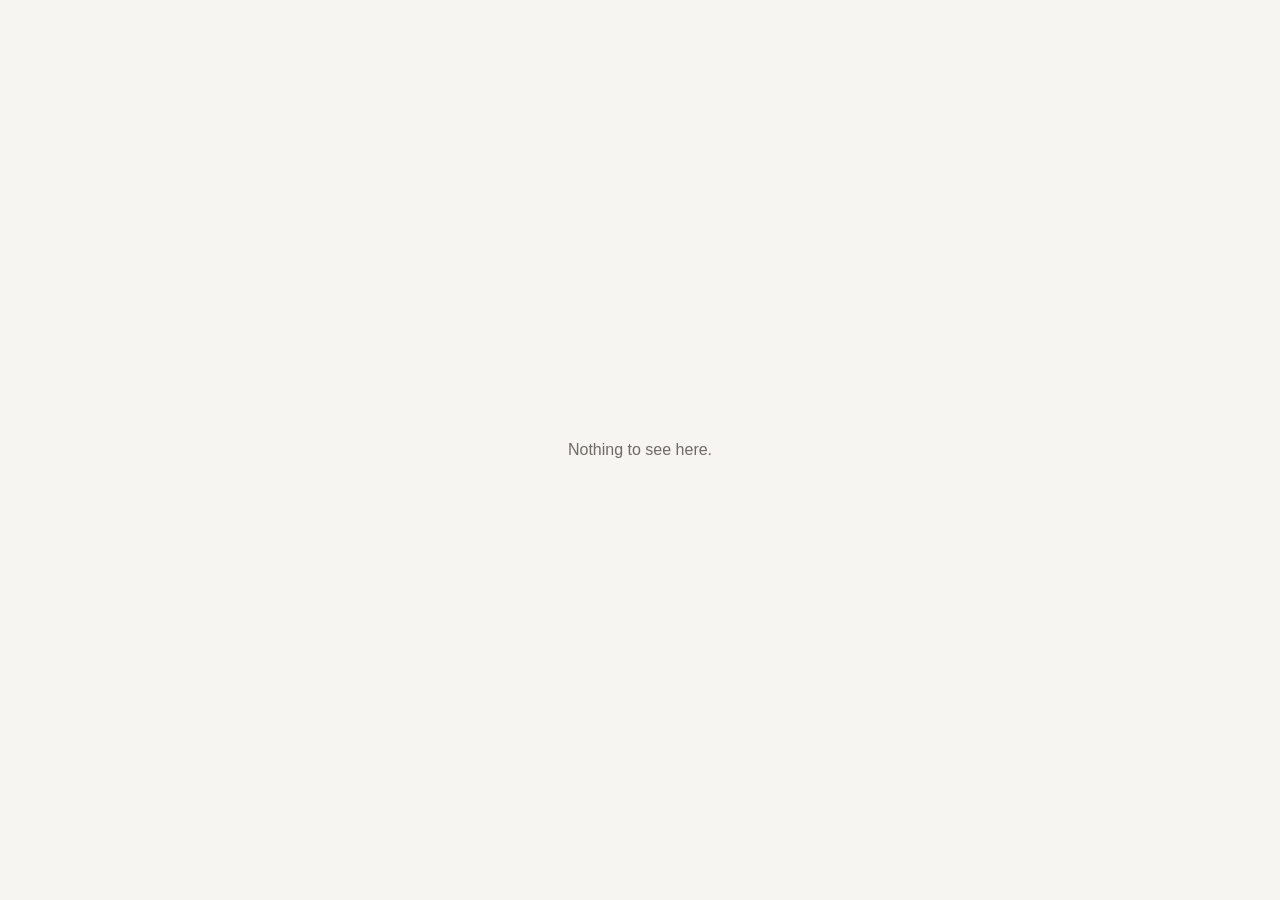
<file: index.html>
<!doctype html>
<html lang="en">
<head>
<meta charset="utf-8">
<meta name="viewport" content="width=device-width, initial-scale=1">
<meta name="robots" content="noindex, nofollow">
<title>The Social Tap</title>
<style>body{margin:0;min-height:100vh;display:grid;place-items:center;background:#f6f5f2;color:#6f6b64;font:16px/1.5 -apple-system,BlinkMacSystemFont,"Segoe UI",sans-serif}@media (prefers-color-scheme:dark){body{background:#161513;color:#9c978e}}</style>
</head>
<body><p>Nothing to see here.</p></body>
</html>
</file>
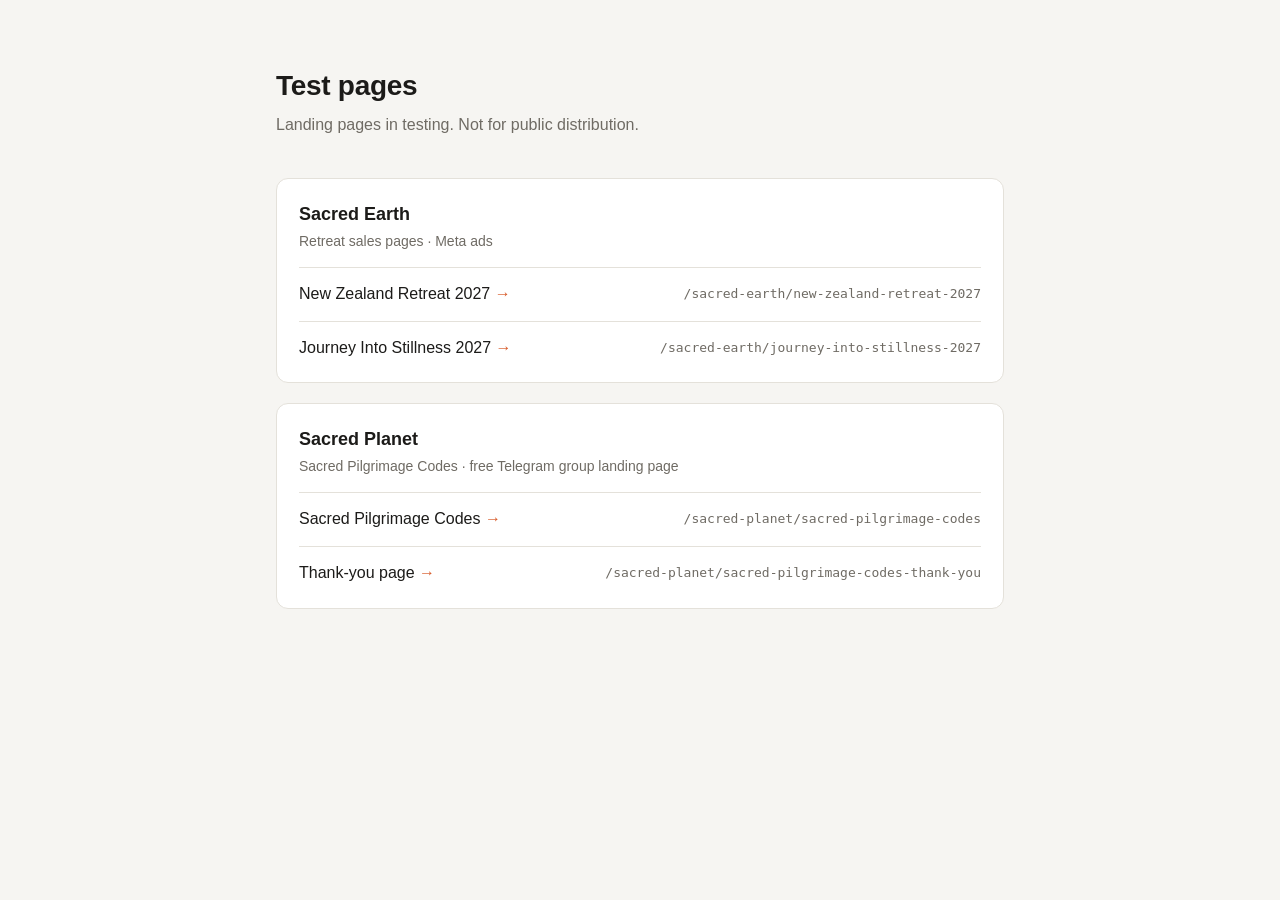
<file: live-mlfaw/index.html>
<!doctype html>
<html lang="en">
<head>
<meta charset="utf-8">
<meta name="viewport" content="width=device-width, initial-scale=1">
<meta name="robots" content="noindex, nofollow">
<title>Test Pages</title>
<style>
  :root {
    --bg: #f6f5f2; --card: #fff; --text: #1c1b19; --muted: #6f6b64; --line: #e4e1da; --accent: #d85c2b;
  }
  @media (prefers-color-scheme: dark) {
    :root { --bg: #161513; --card: #201f1c; --text: #f1eee8; --muted: #9c978e; --line: #33312d; --accent: #f07a4a; }
  }
  * { box-sizing: border-box; }
  body { margin: 0; background: var(--bg); color: var(--text); font: 16px/1.55 -apple-system, BlinkMacSystemFont, "Segoe UI", Inter, sans-serif; }
  main { max-width: 760px; margin: 0 auto; padding: 64px 16px 80px; }
  h1 { font-size: 28px; margin: 0 0 6px; letter-spacing: -.01em; }
  .intro { color: var(--muted); margin: 0 0 40px; }
  .project { background: var(--card); border: 1px solid var(--line); border-radius: 12px; padding: 22px 22px 8px; margin-bottom: 20px; }
  .project h2 { font-size: 18px; margin: 0 0 2px; }
  .project .meta { color: var(--muted); font-size: 14px; margin: 0 0 14px; }
  ul { list-style: none; margin: 0; padding: 0; }
  li { border-top: 1px solid var(--line); }
  li a { display: flex; justify-content: space-between; align-items: center; gap: 16px; padding: 14px 0; color: var(--text); text-decoration: none; }
  li a:hover .name { color: var(--accent); }
  .path { color: var(--muted); font-size: 13px; font-family: ui-monospace, SFMono-Regular, Menlo, monospace; word-break: break-all; text-align: right; }
  .arrow { color: var(--accent); }
  @media (max-width: 520px) { li a { flex-direction: column; align-items: flex-start; gap: 2px; } .path { text-align: left; } }
</style>
</head>
<body>
<main>
  <h1>Test pages</h1>
  <p class="intro">Landing pages in testing. Not for public distribution.</p>

  <!-- To add a project: copy a <section class="project"> block and edit the links. -->
  <section class="project">
    <h2>Sacred Earth</h2>
    <p class="meta">Retreat sales pages · Meta ads</p>
    <ul>
      <li><a href="/sacred-earth/new-zealand-retreat-2027"><span class="name">New Zealand Retreat 2027 <span class="arrow">→</span></span><span class="path">/sacred-earth/new-zealand-retreat-2027</span></a></li>
      <li><a href="/sacred-earth/journey-into-stillness-2027"><span class="name">Journey Into Stillness 2027 <span class="arrow">→</span></span><span class="path">/sacred-earth/journey-into-stillness-2027</span></a></li>
    </ul>
  </section>
  <section class="project">
    <h2>Sacred Planet</h2>
    <p class="meta">Sacred Pilgrimage Codes · free Telegram group landing page</p>
    <ul>
      <li><a href="/sacred-planet/sacred-pilgrimage-codes"><span class="name">Sacred Pilgrimage Codes <span class="arrow">→</span></span><span class="path">/sacred-planet/sacred-pilgrimage-codes</span></a></li>
      <li><a href="/sacred-planet/sacred-pilgrimage-codes-thank-you"><span class="name">Thank-you page <span class="arrow">→</span></span><span class="path">/sacred-planet/sacred-pilgrimage-codes-thank-you</span></a></li>
    </ul>
  </section>
</main>
</body>
</html>
</file>
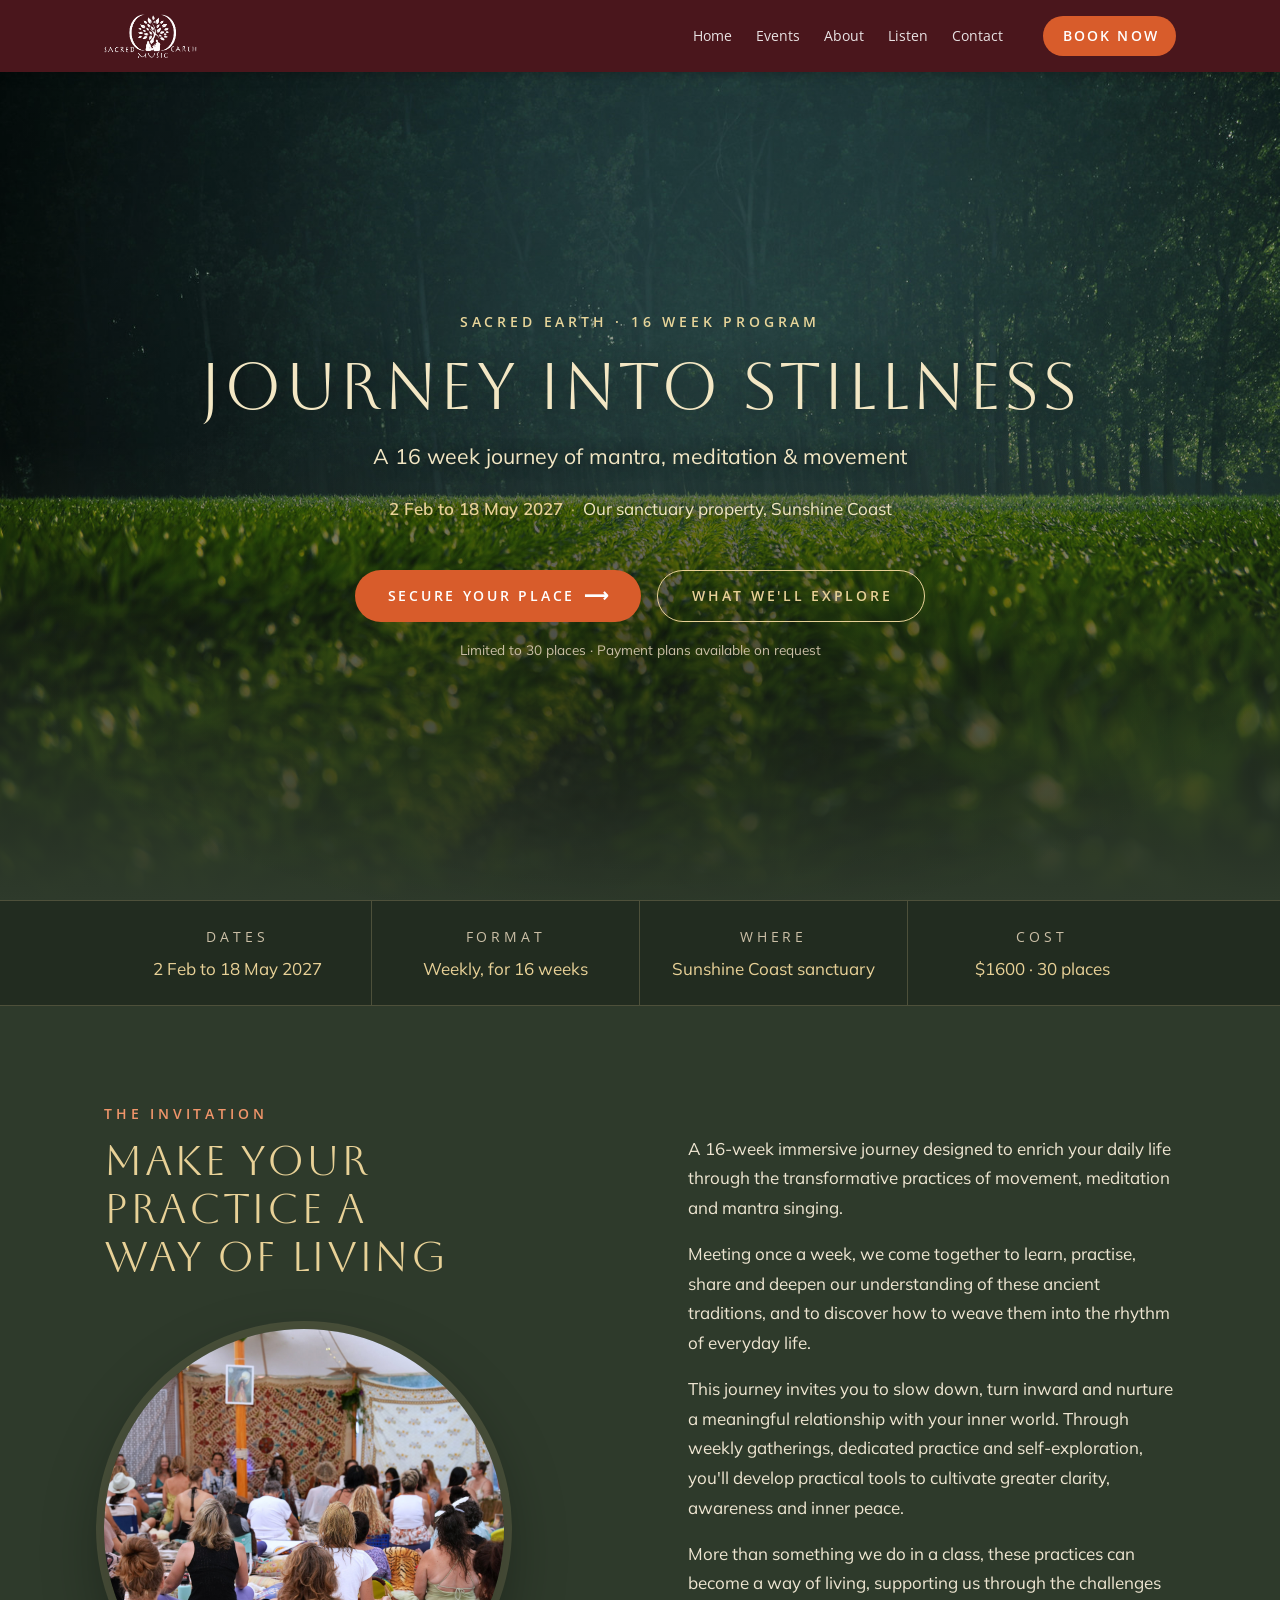
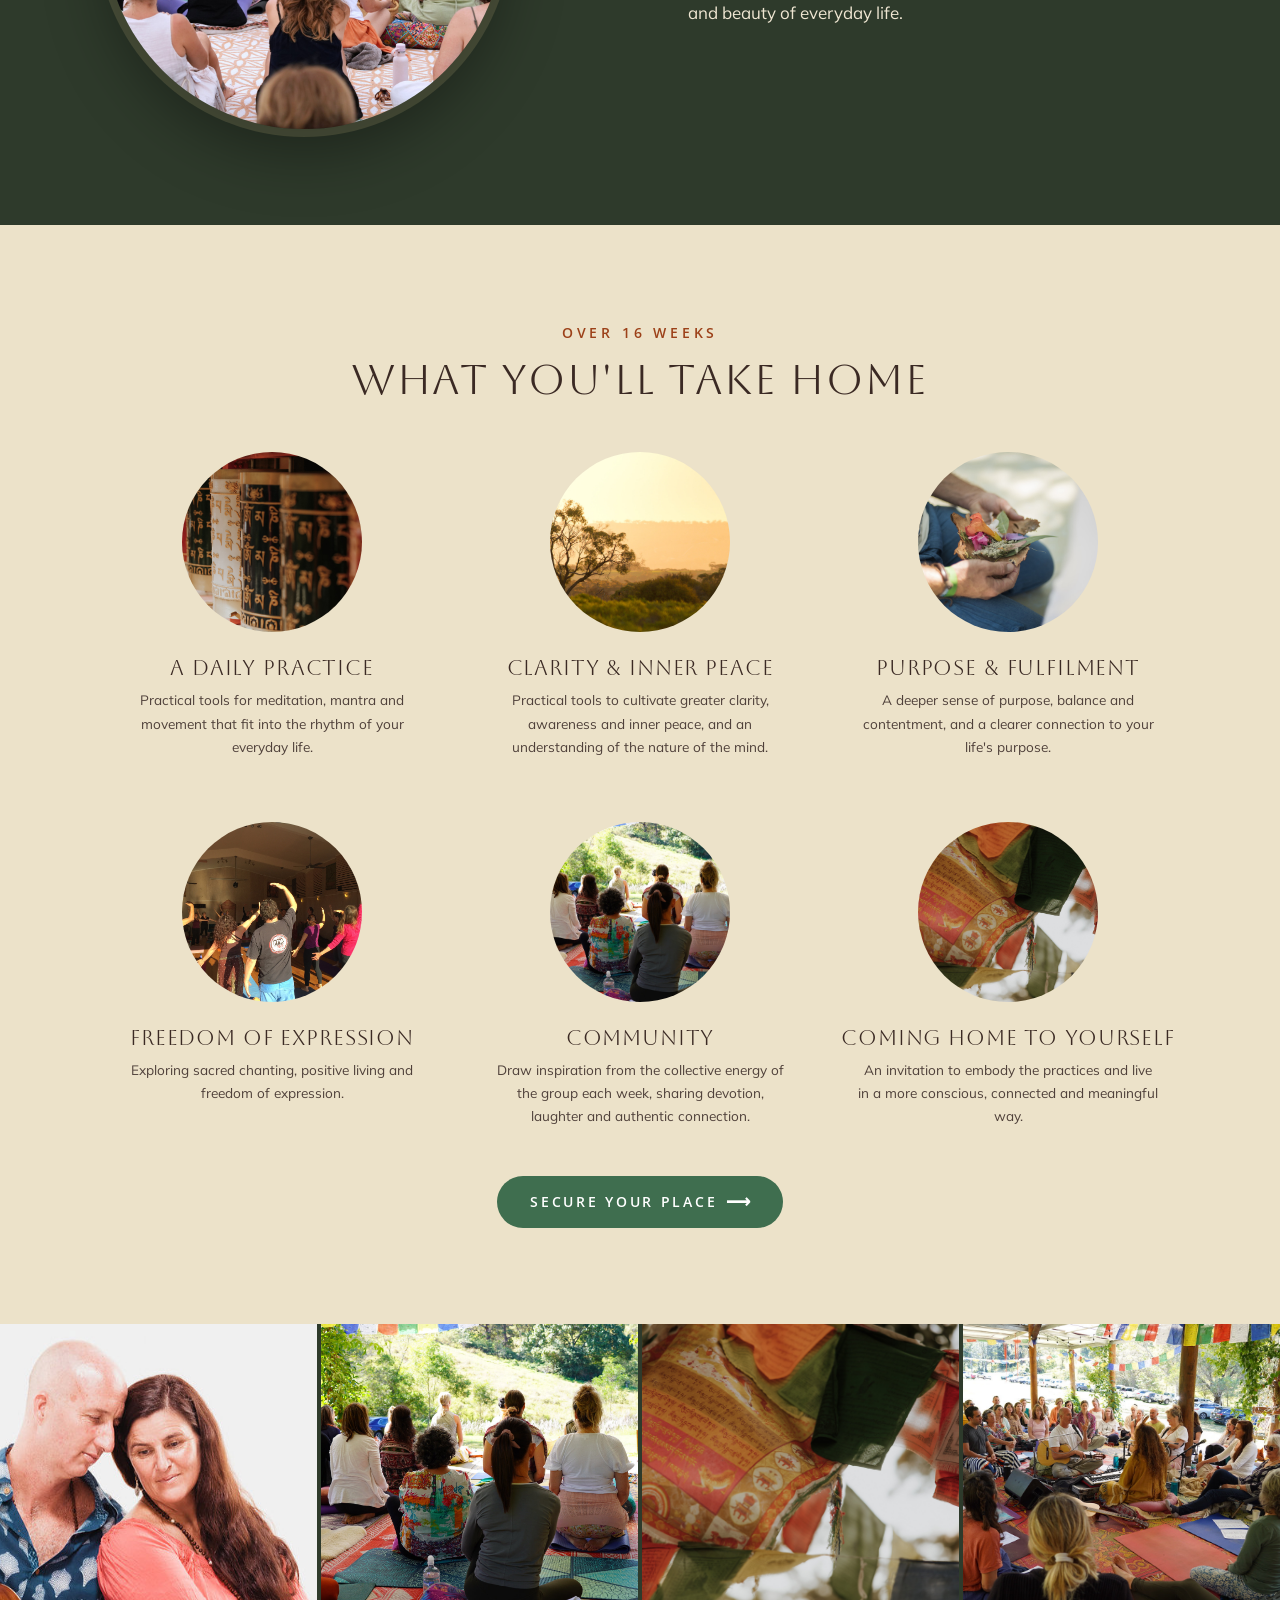
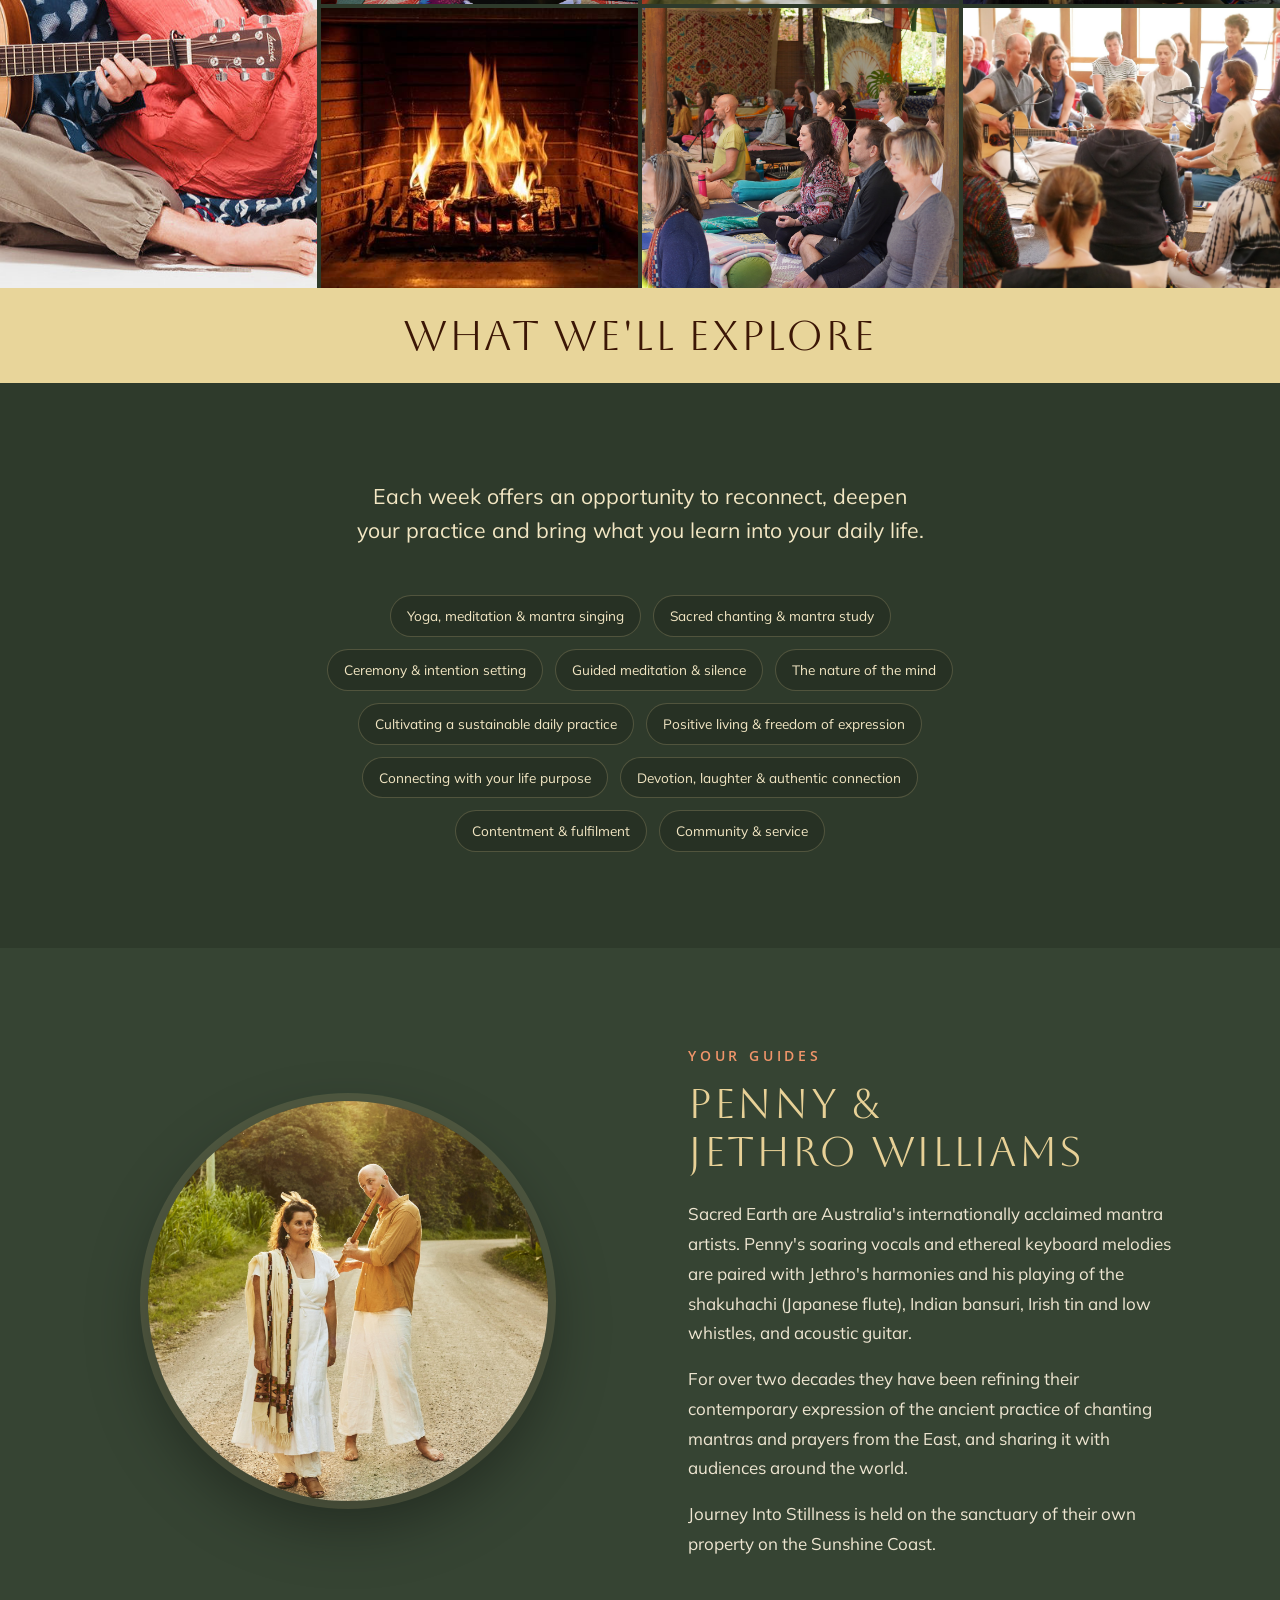
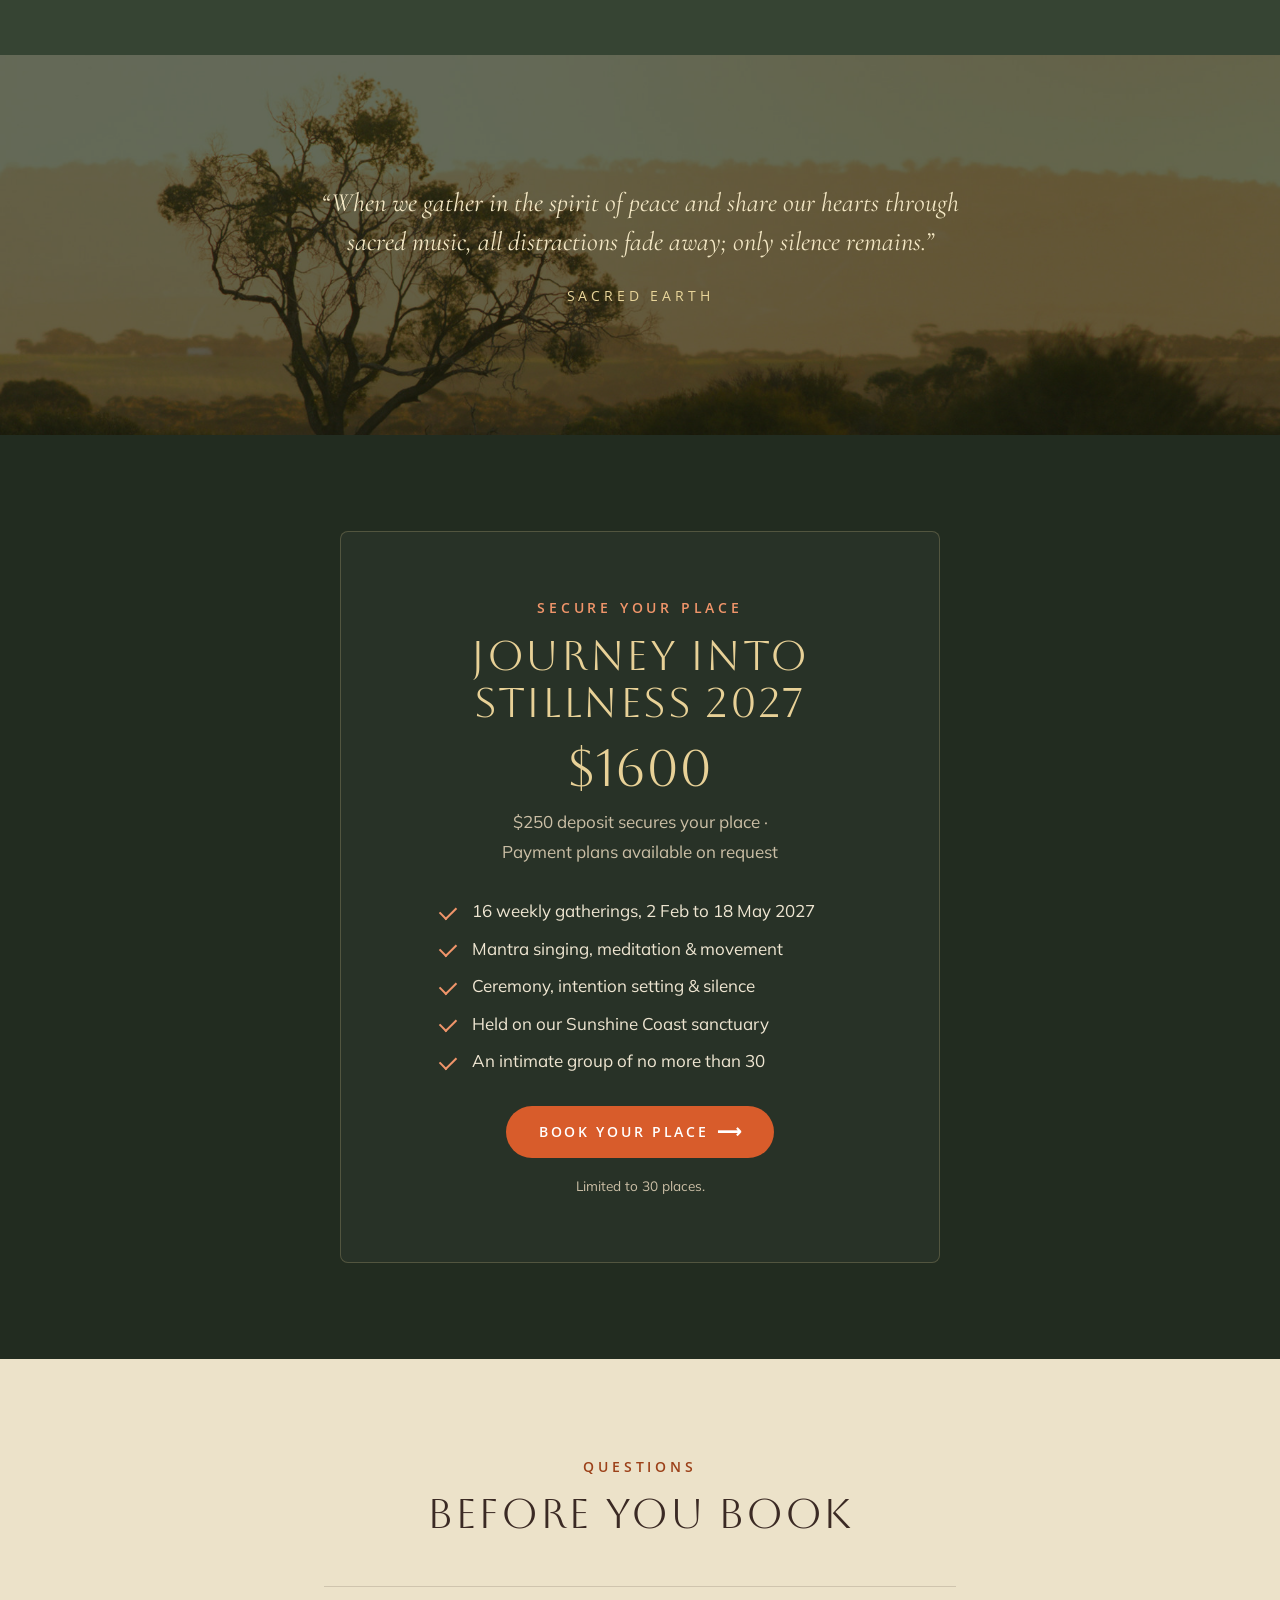
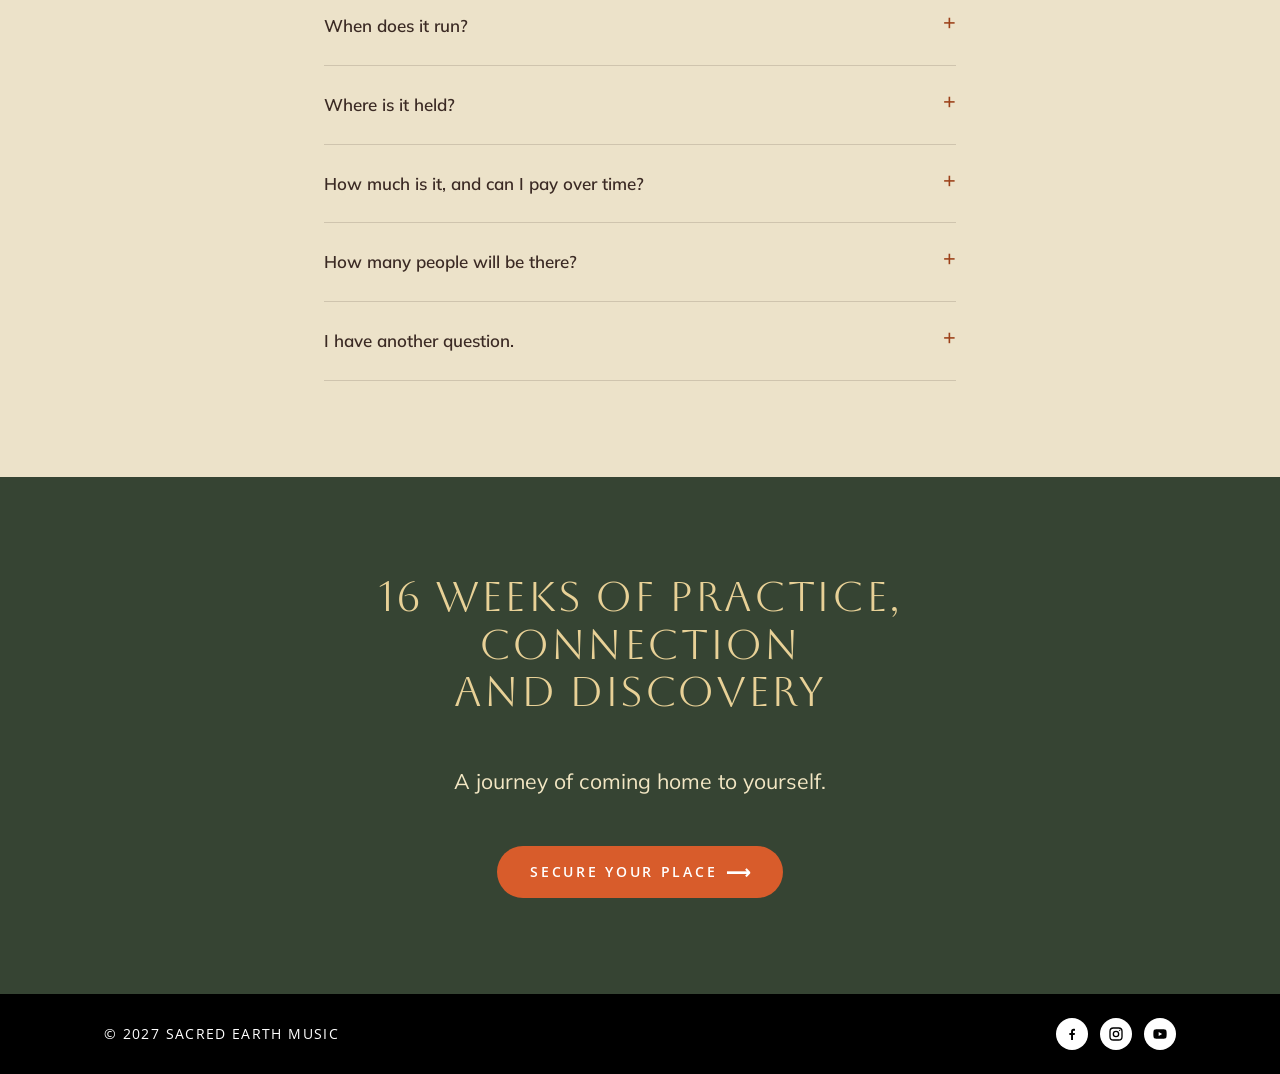
<file: sacred-earth/journey-into-stillness-2027.html>
<!doctype html>
<html lang="en">
<head>
<meta charset="utf-8">
<meta name="viewport" content="width=device-width, initial-scale=1">
<title>Journey Into Stillness 2027 | Sacred Earth, Sunshine Coast</title>
<meta name="description" content="A 16-week journey of mantra, meditation and movement with Penny and Jethro of Sacred Earth on the Sunshine Coast. 2 Feb to 18 May 2027. Limited to 30 places.">
<meta property="og:title" content="Journey Into Stillness 2027: 16 weeks with Sacred Earth">
<meta property="og:description" content="Weekly mantra, meditation and movement on the Sunshine Coast. 2 Feb to 18 May 2027. Limited to 30 places.">
<meta property="og:image" content="https://tests.thesocialtap.org/sacred-earth/images/e7196f.png">
<link rel="preconnect" href="https://fonts.googleapis.com">
<link rel="preconnect" href="https://fonts.gstatic.com" crossorigin>
<link href="https://fonts.googleapis.com/css2?family=Aboreto&family=Cormorant+Garamond:ital@1&family=Mulish:wght@400;600&family=Open+Sans:wght@400;600&display=swap" rel="stylesheet">
<link rel="icon" href="images/favicon.jpg" type="image/jpeg">
<link rel="apple-touch-icon" href="images/favicon.jpg">
<link rel="stylesheet" href="styles.css">
<!-- AD TRACKING: paste Meta Pixel / Google tag here -->
</head>
<body class="theme-forest">

<nav class="site-nav">
  <div class="wrap">
    <a class="logo" href="https://www.sacredearthmusic.com"><img src="images/d92cfa.png" alt="Sacred Earth Music"></a>
    <ul>
      <li><a href="https://www.sacredearthmusic.com">Home</a></li>
      <li><a href="https://www.sacredearthmusic.com/tour-dates">Events</a></li>
      <li><a href="https://www.sacredearthmusic.com/about">About</a></li>
      <li><a href="https://www.sacredearthmusic.com/listen-download">Listen</a></li>
      <li><a href="https://www.sacredearthmusic.com/contact-c24vq">Contact</a></li>
    </ul>
    <a class="btn btn-sm nav-cta" href="#book">Book now</a>
  </div>
</nav>

<!-- HERO -->
<header class="hero">
  <div class="hero-bg" style="background-image:url('images/752bd0.jpg'); --focus: center 40%"></div>
  <div class="hero-inner">
    <span class="label">Sacred Earth · 16 Week Program</span>
    <h1>Journey Into Stillness</h1>
    <p class="sub">A 16 week journey of mantra, meditation &amp; movement</p>
    <p class="meta"><span class="dates">2 Feb to 18 May 2027</span><span class="sep" aria-hidden="true">·</span><span class="where">Our sanctuary property, Sunshine Coast</span></p>
    <div class="btn-row">
      <a class="btn" href="#book">Secure your place <span class="arrow">⟶</span></a>
      <a class="btn btn-ghost" href="#explore">What we'll explore</a>
    </div>
    <p class="note">Limited to 30 places · Payment plans available on request</p>
  </div>
</header>

<!-- KEY FACTS -->
<div class="facts">
  <div class="wrap">
    <div class="fact"><div class="k">Dates</div><div class="v">2 Feb to 18 May 2027</div></div>
    <div class="fact"><div class="k">Format</div><div class="v">Weekly, for 16 weeks</div></div>
    <div class="fact"><div class="k">Where</div><div class="v">Sunshine Coast sanctuary</div></div>
    <div class="fact"><div class="k">Cost</div><div class="v">$1600 · 30 places</div></div>
  </div>
</div>

<!-- INVITATION -->
<section>
  <div class="wrap intro-grid">
    <div class="intro-head">
      <span class="label">The invitation</span>
      <h2>Make your practice a way of living</h2>
    </div>
    <div class="intro-img"><img class="circle circle-lg circle-ring" src="images/16f3d0.jpg" alt="Sacred Earth gathering in the meditation tent" loading="lazy"></div>
    <div class="intro-body">
      <p>A 16-week immersive journey designed to enrich your daily life through the transformative practices of movement, meditation and mantra singing.</p>
      <p>Meeting once a week, we come together to learn, practise, share and deepen our understanding of these ancient traditions, and to discover how to weave them into the rhythm of everyday life.</p>
      <p>This journey invites you to slow down, turn inward and nurture a meaningful relationship with your inner world. Through weekly gatherings, dedicated practice and self-exploration, you'll develop practical tools to cultivate greater clarity, awareness and inner peace.</p>
      <p>More than something we do in a class, these practices can become a way of living, supporting us through the challenges and beauty of everyday life.</p>
    </div>
  </div>
</section>

<!-- OUTCOMES (cream, circle tiles like the homepage) -->
<section class="cream">
  <div class="wrap">
    <div class="section-head">
      <span class="label">Over 16 weeks</span>
      <h2>What you'll take home</h2>
    </div>
    <div class="tiles">
      <div class="tile"><img class="circle" src="images/ead8f6.jpg" alt="Prayer wheels" loading="lazy"><div><h3>A daily practice</h3><p>Practical tools for meditation, mantra and movement that fit into the rhythm of your everyday life.</p></div></div>
      <div class="tile"><img class="circle" src="images/c79d55.jpg" alt="Tree at sunset" loading="lazy"><div><h3>Clarity &amp; inner peace</h3><p>Practical tools to cultivate greater clarity, awareness and inner peace, and an understanding of the nature of the mind.</p></div></div>
      <div class="tile"><img class="circle" src="images/758515.jpeg" alt="Hands holding a flower offering" loading="lazy"><div><h3>Purpose &amp; fulfilment</h3><p>A deeper sense of purpose, balance and contentment, and a clearer connection to your life's purpose.</p></div></div>
      <div class="tile"><img class="circle" src="images/b99d19.jpg" alt="Movement practice" loading="lazy"><div><h3>Freedom of expression</h3><p>Exploring sacred chanting, positive living and freedom of expression.</p></div></div>
      <div class="tile"><img class="circle" src="images/2c78fd.jpg" alt="Group gathering" loading="lazy"><div><h3>Community</h3><p>Draw inspiration from the collective energy of the group each week, sharing devotion, laughter and authentic connection.</p></div></div>
      <div class="tile"><img class="circle" src="images/7fe207.jpg" alt="Prayer flags" loading="lazy"><div><h3>Coming home to yourself</h3><p>An invitation to embody the practices and live in a more conscious, connected and meaningful way.</p></div></div>
    </div>
    <div class="cta-row"><a class="btn btn-green" href="#book">Secure your place <span class="arrow">⟶</span></a></div>
  </div>
</section>

<!-- GALLERY -->
<div class="gallery">
  <img class="tall" src="images/756cb9.jpg" alt="Penny and Jethro with guitar" loading="lazy">
  <img src="images/2c78fd.jpg" alt="Group gathering outdoors" loading="lazy">
  <img src="images/7fe207.jpg" alt="Prayer flags" loading="lazy">
  <img src="images/374916.jpg" alt="Group meditation under the pavilion" loading="lazy">
  <img src="images/eb0662.jpg" alt="Fireside gathering" loading="lazy">
  <img src="images/0c22e5.jpg" alt="Group meditation" loading="lazy">
  <img src="images/ac8d42.jpg" alt="Singing in circle" loading="lazy">
</div>

<!-- TOPICS -->
<div class="band band-head"><h2>What we'll explore</h2></div>
<section id="explore">
  <div class="narrow center">
    <p class="lead" style="margin-bottom:var(--stack)">Each week offers an opportunity to reconnect, deepen your practice and bring what you learn into your daily life.</p>
    <div class="topics">
      <span>Yoga, meditation &amp; mantra singing</span>
      <span>Sacred chanting &amp; mantra study</span>
      <span>Ceremony &amp; intention setting</span>
      <span>Guided meditation &amp; silence</span>
      <span>The nature of the mind</span>
      <span>Cultivating a sustainable daily practice</span>
      <span>Positive living &amp; freedom of expression</span>
      <span>Connecting with your life purpose</span>
      <span>Devotion, laughter &amp; authentic connection</span>
      <span>Contentment &amp; fulfilment</span>
      <span>Community &amp; service</span>
    </div>
  </div>
</section>

<!-- ABOUT -->
<section class="alt">
  <div class="wrap split">
    <div class="split-media"><img class="circle circle-lg circle-ring" src="images/d8f85a.jpg" alt="Penny and Jethro Williams with bansuri flute" style="object-position:36% 30%" loading="lazy"></div>
    <div class="split-copy">
      <span class="label">Your guides</span>
      <h2>Penny &amp; Jethro Williams</h2>
      <p>Sacred Earth are Australia's internationally acclaimed mantra artists. Penny's soaring vocals and ethereal keyboard melodies are paired with Jethro's harmonies and his playing of the shakuhachi (Japanese flute), Indian bansuri, Irish tin and low whistles, and acoustic guitar.</p>
      <p>For over two decades they have been refining their contemporary expression of the ancient practice of chanting mantras and prayers from the East, and sharing it with audiences around the world.</p>
      <p>Journey Into Stillness is held on the sanctuary of their own property on the Sunshine Coast.</p>
    </div>
  </div>
</section>

<!-- QUOTE -->
<div class="quote" style="background-image:url('images/c79d55.jpg')">
  <blockquote>“When we gather in the spirit of peace and share our hearts through sacred music, all distractions fade away; only silence remains.”
    <cite>Sacred Earth</cite>
  </blockquote>
</div>

<!-- BOOK -->
<section class="deep" id="book">
  <div class="wrap">
    <div class="panel">
      <span class="label">Secure your place</span>
      <h2>Journey Into Stillness 2027</h2>
      <p class="price">$1600</p>
      <p class="price-note">$250 deposit secures your place · Payment plans available on request</p>
      <ul class="checks one-col">
        <li>16 weekly gatherings, 2 Feb to 18 May 2027</li>
        <li>Mantra singing, meditation &amp; movement</li>
        <li>Ceremony, intention setting &amp; silence</li>
        <li>Held on our Sunshine Coast sanctuary</li>
        <li>An intimate group of no more than 30</li>
      </ul>
      <a class="btn" href="https://www.sacredearthmusic.com/journey-into-stillness-form-2027">Book your place <span class="arrow">⟶</span></a>
      <p class="small">Limited to 30 places.</p>
    </div>
  </div>
</section>

<!-- FAQ (cream) -->
<section class="cream">
  <div class="narrow faq">
    <div class="section-head">
      <span class="label">Questions</span>
      <h2>Before you book</h2>
    </div>
    <details><summary>When does it run?</summary><p>Once a week for 16 weeks, from 2 February to 18 May 2027.</p></details>
    <details><summary>Where is it held?</summary><p>On the sanctuary of Penny and Jethro's property on the Sunshine Coast, Queensland.</p></details>
    <details><summary>How much is it, and can I pay over time?</summary><p>The full program is $1600. A $250 deposit secures your place, and payment plans are available on request.</p></details>
    <details><summary>How many people will be there?</summary><p>The group is limited to 30 places.</p></details>
    <details><summary>I have another question.</summary><p>We'd love to hear from you. <a href="https://www.sacredearthmusic.com/contact-c24vq">Contact Sacred Earth</a>.</p></details>
  </div>
</section>

<!-- FINAL CTA -->
<section class="alt center">
  <div class="narrow">
    <div class="section-head">
      <h2>16 weeks of practice, connection and discovery</h2>
    </div>
    <p class="lead">A journey of coming home to yourself.</p>
    <div class="cta-row"><a class="btn" href="https://www.sacredearthmusic.com/journey-into-stillness-form-2027">Secure your place <span class="arrow">⟶</span></a></div>
  </div>
</section>

<footer>
  <div class="wrap">
    <span>© 2027 SACRED EARTH MUSIC</span>
    <span class="social">
      <a href="https://www.facebook.com/sacredearthmusic/" aria-label="Facebook"><svg viewBox="0 0 24 24" fill="currentColor"><path d="M13.5 21v-7.5h2.5l.4-3h-2.9V8.6c0-.9.3-1.5 1.5-1.5h1.5V4.4c-.3 0-1.2-.1-2.2-.1-2.2 0-3.7 1.3-3.7 3.8v2.4H8v3h2.6V21h2.9z"/></svg></a>
      <a href="https://www.instagram.com/sacredearthmusic/" aria-label="Instagram"><svg viewBox="0 0 24 24" fill="none" stroke="currentColor" stroke-width="2"><rect x="3" y="3" width="18" height="18" rx="5"/><circle cx="12" cy="12" r="4"/><circle cx="17.5" cy="6.5" r="1" fill="currentColor" stroke="none"/></svg></a>
      <a href="https://www.youtube.com/sacredearthmusic" aria-label="YouTube"><svg viewBox="0 0 24 24" fill="currentColor"><path d="M21.6 7.2a2.5 2.5 0 0 0-1.8-1.8C18.2 5 12 5 12 5s-6.2 0-7.8.4A2.5 2.5 0 0 0 2.4 7.2 26 26 0 0 0 2 12a26 26 0 0 0 .4 4.8 2.5 2.5 0 0 0 1.8 1.8C5.8 19 12 19 12 19s6.2 0 7.8-.4a2.5 2.5 0 0 0 1.8-1.8A26 26 0 0 0 22 12a26 26 0 0 0-.4-4.8zM10 15V9l5.2 3L10 15z"/></svg></a>
    </span>
  </div>
</footer>


</body>
</html>
</file>
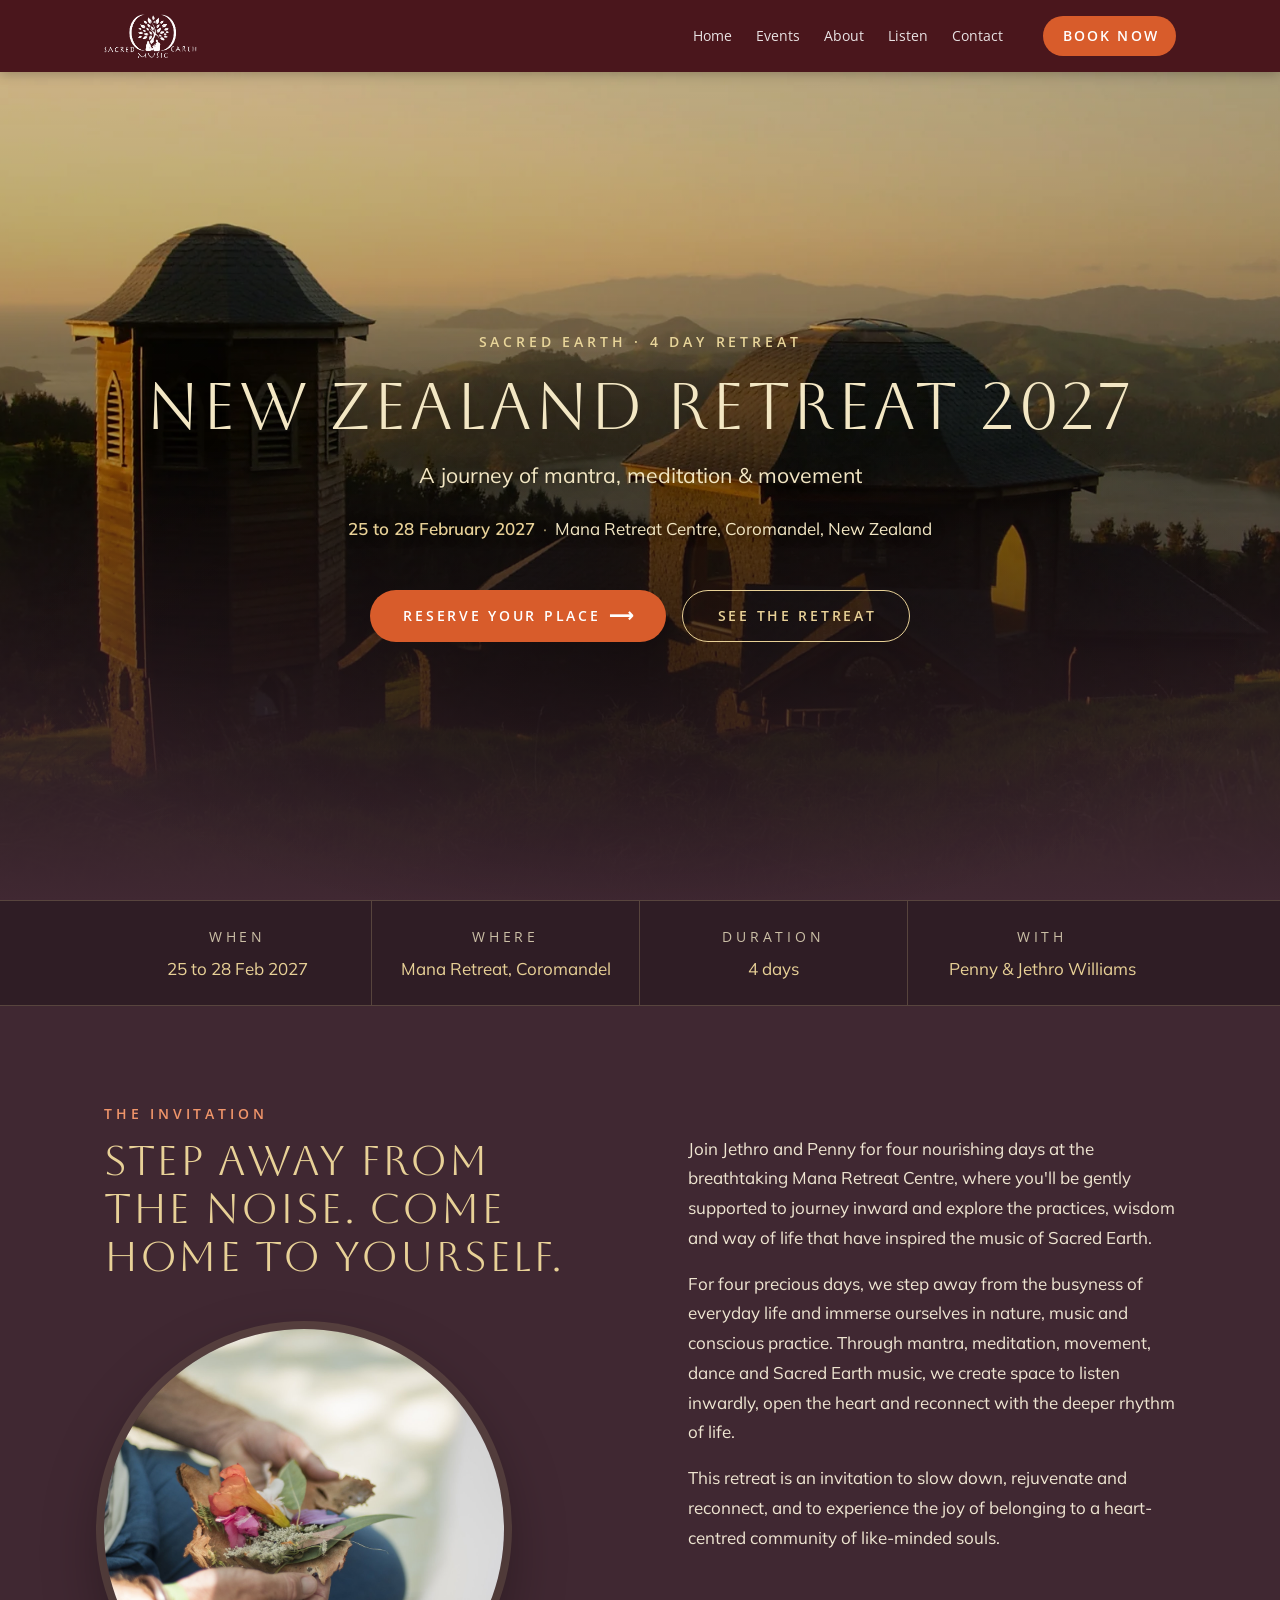
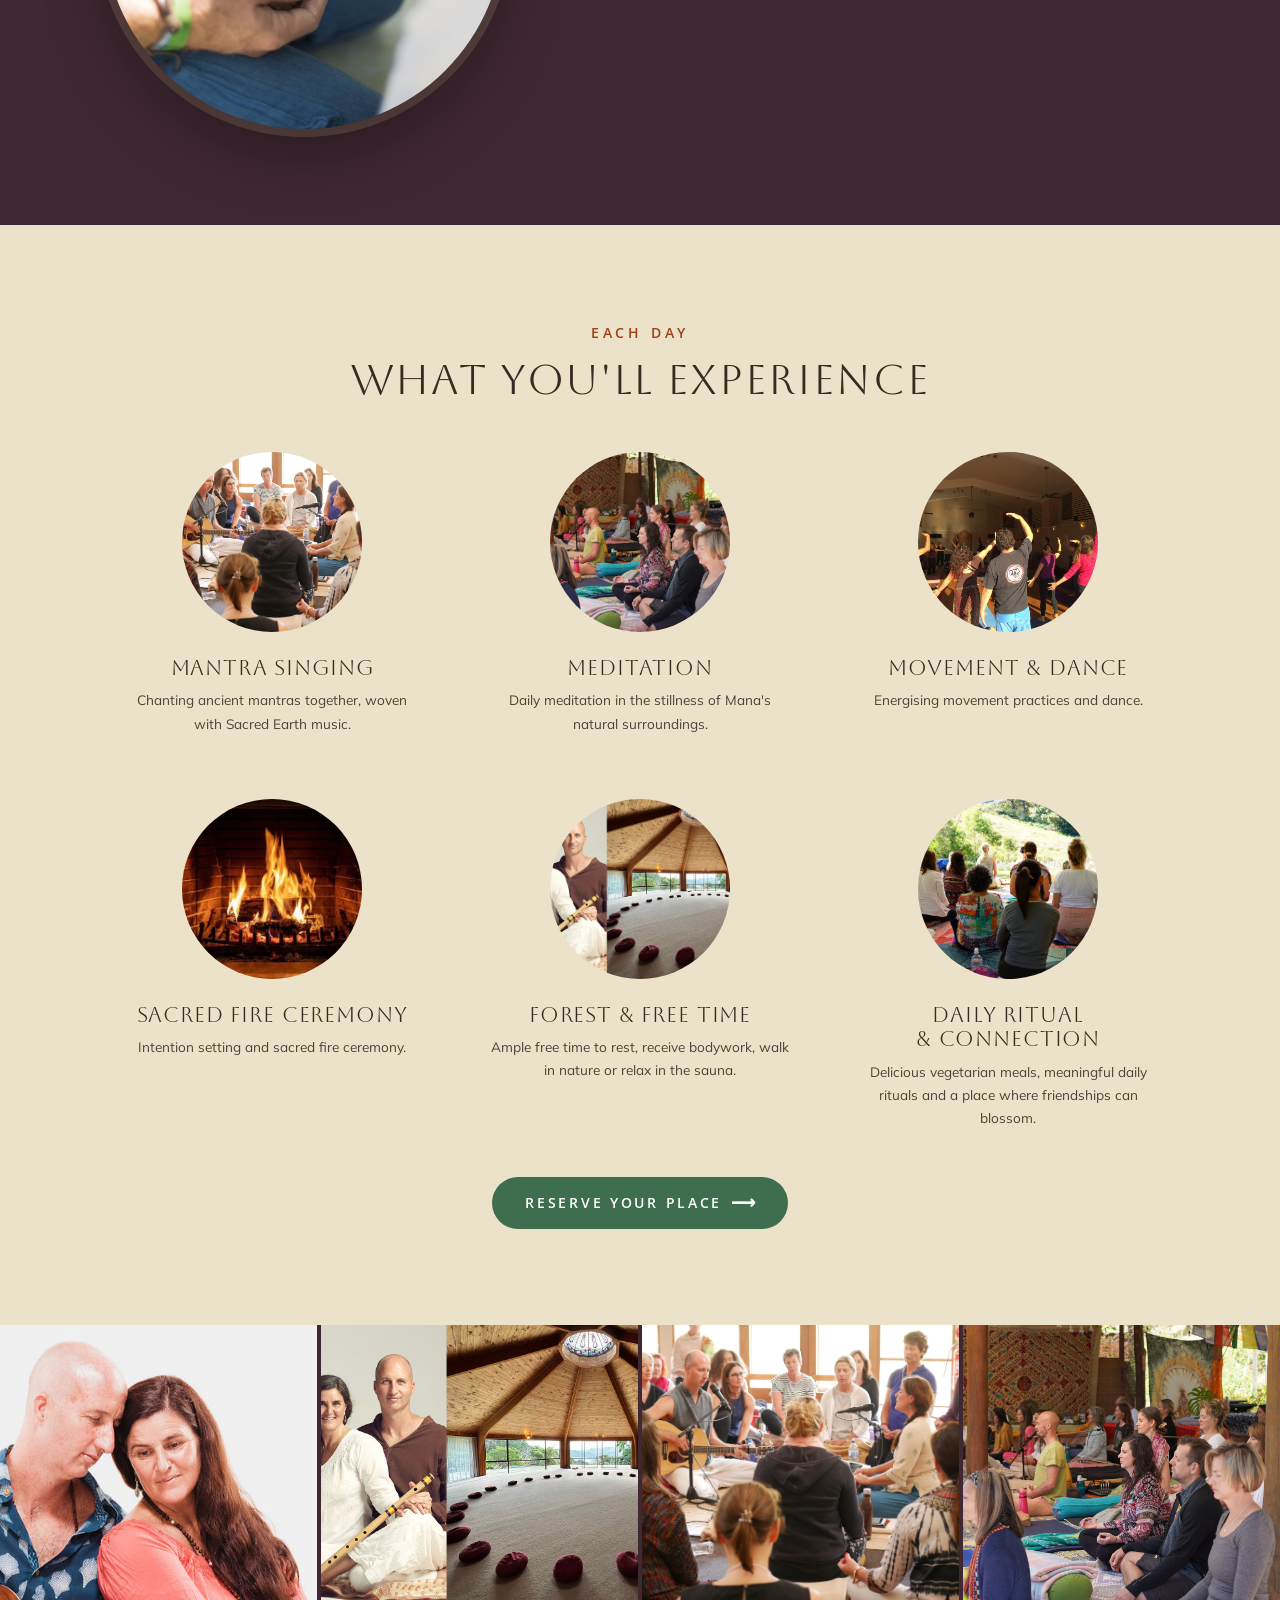
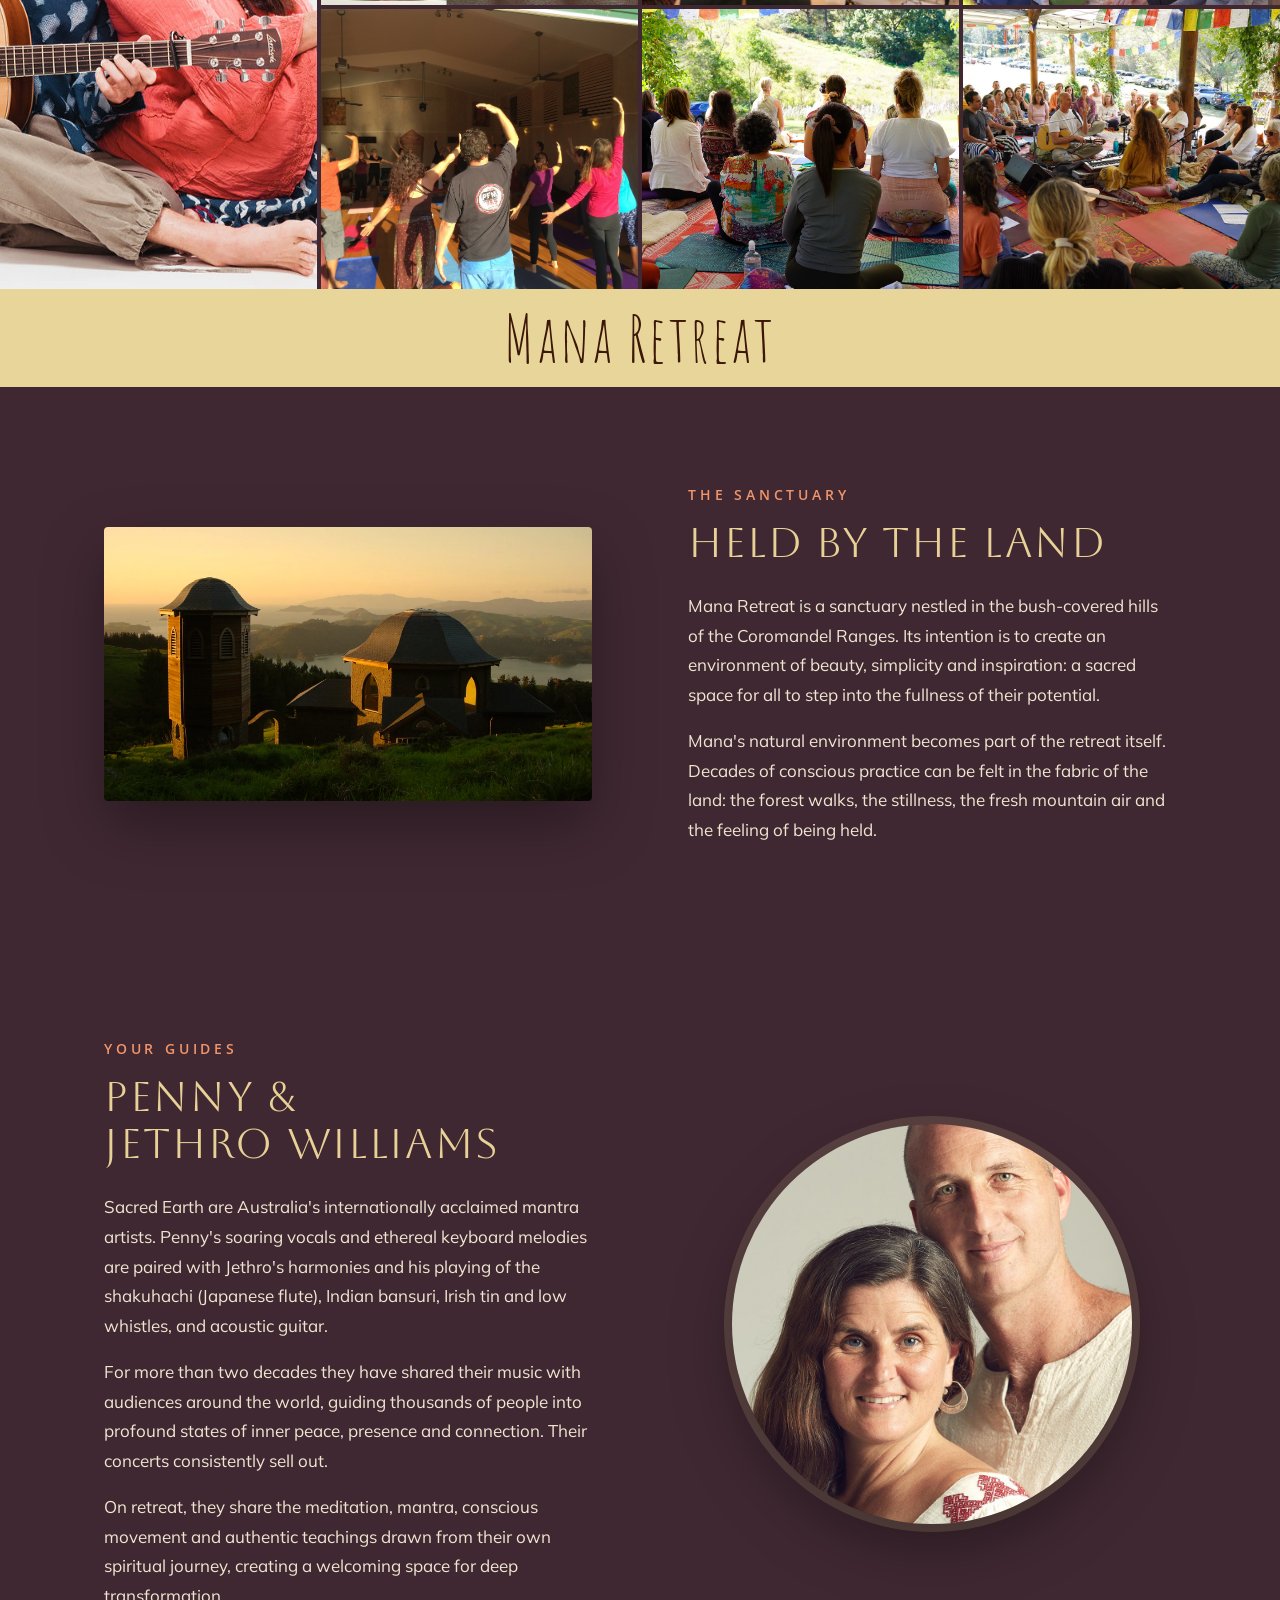
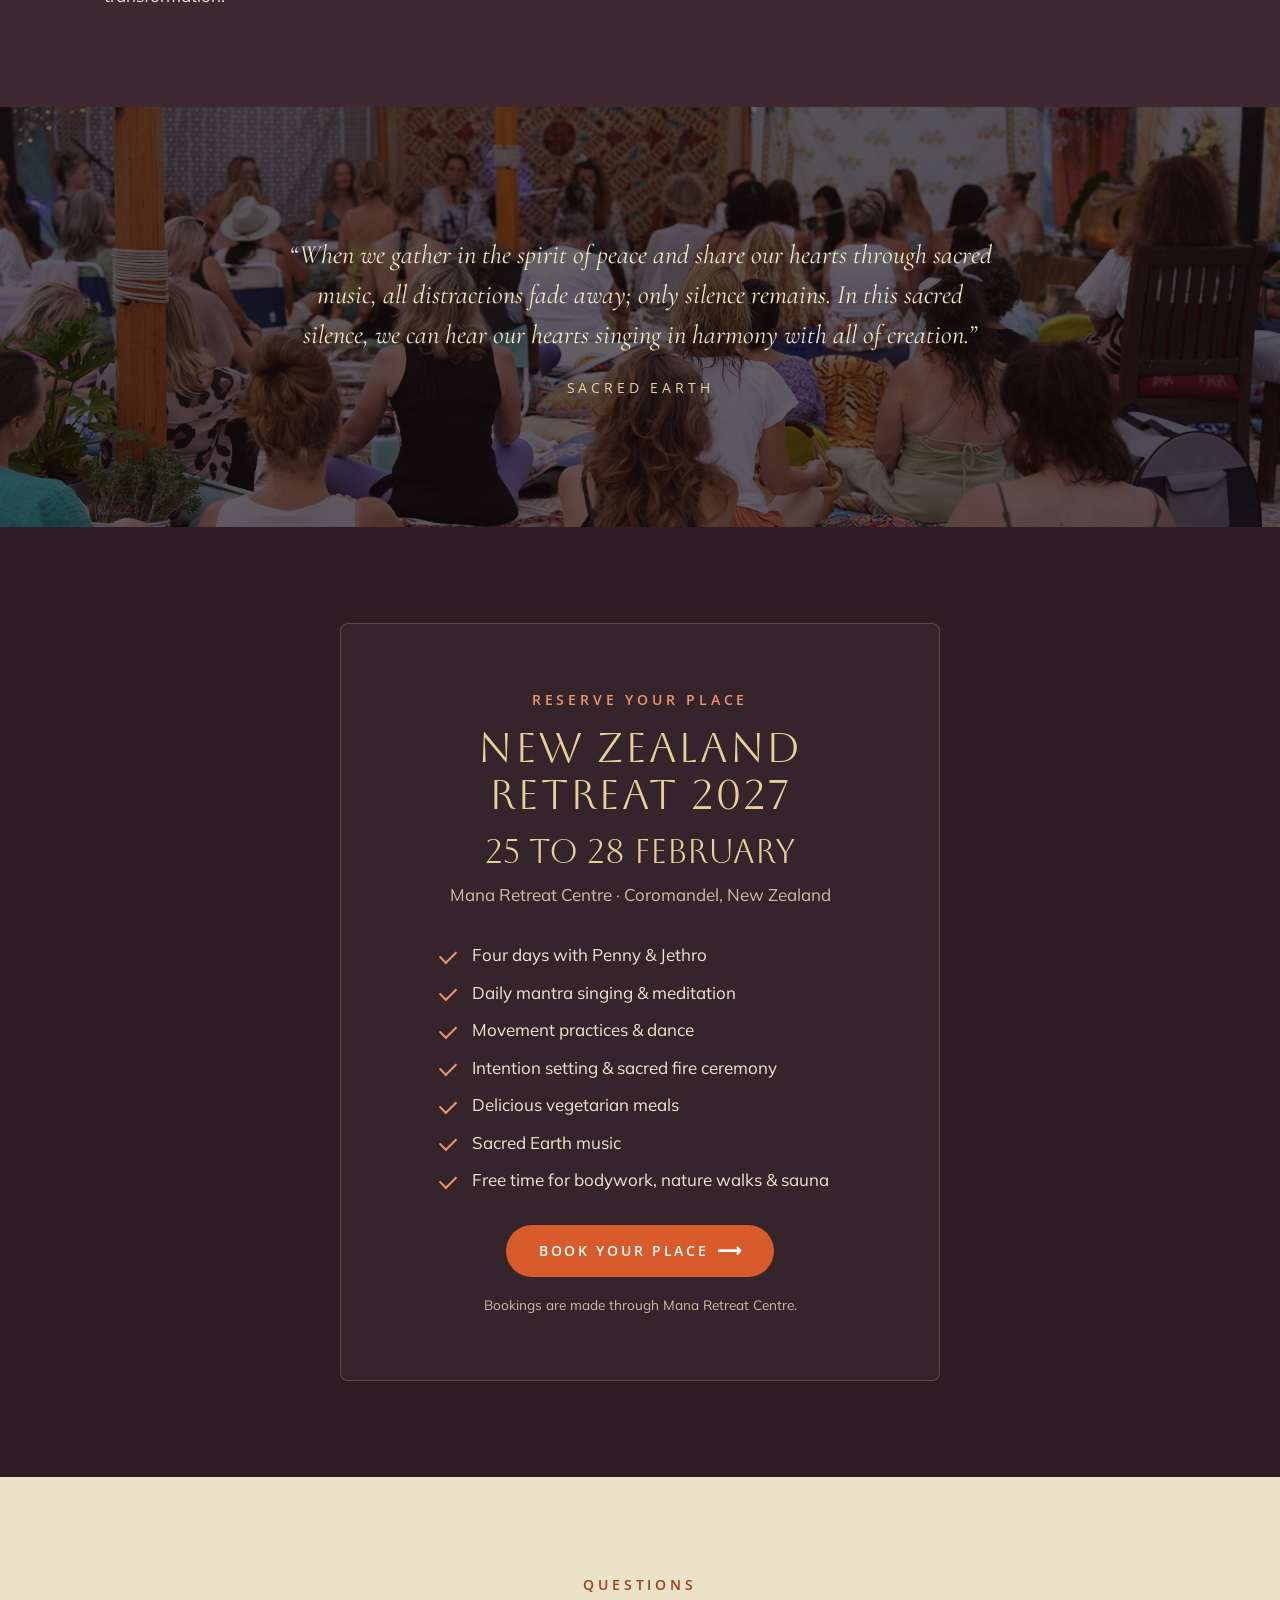
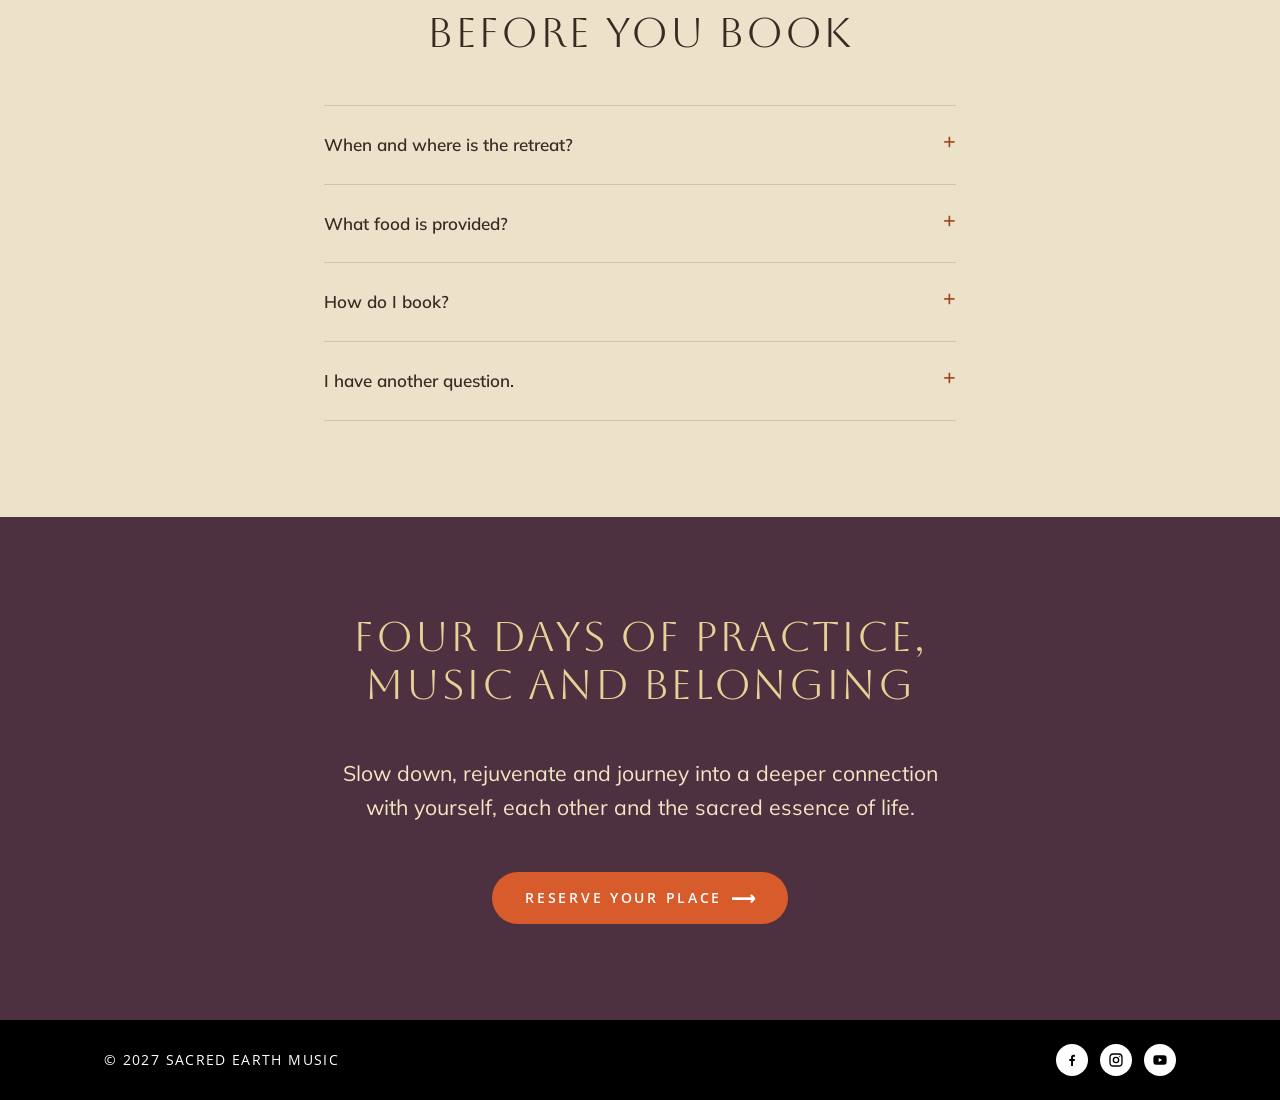
<file: sacred-earth/new-zealand-retreat-2027.html>
<!doctype html>
<html lang="en">
<head>
<meta charset="utf-8">
<meta name="viewport" content="width=device-width, initial-scale=1">
<title>New Zealand Retreat 2027 | Sacred Earth at Mana Retreat</title>
<meta name="description" content="Join Penny and Jethro of Sacred Earth for four days of mantra, meditation, movement and music at Mana Retreat Centre, Coromandel, New Zealand. 25 to 28 February 2027.">
<meta property="og:title" content="Sacred Earth New Zealand Retreat 2027 at Mana Retreat Centre">
<meta property="og:description" content="Four days of mantra, meditation, movement and Sacred Earth music in the Coromandel Ranges. 25 to 28 February 2027.">
<meta property="og:image" content="https://tests.thesocialtap.org/sacred-earth/images/b464ca.jpg">
<link rel="preconnect" href="https://fonts.googleapis.com">
<link rel="preconnect" href="https://fonts.gstatic.com" crossorigin>
<link href="https://fonts.googleapis.com/css2?family=Aboreto&family=Amatic+SC:wght@400&family=Cormorant+Garamond:ital@1&family=Mulish:wght@400;600&family=Open+Sans:wght@400;600&display=swap" rel="stylesheet">
<link rel="icon" href="images/favicon.jpg" type="image/jpeg">
<link rel="apple-touch-icon" href="images/favicon.jpg">
<link rel="stylesheet" href="styles.css">
<!-- AD TRACKING: paste Meta Pixel / Google tag here -->
</head>
<body>

<nav class="site-nav">
  <div class="wrap">
    <a class="logo" href="https://www.sacredearthmusic.com"><img src="images/d92cfa.png" alt="Sacred Earth Music"></a>
    <ul>
      <li><a href="https://www.sacredearthmusic.com">Home</a></li>
      <li><a href="https://www.sacredearthmusic.com/tour-dates">Events</a></li>
      <li><a href="https://www.sacredearthmusic.com/about">About</a></li>
      <li><a href="https://www.sacredearthmusic.com/listen-download">Listen</a></li>
      <li><a href="https://www.sacredearthmusic.com/contact-c24vq">Contact</a></li>
    </ul>
    <a class="btn btn-sm nav-cta" href="#book">Book now</a>
  </div>
</nav>

<!-- HERO -->
<header class="hero">
  <div class="hero-bg" style="background-image:url('images/1486ab.webp'); --focus-m: 10% center"></div>
  <div class="hero-inner">
    <span class="label">Sacred Earth · 4 Day Retreat</span>
    <h1>New Zealand Retreat 2027</h1>
    <p class="sub">A journey of mantra, meditation &amp; movement</p>
    <p class="meta"><span class="dates">25 to 28 February 2027</span><span class="sep" aria-hidden="true">·</span><span class="where">Mana Retreat Centre, Coromandel, New Zealand</span></p>
    <div class="btn-row">
      <a class="btn" href="#book">Reserve your place <span class="arrow">⟶</span></a>
      <a class="btn btn-ghost" href="#experience">See the retreat</a>
    </div>
  </div>
</header>

<!-- KEY FACTS -->
<div class="facts">
  <div class="wrap">
    <div class="fact"><div class="k">When</div><div class="v">25 to 28 Feb 2027</div></div>
    <div class="fact"><div class="k">Where</div><div class="v">Mana Retreat, Coromandel</div></div>
    <div class="fact"><div class="k">Duration</div><div class="v">4 days</div></div>
    <div class="fact"><div class="k">With</div><div class="v">Penny &amp; Jethro Williams</div></div>
  </div>
</div>

<!-- INVITATION -->
<section>
  <div class="wrap intro-grid">
    <div class="intro-head">
      <span class="label">The invitation</span>
      <h2>Step away from the noise. Come home to yourself.</h2>
    </div>
    <div class="intro-img"><img class="circle circle-lg circle-ring" src="images/758515.jpeg" alt="Hands holding a flower offering" loading="lazy"></div>
    <div class="intro-body">
      <p>Join Jethro and Penny for four nourishing days at the breathtaking Mana Retreat Centre, where you'll be gently supported to journey inward and explore the practices, wisdom and way of life that have inspired the music of Sacred Earth.</p>
      <p>For four precious days, we step away from the busyness of everyday life and immerse ourselves in nature, music and conscious practice. Through mantra, meditation, movement, dance and Sacred Earth music, we create space to listen inwardly, open the heart and reconnect with the deeper rhythm of life.</p>
      <p>This retreat is an invitation to slow down, rejuvenate and reconnect, and to experience the joy of belonging to a heart-centred community of like-minded souls.</p>
    </div>
  </div>
</section>

<!-- EXPERIENCE (cream, circle tiles like the homepage) -->
<section class="cream" id="experience">
  <div class="wrap">
    <div class="section-head">
      <span class="label">Each day</span>
      <h2>What you'll experience</h2>
    </div>
    <div class="tiles">
      <div class="tile"><img class="circle" src="images/ac8d42.jpg" alt="Singing mantra in a circle" loading="lazy"><div><h3>Mantra singing</h3><p>Chanting ancient mantras together, woven with Sacred Earth music.</p></div></div>
      <div class="tile"><img class="circle" src="images/0c22e5.jpg" alt="Group meditation" loading="lazy"><div><h3>Meditation</h3><p>Daily meditation in the stillness of Mana's natural surroundings.</p></div></div>
      <div class="tile"><img class="circle" src="images/b99d19.jpg" alt="Movement and dance" loading="lazy"><div><h3>Movement &amp; dance</h3><p>Energising movement practices and dance.</p></div></div>
      <div class="tile"><img class="circle" src="images/eb0662.jpg" alt="Fire" loading="lazy"><div><h3>Sacred fire ceremony</h3><p>Intention setting and sacred fire ceremony.</p></div></div>
      <div class="tile"><img class="circle" src="images/24f286.jpg" alt="Meditation hall" style="object-position:right" loading="lazy"><div><h3>Forest &amp; free time</h3><p>Ample free time to rest, receive bodywork, walk in nature or relax in the sauna.</p></div></div>
      <div class="tile"><img class="circle" src="images/2c78fd.jpg" alt="Community gathering outdoors" loading="lazy"><div><h3>Daily ritual &amp; connection</h3><p>Delicious vegetarian meals, meaningful daily rituals and a place where friendships can blossom.</p></div></div>
    </div>
    <div class="cta-row"><a class="btn btn-green" href="#book">Reserve your place <span class="arrow">⟶</span></a></div>
  </div>
</section>

<!-- GALLERY -->
<div class="gallery">
  <img class="tall" src="images/756cb9.jpg" alt="Penny and Jethro with guitar" loading="lazy">
  <img src="images/24f286.jpg" alt="Retreat sanctuary and meditation hall" style="object-position:right" loading="lazy">
  <img src="images/ac8d42.jpg" alt="Sacred Earth retreat circle" loading="lazy">
  <img src="images/0c22e5.jpg" alt="Retreat participants in meditation" loading="lazy">
  <img src="images/b99d19.jpg" alt="Movement and dance practice" loading="lazy">
  <img src="images/2c78fd.jpg" alt="Gathering outdoors" loading="lazy">
  <img src="images/374916.jpg" alt="Group meditation under the pavilion" loading="lazy">
</div>

<!-- MANA -->
<div class="band"><h2>Mana Retreat</h2></div>
<section>
  <div class="wrap split">
    <div class="split-media"><img class="rect" src="images/1486ab.webp" alt="Sunset over the Coromandel at Mana Retreat" loading="lazy"></div>
    <div class="split-copy">
      <span class="label">The sanctuary</span>
      <h2>Held by the land</h2>
      <p>Mana Retreat is a sanctuary nestled in the bush-covered hills of the Coromandel Ranges. Its intention is to create an environment of beauty, simplicity and inspiration: a sacred space for all to step into the fullness of their potential.</p>
      <p>Mana's natural environment becomes part of the retreat itself. Decades of conscious practice can be felt in the fabric of the land: the forest walks, the stillness, the fresh mountain air and the feeling of being held.</p>
    </div>
  </div>
</section>

<!-- ABOUT -->
<section>
  <div class="wrap split reverse">
    <div class="split-media"><img class="circle circle-lg circle-ring" src="images/99c570.jpg" alt="Penny and Jethro Williams" style="object-position:center 30%" loading="lazy"></div>
    <div class="split-copy">
      <span class="label">Your guides</span>
      <h2>Penny &amp; Jethro Williams</h2>
      <p>Sacred Earth are Australia's internationally acclaimed mantra artists. Penny's soaring vocals and ethereal keyboard melodies are paired with Jethro's harmonies and his playing of the shakuhachi (Japanese flute), Indian bansuri, Irish tin and low whistles, and acoustic guitar.</p>
      <p>For more than two decades they have shared their music with audiences around the world, guiding thousands of people into profound states of inner peace, presence and connection. Their concerts consistently sell out.</p>
      <p>On retreat, they share the meditation, mantra, conscious movement and authentic teachings drawn from their own spiritual journey, creating a welcoming space for deep transformation.</p>
    </div>
  </div>
</section>

<!-- QUOTE -->
<div class="quote" style="background-image:url('images/16f3d0.jpg')">
  <blockquote>“When we gather in the spirit of peace and share our hearts through sacred music, all distractions fade away; only silence remains. In this sacred silence, we can hear our hearts singing in harmony with all of creation.”
    <cite>Sacred Earth</cite>
  </blockquote>
</div>

<!-- BOOK -->
<section class="deep" id="book">
  <div class="wrap">
    <div class="panel">
      <span class="label">Reserve your place</span>
      <h2>New Zealand Retreat 2027</h2>
      <p class="price date">25 to 28 February</p>
      <p class="price-note">Mana Retreat Centre · Coromandel, New Zealand</p>
      <ul class="checks one-col">
        <li>Four days with Penny &amp; Jethro</li>
        <li>Daily mantra singing &amp; meditation</li>
        <li>Movement practices &amp; dance</li>
        <li>Intention setting &amp; sacred fire ceremony</li>
        <li>Delicious vegetarian meals</li>
        <li>Sacred Earth music</li>
        <li>Free time for bodywork, nature walks &amp; sauna</li>
      </ul>
      <a class="btn" href="https://manaretreat.com/event/sacred-earth-retreat/#tribe-tickets__tickets-form" target="_blank" rel="noopener">Book your place <span class="arrow">⟶</span></a>
      <p class="small">Bookings are made through Mana Retreat Centre.</p>
    </div>
  </div>
</section>

<!-- FAQ (cream) -->
<section class="cream">
  <div class="narrow faq">
    <div class="section-head">
      <span class="label">Questions</span>
      <h2>Before you book</h2>
    </div>
    <details><summary>When and where is the retreat?</summary><p>25 to 28 February 2027 at Mana Retreat Centre, in the bush-covered hills of the Coromandel Ranges, New Zealand.</p></details>
    <details><summary>What food is provided?</summary><p>Delicious vegetarian meals are part of the retreat.</p></details>
    <details><summary>How do I book?</summary><p>Bookings are made directly with Mana Retreat Centre. <a href="https://manaretreat.com/event/sacred-earth-retreat/#tribe-tickets__tickets-form" target="_blank" rel="noopener">Book here</a>.</p></details>
    <details><summary>I have another question.</summary><p>We'd love to hear from you. <a href="https://www.sacredearthmusic.com/contact-c24vq">Contact Sacred Earth</a>.</p></details>
  </div>
</section>

<!-- FINAL CTA -->
<section class="alt center">
  <div class="narrow">
    <div class="section-head">
      <h2>Four days of practice, music and belonging</h2>
    </div>
    <p class="lead">Slow down, rejuvenate and journey into a deeper connection with yourself, each other and the sacred essence of life.</p>
    <div class="cta-row"><a class="btn" href="https://manaretreat.com/event/sacred-earth-retreat/#tribe-tickets__tickets-form" target="_blank" rel="noopener">Reserve your place <span class="arrow">⟶</span></a></div>
  </div>
</section>

<footer>
  <div class="wrap">
    <span>© 2027 SACRED EARTH MUSIC</span>
    <span class="social">
      <a href="https://www.facebook.com/sacredearthmusic/" aria-label="Facebook"><svg viewBox="0 0 24 24" fill="currentColor"><path d="M13.5 21v-7.5h2.5l.4-3h-2.9V8.6c0-.9.3-1.5 1.5-1.5h1.5V4.4c-.3 0-1.2-.1-2.2-.1-2.2 0-3.7 1.3-3.7 3.8v2.4H8v3h2.6V21h2.9z"/></svg></a>
      <a href="https://www.instagram.com/sacredearthmusic/" aria-label="Instagram"><svg viewBox="0 0 24 24" fill="none" stroke="currentColor" stroke-width="2"><rect x="3" y="3" width="18" height="18" rx="5"/><circle cx="12" cy="12" r="4"/><circle cx="17.5" cy="6.5" r="1" fill="currentColor" stroke="none"/></svg></a>
      <a href="https://www.youtube.com/sacredearthmusic" aria-label="YouTube"><svg viewBox="0 0 24 24" fill="currentColor"><path d="M21.6 7.2a2.5 2.5 0 0 0-1.8-1.8C18.2 5 12 5 12 5s-6.2 0-7.8.4A2.5 2.5 0 0 0 2.4 7.2 26 26 0 0 0 2 12a26 26 0 0 0 .4 4.8 2.5 2.5 0 0 0 1.8 1.8C5.8 19 12 19 12 19s6.2 0 7.8-.4a2.5 2.5 0 0 0 1.8-1.8A26 26 0 0 0 22 12a26 26 0 0 0-.4-4.8zM10 15V9l5.2 3L10 15z"/></svg></a>
    </span>
  </div>
</footer>


</body>
</html>
</file>
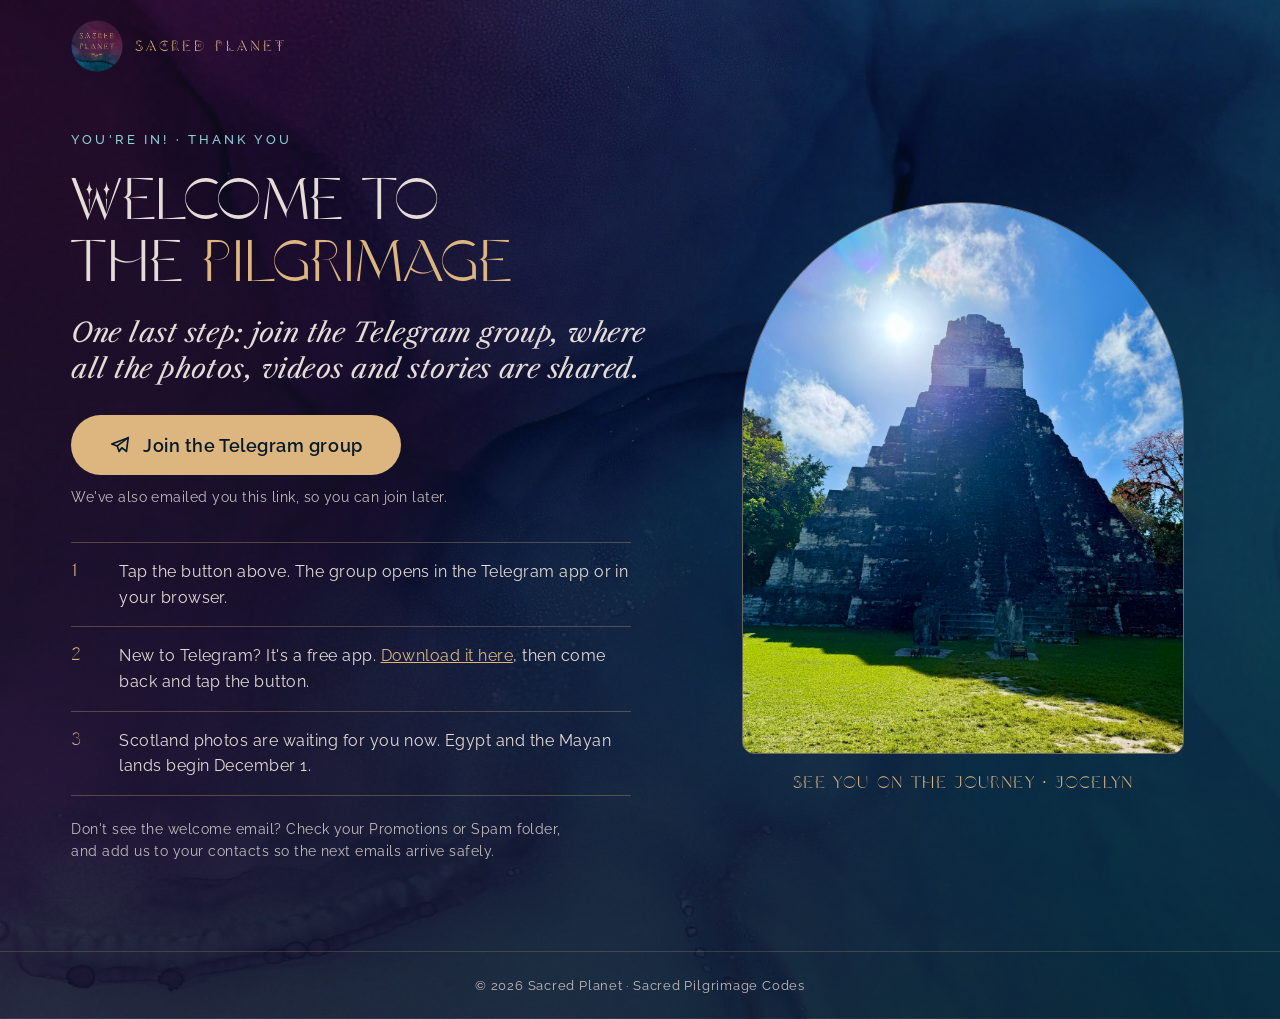
<file: sacred-planet/sacred-pilgrimage-codes-thank-you.html>
<!doctype html>
<html lang="en">
<head>
<meta charset="utf-8">
<meta name="robots" content="noindex, nofollow">
<meta name="viewport" content="width=device-width, initial-scale=1">
<title>Thank You · Sacred Pilgrimage Codes</title>
<meta name="description" content="Welcome to the pilgrimage.">
<link rel="preconnect" href="https://fonts.googleapis.com">
<link rel="stylesheet" href="https://fonts.googleapis.com/css2?family=Raleway:ital,wght@0,400;0,500;0,600;1,400&amp;family=Libre+Caslon+Text:ital@1&amp;display=swap">
<style>
@font-face{font-family:'Nomad';src:url(assets/57f7ff4c6466f3a7722686d4ced9077e.otf) format('opentype');font-display:swap}
.ink-violet{background-color:#04192A;background-image:linear-gradient(rgba(4,25,42,.35),rgba(4,25,42,.75)),url(assets/26df37681b0f5f9a6cccf3dbdea97f2f.jpg);background-size:cover;background-position:center}
body{margin:0;background:#04192A;color:#E5DCD8;font-family:'Raleway',system-ui,sans-serif;letter-spacing:.03em}
a{color:#DDB57F}a:hover{color:#EFD3A6}
.cta{transition:transform .2s ease, box-shadow .2s ease}
.cta:hover{transform:translateY(-2px);box-shadow:0 10px 30px rgba(221,181,127,.35);color:#04192A}
.cta:focus-visible{outline:2px solid #E5DCD8;outline-offset:4px}
@media (prefers-reduced-motion: reduce){.cta{transition:none}}
</style>
</head>
<body>
<div class="ink-violet" style="width: 100%; min-height: 100vh; display: flex; flex-direction: column; font-family: 'Raleway', system-ui, sans-serif; color: #E5DCD8; overflow-x: hidden">

  <header style="padding-block: 20px; padding-inline: max(16px, 4vw); display: flex; align-items: center; gap: 12px; max-width: 1240px; width: 100%; margin: 0 auto; box-sizing: border-box">
    <img src="assets/13be9ae950867a2c7651415fd509a3f2.png" alt="Sacred Planet logo" style="width: 52px; height: 52px; border-radius: 50%; display: block">
    <span style="font-family: 'Nomad', Georgia, serif; font-size: 15px; letter-spacing: 0.22em; text-transform: uppercase; color: #DDB57F">Sacred Planet</span>
  </header>

  <main style="flex: 1 0 auto; max-width: 1240px; width: 100%; margin: 0 auto; padding-inline: max(16px, 4vw); padding-block: 40px 88px; box-sizing: border-box; display: flex; flex-wrap: wrap; align-items: center; gap: 56px">
    <div style="flex: 1 1 480px; min-width: 0; display: flex; flex-direction: column; gap: 22px">
      <p style="margin: 0; font-size: 13px; font-weight: 500; letter-spacing: 0.24em; text-transform: uppercase; color: #8FCFD6">You're in! · Thank you</p>
      <h1 style="margin: 0; font-family: 'Nomad', Georgia, serif; font-weight: 400; font-size: clamp(34px, 4.6vw, 60px); line-height: 1.05; text-wrap: balance">Welcome to the <span style="color: #DDB57F">pilgrimage</span></h1>
      <p style="margin: 0; font-family: 'Libre Caslon Text', Georgia, serif; font-style: italic; font-size: clamp(21px, 2.1vw, 27px); line-height: 1.35; max-width: 34ch">One last step: join the Telegram group, where all the photos, videos and stories are shared.</p>

      <div style="display: flex; flex-direction: column; align-items: flex-start; gap: 12px; padding-top: 6px">
        <a class="cta" href="https://t.me/+5FBwbCb9MK0wNmVh" style="display: inline-flex; align-items: center; justify-content: center; gap: 12px; min-height: 60px; padding: 0 38px; background: #DDB57F; color: #04192A; border-radius: 999px; text-decoration: none; font-size: 18px; font-weight: 600; letter-spacing: 0.03em">
          <svg aria-hidden="true" width="22" height="22" viewBox="0 0 24 24" fill="none" stroke="currentColor" stroke-width="1.8" stroke-linecap="round" stroke-linejoin="round"><path d="M21 4 3 11l6 2 2 6 3-4 5 4z"></path><path d="m9 13 12-9"></path></svg>
          Join the Telegram group
        </a>
        <span style="font-size: 14px; color: #C4BCC0; line-height: 1.5">We've also emailed you this link, so you can join later.</span>
      </div>

      <ol style="margin: 12px 0 0; padding: 0; list-style: none; display: flex; flex-direction: column; max-width: 560px">
        <li style="display: flex; gap: 18px; padding-block: 16px; border-top: 1px solid rgba(221,181,127,.3)">
          <span style="flex: none; width: 30px; font-family: 'Nomad', Georgia, serif; font-size: 18px; color: #DDB57F">1</span>
          <span style="font-size: 16px; line-height: 1.6">Tap the button above. The group opens in the Telegram app or in your browser.</span>
        </li>
        <li style="display: flex; gap: 18px; padding-block: 16px; border-top: 1px solid rgba(221,181,127,.3)">
          <span style="flex: none; width: 30px; font-family: 'Nomad', Georgia, serif; font-size: 18px; color: #DDB57F">2</span>
          <span style="font-size: 16px; line-height: 1.6">New to Telegram? It's a free app. <a href="https://telegram.org/apps">Download it here</a>, then come back and tap the button.</span>
        </li>
        <li style="display: flex; gap: 18px; padding-block: 16px; border-top: 1px solid rgba(221,181,127,.3); border-bottom: 1px solid rgba(221,181,127,.3)">
          <span style="flex: none; width: 30px; font-family: 'Nomad', Georgia, serif; font-size: 18px; color: #DDB57F">3</span>
          <span style="font-size: 16px; line-height: 1.6">Scotland photos are waiting for you now. Egypt and the Mayan lands begin December 1.</span>
        </li>
      </ol>

      <p style="margin: 0; font-size: 14px; line-height: 1.6; color: #C4BCC0; max-width: 56ch">Don't see the welcome email? Check your Promotions or Spam folder, and add us to your contacts so the next emails arrive safely.</p>
    </div>

    <div style="flex: 1 1 380px; min-width: 0; display: flex; flex-direction: column; align-items: center; gap: 18px">
      <img src="assets/ec7455d00b88a5fa046a9cab55aeac68.jpg" alt="Temple of the Great Jaguar, Tikal, Guatemala" style="width: 100%; max-width: 440px; aspect-ratio: 4 / 5; object-fit: cover; object-position: center 40%; display: block; border-radius: 220px 220px 12px 12px; border: 1px solid rgba(221,181,127,.45)">
      <p style="margin: 0; font-family: 'Nomad', Georgia, serif; font-size: 17px; letter-spacing: 0.08em; color: #DDB57F; text-align: center">See you on the journey · Jocelyn</p>
    </div>
  </main>

  <footer style="border-top: 1px solid rgba(221,181,127,.2); padding-block: 26px; padding-inline: max(16px, 4vw); text-align: center; font-size: 13px; color: #C4BCC0; letter-spacing: 0.06em">© 2026 Sacred Planet · Sacred Pilgrimage Codes</footer>
</div>
</body>
</html>
</file>
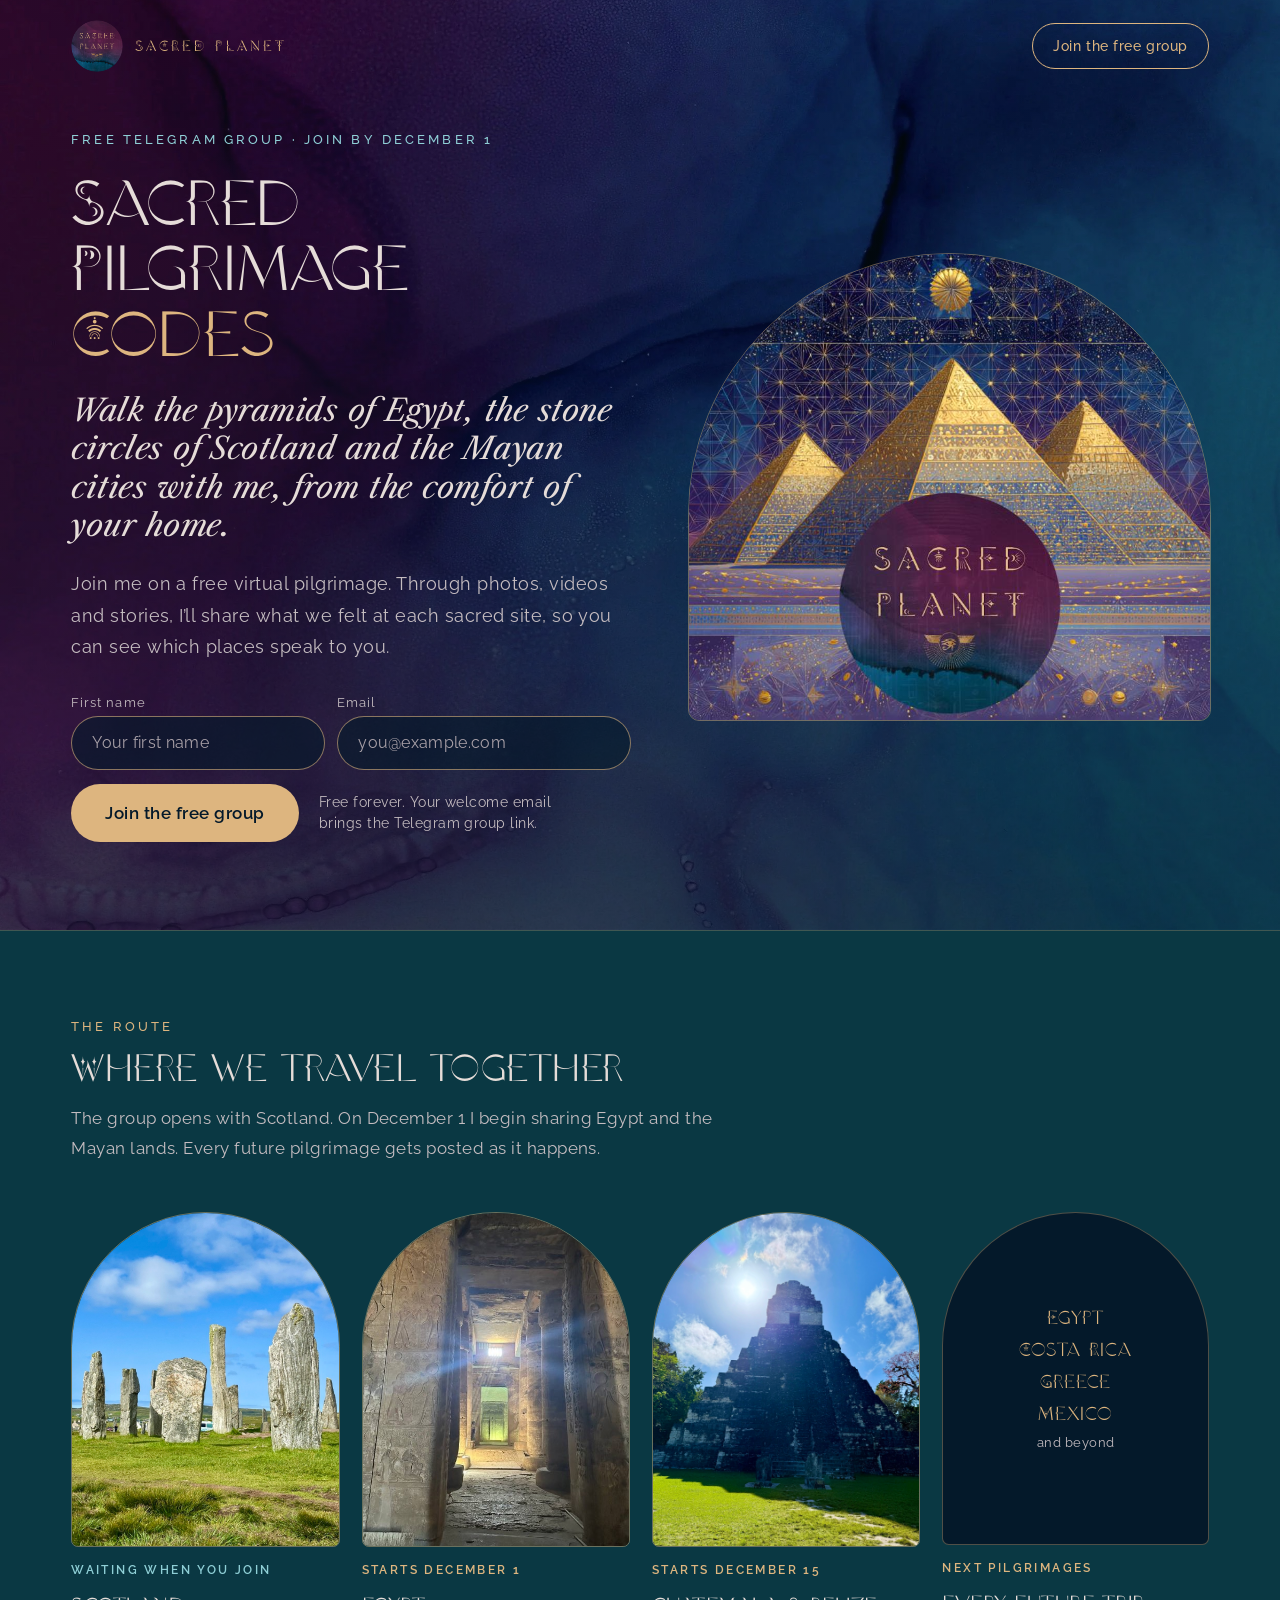
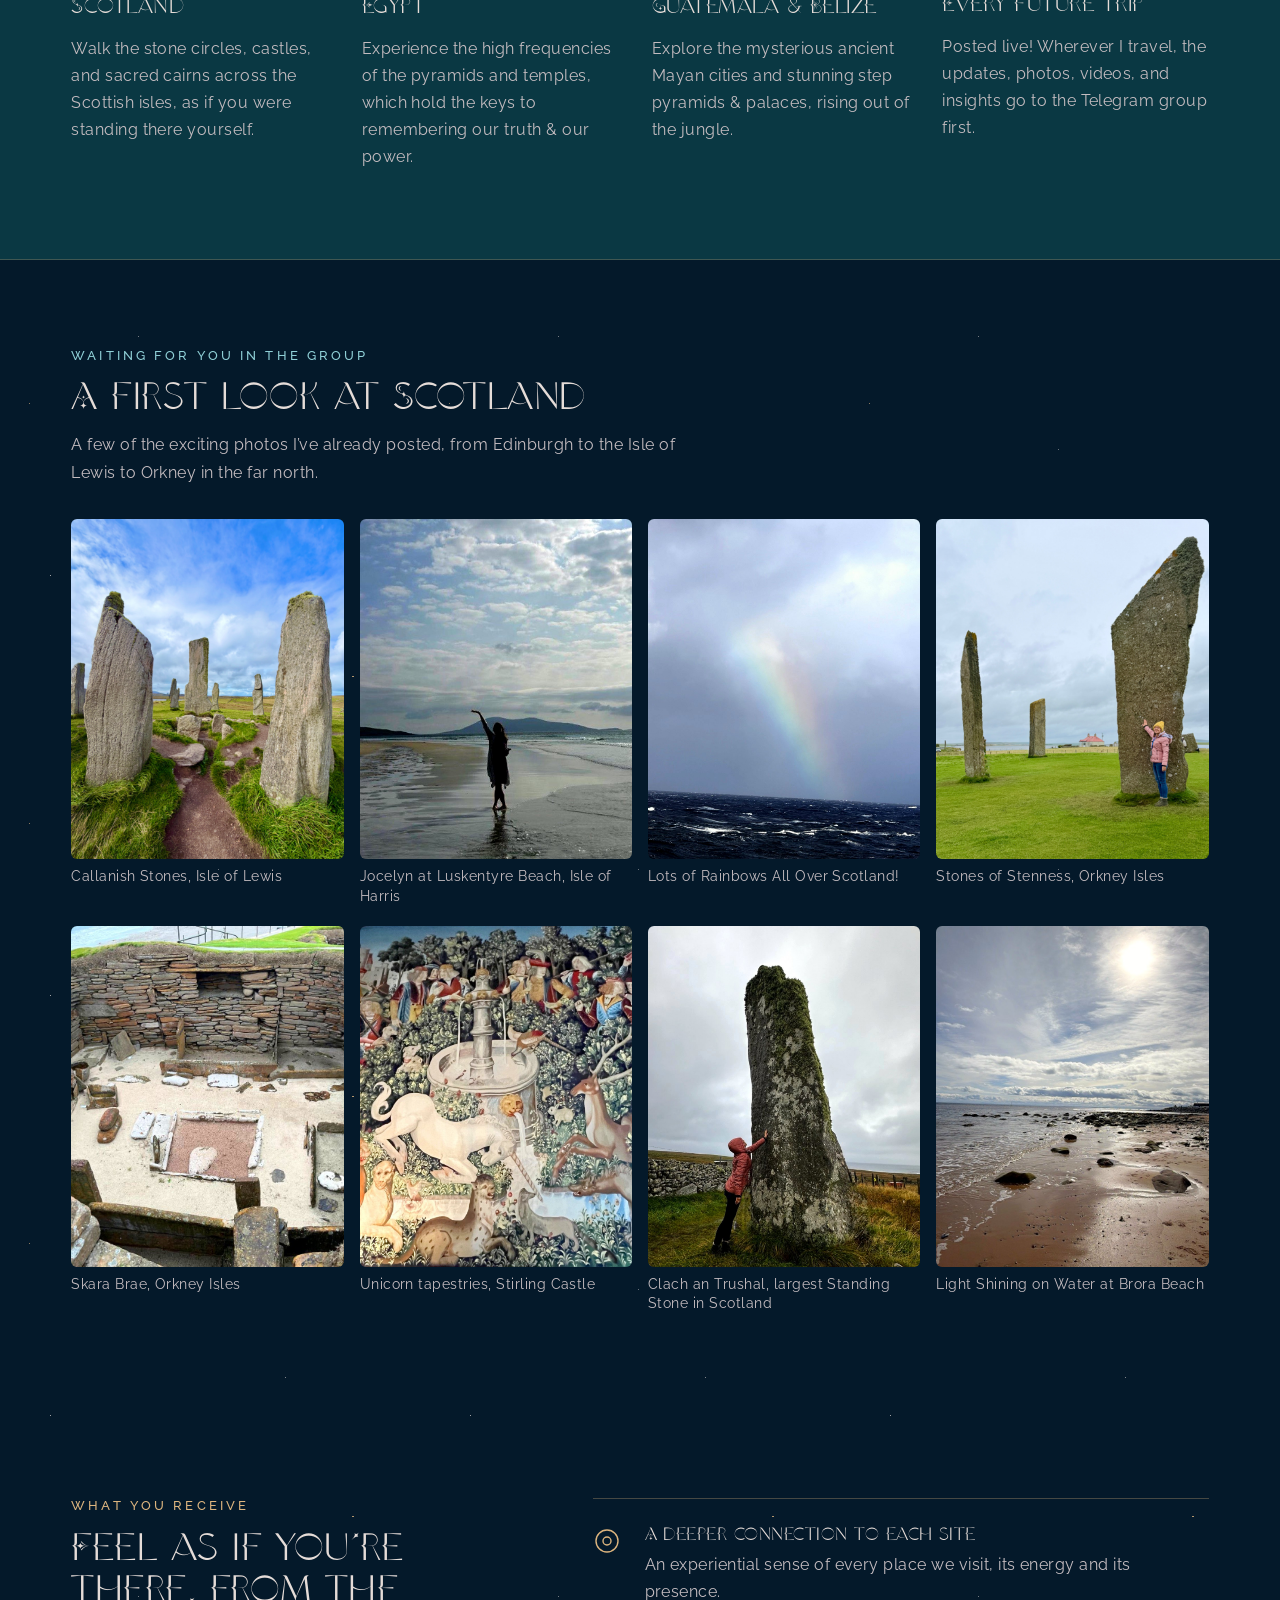
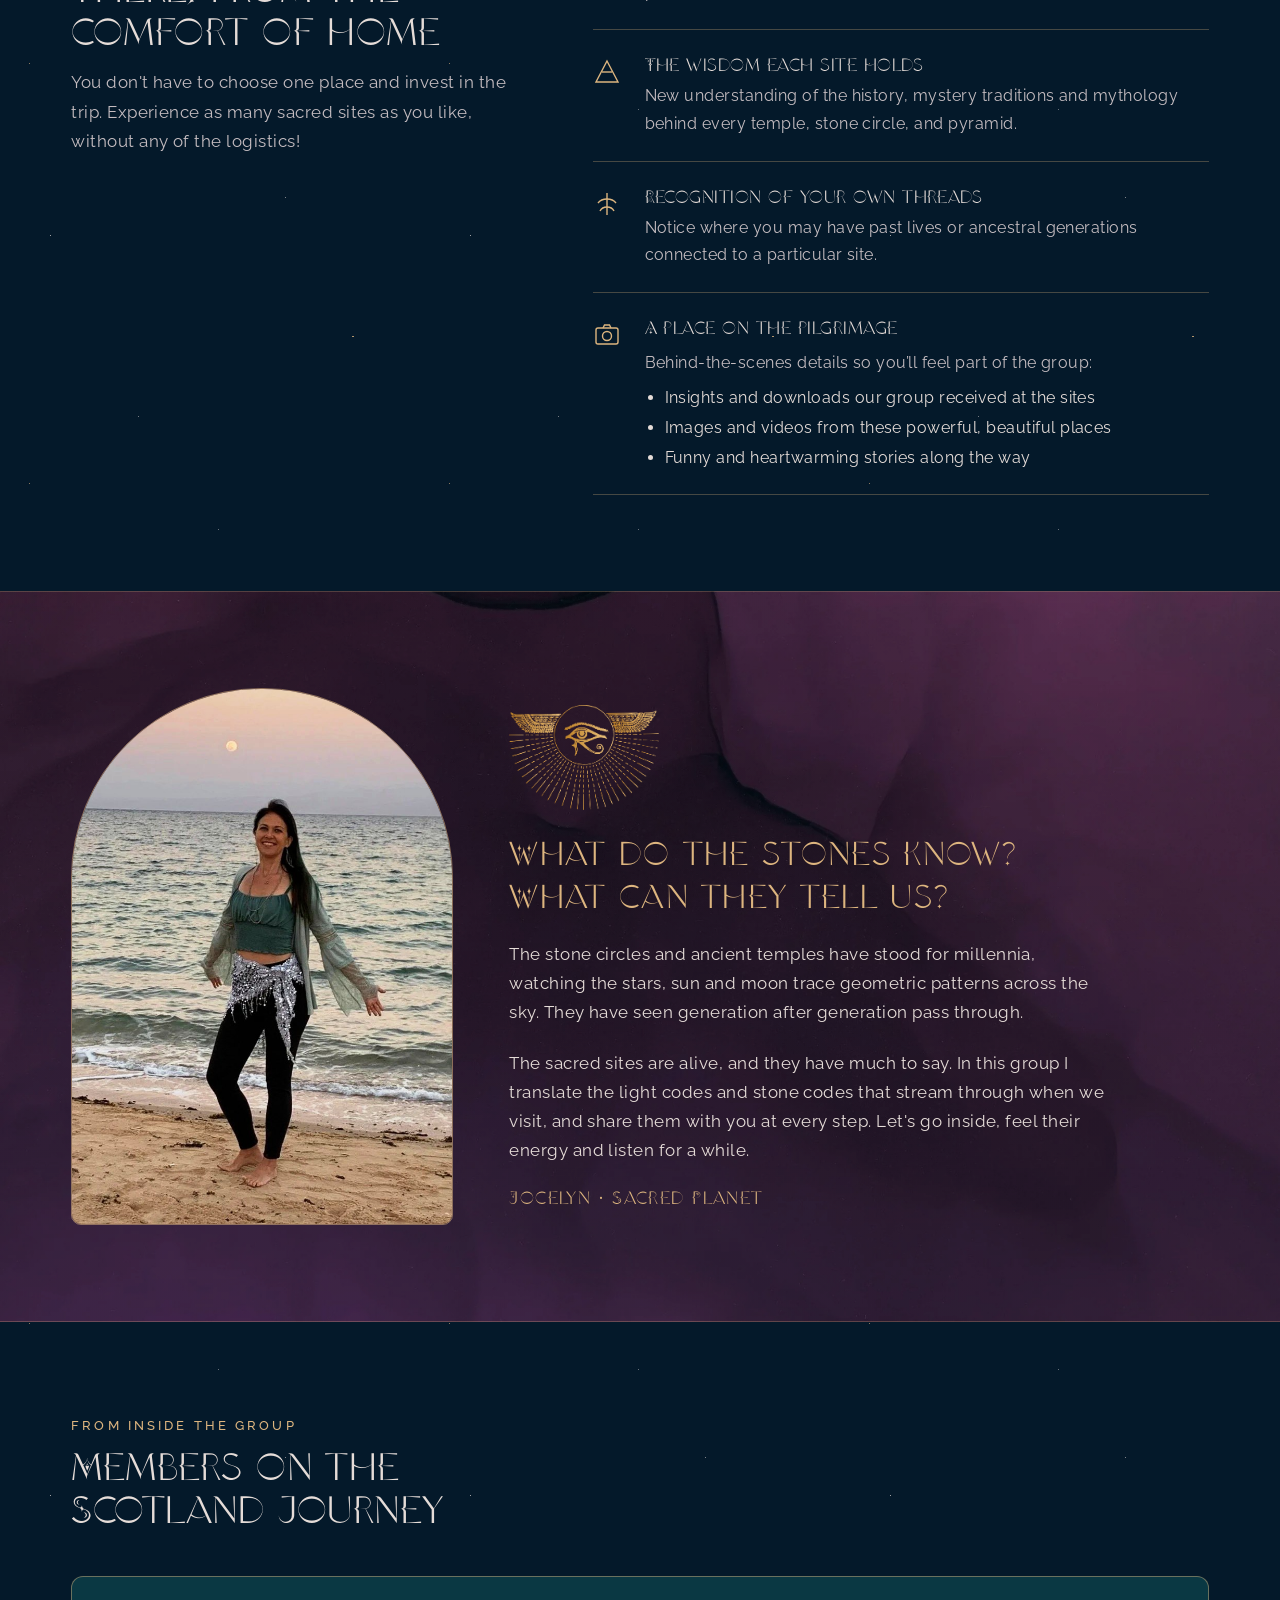
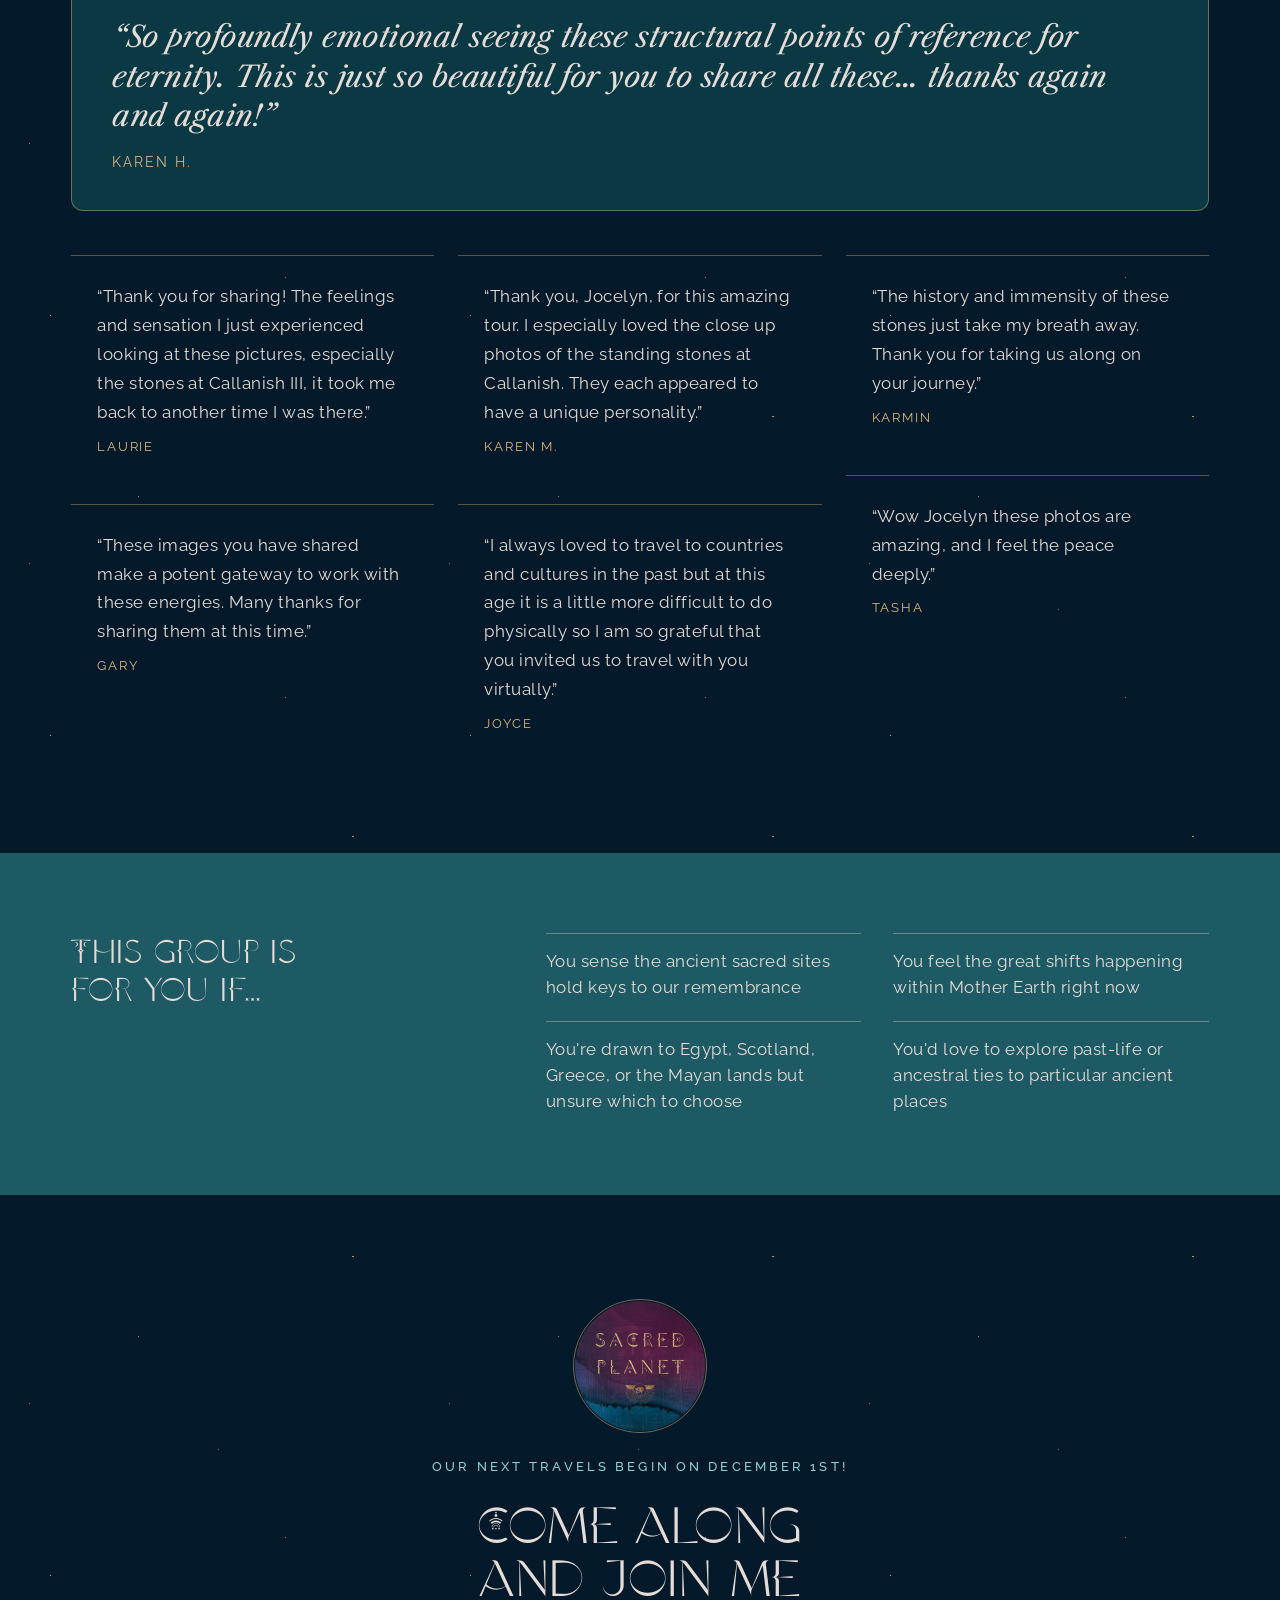
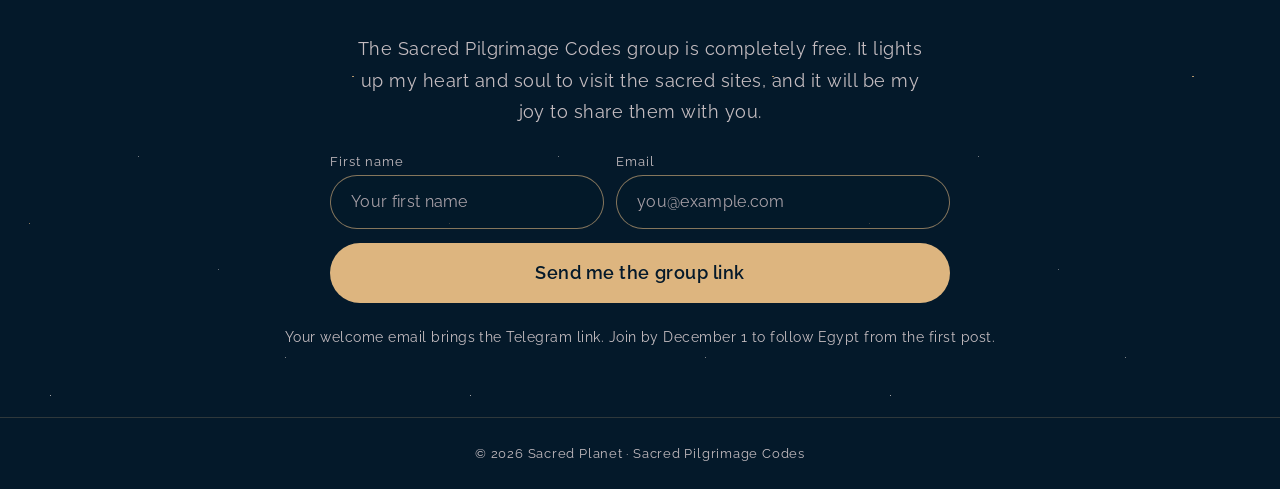
<file: sacred-planet/sacred-pilgrimage-codes.html>
<!doctype html>
<html lang="en">
<head>
<meta charset="utf-8">
<meta name="robots" content="noindex, nofollow">
<meta name="viewport" content="width=device-width, initial-scale=1">
<title>Sacred Pilgrimage Codes · Free Virtual Pilgrimage</title>
<meta name="description" content="Join Jocelyn on a free virtual pilgrimage to the sacred sites of Scotland, Egypt and the Mayan lands.">
<link rel="preconnect" href="https://fonts.googleapis.com">
<link rel="stylesheet" href="https://fonts.googleapis.com/css2?family=Raleway:ital,wght@0,400;0,500;0,600;1,400&amp;family=Libre+Caslon+Text:ital@1&amp;display=swap">
<style>
@font-face{font-family:'Nomad';src:url(assets/57f7ff4c6466f3a7722686d4ced9077e.otf) format('opentype');font-display:swap}
.ink-violet{background-color:#04192A;background-image:linear-gradient(rgba(4,25,42,.2),rgba(4,25,42,.6)),url(assets/26df37681b0f5f9a6cccf3dbdea97f2f.jpg);background-size:cover;background-position:center}
.ink-magenta{background-color:#3A2149;background-image:linear-gradient(rgba(4,25,42,.35),rgba(4,25,42,.45)),url(assets/c73fd427792630a1575550607321763e.jpg);background-size:cover;background-position:center}
.ink-teal{background-color:#0A3843;background-image:linear-gradient(rgba(4,25,42,.3),rgba(4,25,42,.3)),url(assets/703ce5419596c6d68992797f5dfc6760.jpg);background-size:cover;background-position:center}
/* Layout: one night-sky scroll, a pilgrim's route. Hero → the route (dated stops) → what you receive → the stones speak → voices → join */
:root{--night:#04192A;--plum:#3A2149;--indigo:#0A3843;--teal:#1E5A63;--gold:#DDB57F;--parchment:#E5DCD8;--mist:#C4BCC0}
body{margin:0;background:#04192A;color:#E5DCD8;font-family:'Raleway',system-ui,sans-serif;letter-spacing:.03em}
a{color:#DDB57F}a:hover{color:#EFD3A6}
.cta{transition:transform .2s ease, box-shadow .2s ease}
.cta:hover{transform:translateY(-2px);box-shadow:0 10px 30px rgba(221,181,127,.35);color:#04192A}
.cta:focus-visible{outline:2px solid #E5DCD8;outline-offset:4px}
.sky{background-color:#04192A;background-image:radial-gradient(1px 1px at 12% 18%,rgba(229,220,216,.7) 50%,transparent 51%),radial-gradient(1px 1px at 68% 9%,rgba(229,220,216,.55) 50%,transparent 51%),radial-gradient(1.5px 1.5px at 84% 42%,rgba(221,181,127,.8) 50%,transparent 51%),radial-gradient(1px 1px at 33% 61%,rgba(229,220,216,.5) 50%,transparent 51%),radial-gradient(1px 1px at 52% 88%,rgba(229,220,216,.45) 50%,transparent 51%),radial-gradient(1.5px 1.5px at 7% 77%,rgba(221,181,127,.6) 50%,transparent 51%);background-size:420px 420px}
.gallery{display:grid;grid-template-columns:repeat(4,minmax(0,1fr));gap:20px 16px}
@media (max-width:700px){.gallery{grid-template-columns:repeat(2,minmax(0,1fr))}}
@media (prefers-reduced-motion: reduce){.cta{transition:none}}
.field{width:100%;min-height:54px;padding:0 20px;box-sizing:border-box;border:1px solid rgba(221,181,127,.6);border-radius:999px;background:rgba(4,25,42,.6);color:#E5DCD8;font:inherit;font-size:16px;letter-spacing:.02em}
.field::placeholder{color:#A9A1A8}
.field:focus{outline:2px solid #DDB57F;outline-offset:2px}
html{scroll-behavior:smooth}
.topbar{flex-wrap:nowrap!important}
@media (max-width:540px){.brand-name{display:none}.top-cta{padding:0 16px!important;font-size:13px!important;white-space:nowrap}}
.gallery-2{display:grid;grid-template-columns:repeat(2,minmax(0,1fr));gap:18px 12px}
.v-tablet .sky{background-size:380px 380px}.v-phone .sky{background-size:300px 300px}
.v-desktop,.v-tablet,.v-phone{display:none}
@media (min-width:1024px){.v-desktop{display:block}}
@media (min-width:700px) and (max-width:1023.98px){.v-tablet{display:block}}
@media (max-width:699.98px){.v-phone{display:block}}
</style>
</head>
<body>
<div class="v-desktop">
<div class="sky" style="width: 100%; min-height: 100%; font-family: 'Raleway', system-ui, sans-serif; color: #E5DCD8; background-color: #04192A; overflow-x: hidden">

  <!-- Top bar -->
  <div class="ink-violet">
  <header class="topbar" style="padding-block: 20px; padding-inline: max(16px, 4vw); display: flex; align-items: center; justify-content: space-between; gap: 16px; flex-wrap: wrap; max-width: 1240px; margin: 0 auto; box-sizing: border-box">
    <div style="display: flex; align-items: center; gap: 12px">
      <img loading="lazy" src="assets/13be9ae950867a2c7651415fd509a3f2.png" alt="Sacred Planet logo" style="width: 52px; height: 52px; border-radius: 50%; display: block">
      <span class="brand-name" style="font-family: 'Nomad', Georgia, serif; font-size: 15px; letter-spacing: 0.22em; text-transform: uppercase; color: #DDB57F">Sacred Planet</span>
    </div>
    <a class="cta top-cta" href="#join" style="display: inline-flex; align-items: center; min-height: 44px; padding: 0 20px; border: 1px solid #DDB57F; border-radius: 999px; color: #DDB57F; text-decoration: none; font-size: 14px; font-weight: 500; letter-spacing: 0.04em">Join the free group</a>
  </header>

  <!-- Hero -->
  <section style="max-width: 1240px; margin: 0 auto; padding-inline: max(16px, 4vw); padding-block: 40px 88px; box-sizing: border-box; display: flex; flex-wrap: wrap; align-items: center; gap: 56px">
    <div style="flex: 1 1 460px; min-width: 0; display: flex; flex-direction: column; gap: 24px">
      <p style="margin: 0; font-size: 13px; font-weight: 500; letter-spacing: 0.24em; text-transform: uppercase; color: #8FCFD6">Free Telegram group · Join by December 1</p>
      <h1 style="margin: 0; font-family: 'Nomad', Georgia, serif; font-weight: 400; font-size: clamp(38px, 5vw, 66px); line-height: 1.02; letter-spacing: 0.01em; text-wrap: balance; color: #E5DCD8">Sacred Pilgrimage <span style="color: #DDB57F">Codes</span></h1>
      <p style="margin: 0; font-family: 'Libre Caslon Text', Georgia, serif; font-style: italic; font-size: clamp(24px, 2.4vw, 32px); line-height: 1.25; color: #E5DCD8; max-width: 30ch">Walk the pyramids of Egypt, the stone circles of Scotland and the Mayan cities with me, from the comfort of your home.</p>
      <p style="margin: 0; font-size: 18px; line-height: 1.75; color: #C4BCC0; max-width: 54ch">Join me on a free virtual pilgrimage. Through photos, videos and stories, I’ll share what we felt at each sacred site, so you can see which places speak to you.</p>
      <form action="sacred-pilgrimage-codes-thank-you.html" method="get" style="display: flex; flex-direction: column; gap: 14px; padding-top: 8px; max-width: 560px">
        <div style="display: flex; flex-wrap: wrap; gap: 12px">
          <div style="flex: 1 1 200px; min-width: 0; display: flex; flex-direction: column; gap: 6px">
            <label for="hero-name" style="font-size: 13px; letter-spacing: 0.08em; color: #C4BCC0">First name</label>
            <input class="field" id="hero-name" name="first_name" type="text" autocomplete="given-name" required placeholder="Your first name">
          </div>
          <div style="flex: 1 1 240px; min-width: 0; display: flex; flex-direction: column; gap: 6px">
            <label for="hero-email" style="font-size: 13px; letter-spacing: 0.08em; color: #C4BCC0">Email</label>
            <input class="field" id="hero-email" name="email" type="email" autocomplete="email" required placeholder="you@example.com">
          </div>
        </div>
        <div style="display: flex; flex-wrap: wrap; align-items: center; gap: 20px">
          <button class="cta" type="submit" style="display: inline-flex; align-items: center; justify-content: center; min-height: 58px; padding: 0 34px; border: 0; background: #DDB57F; color: #04192A; border-radius: 999px; font: inherit; font-size: 17px; font-weight: 600; letter-spacing: 0.03em; cursor: pointer">Join the free group</button>
          <span style="font-size: 14px; color: #C4BCC0; line-height: 1.5">Free forever. Your welcome email<br>brings the Telegram group link.</span>
        </div>
      </form>
    </div>
    <div style="flex: 1 1 420px; min-width: 0; position: relative">
      <img loading="lazy" src="assets/7ef236e1f0b021bb58c538b89081cfe4.jpg" alt="Golden pyramids under a sacred-geometry night sky with the Sacred Planet seal" style="width: 100%; max-width: 100%; aspect-ratio: 800 / 717; object-fit: cover; display: block; border-radius: 280px 280px 12px 12px; border: 1px solid rgba(221,181,127,.45)">
    </div>
  </section>
  </div>

  <!-- The route -->
  <section style="background: #0A3843; border-top: 1px solid rgba(221,181,127,.25); border-bottom: 1px solid rgba(221,181,127,.25)">
    <div style="max-width: 1240px; margin: 0 auto; padding-inline: max(16px, 4vw); padding-block: 88px; box-sizing: border-box; display: flex; flex-direction: column; gap: 48px">
      <div style="display: flex; flex-direction: column; gap: 14px; max-width: 680px">
        <p style="margin: 0; font-size: 13px; font-weight: 500; letter-spacing: 0.24em; text-transform: uppercase; color: #DDB57F">The route</p>
        <h2 style="margin: 0; font-family: 'Nomad', Georgia, serif; font-weight: 400; font-size: clamp(28px, 3vw, 40px); line-height: 1.1; text-wrap: balance">Where we travel together</h2>
        <p style="margin: 0; font-size: 17px; line-height: 1.75; color: #C4BCC0">The group opens with Scotland. On December 1 I begin sharing Egypt and the Mayan lands. Every future pilgrimage gets posted as it happens.</p>
      </div>

      <div style="display: grid; grid-template-columns: repeat(auto-fit, minmax(250px, 1fr)); gap: 24px">
        <!-- Stop: Scotland -->
        <article style="display: flex; flex-direction: column; gap: 16px">
          <img loading="lazy" src="assets/34349c305d1adfcaff4920f1e1289f44.jpg" alt="Callanish standing stones, Isle of Lewis" style="aspect-ratio: 4 / 5; width: 100%; max-width: 100%; object-fit: cover; display: block; border-radius: 160px 160px 8px 8px; border: 1px solid rgba(221,181,127,.45)">
          <p style="margin: 0; font-size: 12px; font-weight: 600; letter-spacing: 0.2em; text-transform: uppercase; color: #8FCFD6">Waiting when you join</p>
          <h3 style="margin: 0; font-family: 'Nomad', Georgia, serif; font-weight: 400; font-size: 22px">Scotland</h3>
          <p style="margin: 0; font-size: 16px; line-height: 1.7; color: #C4BCC0">Walk the stone circles, castles, and sacred cairns across the Scottish isles, as if you were standing there yourself.</p>
        </article>
        <!-- Stop: Egypt -->
        <article style="display: flex; flex-direction: column; gap: 16px">
          <img loading="lazy" src="assets/1a36e3cd9c4f01a2a9df57b8c0847e72.jpg" alt="Inside an ancient Egyptian temple" style="aspect-ratio: 4 / 5; width: 100%; max-width: 100%; object-fit: cover; display: block; border-radius: 160px 160px 8px 8px; border: 1px solid rgba(221,181,127,.45)">
          <p style="margin: 0; font-size: 12px; font-weight: 600; letter-spacing: 0.2em; text-transform: uppercase; color: #DDB57F">Starts December 1</p>
          <h3 style="margin: 0; font-family: 'Nomad', Georgia, serif; font-weight: 400; font-size: 22px">Egypt</h3>
          <p style="margin: 0; font-size: 16px; line-height: 1.7; color: #C4BCC0">Experience the high frequencies of the pyramids and temples, which hold the keys to remembering our truth &amp; our power.</p>
        </article>
        <!-- Stop: Mayan lands -->
        <article style="display: flex; flex-direction: column; gap: 16px">
          <img loading="lazy" src="assets/ec7455d00b88a5fa046a9cab55aeac68.jpg" alt="Temple of the Great Jaguar, Tikal, Guatemala" style="aspect-ratio: 4 / 5; width: 100%; max-width: 100%; object-fit: cover; object-position: center 40%; display: block; border-radius: 160px 160px 8px 8px; border: 1px solid rgba(221,181,127,.45)">
          <p style="margin: 0; font-size: 12px; font-weight: 600; letter-spacing: 0.2em; text-transform: uppercase; color: #DDB57F">Starts December 15</p>
          <h3 style="margin: 0; font-family: 'Nomad', Georgia, serif; font-weight: 400; font-size: 22px">Guatemala &amp; Belize</h3>
          <p style="margin: 0; font-size: 16px; line-height: 1.7; color: #C4BCC0">Explore the mysterious ancient Mayan cities and stunning step pyramids &amp; palaces, rising out of the jungle.</p>
        </article>
        <!-- Stop: Future -->
        <article style="display: flex; flex-direction: column; gap: 16px">
          <div style="aspect-ratio: 4 / 5; max-width: 100%; border: 1px solid rgba(221,181,127,.35); border-radius: 160px 160px 8px 8px; background: #04192A; display: flex; flex-direction: column; align-items: center; justify-content: center; gap: 10px; padding: 20px; box-sizing: border-box; text-align: center">
            <span style="font-family: 'Nomad', Georgia, serif; font-size: 19px; color: #DDB57F; letter-spacing: 0.06em">Egypt</span>
            <span style="font-family: 'Nomad', Georgia, serif; font-size: 19px; color: #DDB57F; letter-spacing: 0.06em">Costa Rica</span>
            <span style="font-family: 'Nomad', Georgia, serif; font-size: 19px; color: #DDB57F; letter-spacing: 0.06em">Greece</span>
            <span style="font-family: 'Nomad', Georgia, serif; font-size: 19px; color: #DDB57F; letter-spacing: 0.06em">Mexico</span>
            <span style="font-size: 13px; color: #C4BCC0">and beyond</span>
          </div>
          <p style="margin: 0; font-size: 12px; font-weight: 600; letter-spacing: 0.2em; text-transform: uppercase; color: #DDB57F">Next pilgrimages</p>
          <h3 style="margin: 0; font-family: 'Nomad', Georgia, serif; font-weight: 400; font-size: 22px">Every future trip</h3>
          <p style="margin: 0; font-size: 16px; line-height: 1.7; color: #C4BCC0">Posted live! Wherever I travel, the updates, photos, videos, and insights go to the Telegram group first.</p>
        </article>
      </div>
    </div>
  </section>

  <!-- Inside the group -->
  <section style="max-width: 1240px; margin: 0 auto; padding-inline: max(16px, 4vw); padding-block: 88px; box-sizing: border-box; display: flex; flex-direction: column; gap: 32px">
    <div style="display: flex; flex-direction: column; gap: 12px; max-width: 640px">
      <p style="margin: 0; font-size: 13px; font-weight: 500; letter-spacing: 0.24em; text-transform: uppercase; color: #8FCFD6">Waiting for you in the group</p>
      <h2 style="margin: 0; font-family: 'Nomad', Georgia, serif; font-weight: 400; font-size: clamp(28px, 3vw, 40px); line-height: 1.15">A first look at Scotland</h2>
      <p style="margin: 0; font-size: 16px; line-height: 1.75; color: #C4BCC0">A few of the exciting photos I’ve already posted, from Edinburgh to the Isle of Lewis to Orkney in the far north.</p>
    </div>
    <div class="gallery">
      <figure style="margin: 0; display: flex; flex-direction: column; gap: 8px; min-width: 0">
        <img loading="lazy" src="assets/74aefef2a20021ed2022bccdafb100dc.jpg" alt="Callanish Stones, Isle of Lewis" style="width: 100%; max-width: 100%; aspect-ratio: 4 / 5; object-fit: cover; display: block; border-radius: 6px">
        <figcaption style="font-size: 14px; line-height: 1.4; color: #C4BCC0">Callanish Stones, Isle of Lewis</figcaption>
      </figure>
      <figure style="margin: 0; display: flex; flex-direction: column; gap: 8px; min-width: 0">
        <img loading="lazy" src="assets/d5278f3477cd281c1947b80437f59e28.jpg" alt="Jocelyn at Luskentyre Beach, Isle of Harris" style="width: 100%; max-width: 100%; aspect-ratio: 4 / 5; object-fit: cover; display: block; border-radius: 6px">
        <figcaption style="font-size: 14px; line-height: 1.4; color: #C4BCC0">Jocelyn at Luskentyre Beach, Isle of Harris</figcaption>
      </figure>
      <figure style="margin: 0; display: flex; flex-direction: column; gap: 8px; min-width: 0">
        <img loading="lazy" src="assets/7c820a4a097733f2065b7ddd9ddffe17.jpg" alt="Lots of Rainbows All Over Scotland!" style="width: 100%; max-width: 100%; aspect-ratio: 4 / 5; object-fit: cover; display: block; border-radius: 6px">
        <figcaption style="font-size: 14px; line-height: 1.4; color: #C4BCC0">Lots of Rainbows All Over Scotland!</figcaption>
      </figure>
      <figure style="margin: 0; display: flex; flex-direction: column; gap: 8px; min-width: 0">
        <img loading="lazy" src="assets/5697991c03351e74705a025657adfed3.jpg" alt="Stones of Stenness, Orkney Isles" style="width: 100%; max-width: 100%; aspect-ratio: 4 / 5; object-fit: cover; display: block; border-radius: 6px">
        <figcaption style="font-size: 14px; line-height: 1.4; color: #C4BCC0">Stones of Stenness, Orkney Isles</figcaption>
      </figure>
      <figure style="margin: 0; display: flex; flex-direction: column; gap: 8px; min-width: 0">
        <img loading="lazy" src="assets/4c61460fc41e10a4da00ef009a6c054c.jpg" alt="Skara Brae, Orkney Isles" style="width: 100%; max-width: 100%; aspect-ratio: 4 / 5; object-fit: cover; display: block; border-radius: 6px">
        <figcaption style="font-size: 14px; line-height: 1.4; color: #C4BCC0">Skara Brae, Orkney Isles</figcaption>
      </figure>
      <figure style="margin: 0; display: flex; flex-direction: column; gap: 8px; min-width: 0">
        <img loading="lazy" src="assets/88a66d96544296c26a969a3c20cd7092.jpg" alt="Unicorn tapestries, Stirling Castle" style="width: 100%; max-width: 100%; aspect-ratio: 4 / 5; object-fit: cover; display: block; border-radius: 6px">
        <figcaption style="font-size: 14px; line-height: 1.4; color: #C4BCC0">Unicorn tapestries, Stirling Castle</figcaption>
      </figure>
      <figure style="margin: 0; display: flex; flex-direction: column; gap: 8px; min-width: 0">
        <img loading="lazy" src="assets/6893c252ecdacc3dc4c0970613e6efcb.jpg" alt="Clach an Trushal, largest Standing Stone in Scotland" style="width: 100%; max-width: 100%; aspect-ratio: 4 / 5; object-fit: cover; display: block; border-radius: 6px">
        <figcaption style="font-size: 14px; line-height: 1.4; color: #C4BCC0">Clach an Trushal, largest Standing Stone in Scotland</figcaption>
      </figure>
      <figure style="margin: 0; display: flex; flex-direction: column; gap: 8px; min-width: 0">
        <img loading="lazy" src="assets/dd2a1298095928868fb93b23563e9c5c.jpg" alt="Light Shining on Water at Brora Beach" style="width: 100%; max-width: 100%; aspect-ratio: 4 / 5; object-fit: cover; display: block; border-radius: 6px">
        <figcaption style="font-size: 14px; line-height: 1.4; color: #C4BCC0">Light Shining on Water at Brora Beach</figcaption>
      </figure>
    </div>
  </section>

  <!-- What you receive -->
  <section style="max-width: 1240px; margin: 0 auto; padding-inline: max(16px, 4vw); padding-block: 96px; box-sizing: border-box; display: flex; flex-wrap: wrap; gap: 64px">
    <div style="flex: 1 1 360px; min-width: 0; display: flex; flex-direction: column; gap: 14px">
      <p style="margin: 0; font-size: 13px; font-weight: 500; letter-spacing: 0.24em; text-transform: uppercase; color: #DDB57F">What you receive</p>
      <h2 style="margin: 0; font-family: 'Nomad', Georgia, serif; font-weight: 400; font-size: clamp(28px, 3vw, 40px); line-height: 1.1; text-wrap: balance">Feel as if you’re there, from the comfort of home</h2>
      <p style="margin: 0; font-size: 17px; line-height: 1.75; color: #C4BCC0; max-width: 44ch">You don't have to choose one place and invest in the trip. Experience as many sacred sites as you like, without any of the logistics!</p>
    </div>
    <div style="flex: 1.4 1 480px; min-width: 0; display: flex; flex-direction: column; gap: 0">
      <div style="display: flex; gap: 24px; padding-block: 24px; border-top: 1px solid rgba(221,181,127,.3)">
        <svg aria-hidden="true" width="28" height="28" viewBox="0 0 28 28" fill="none" stroke="#DDB57F" stroke-width="1.4" style="flex: none; margin-top: 4px"><circle cx="14" cy="14" r="11"></circle><circle cx="14" cy="14" r="4"></circle></svg>
        <div style="display: flex; flex-direction: column; gap: 6px; min-width: 0">
          <h3 style="margin: 0; font-family: 'Nomad', Georgia, serif; font-weight: 400; font-size: 18px">A deeper connection to each site</h3>
          <p style="margin: 0; font-size: 16px; line-height: 1.7; color: #C4BCC0">An experiential sense of every place we visit, its energy and its presence.</p>
        </div>
      </div>
      <div style="display: flex; gap: 24px; padding-block: 24px; border-top: 1px solid rgba(221,181,127,.3)">
        <svg aria-hidden="true" width="28" height="28" viewBox="0 0 28 28" fill="none" stroke="#DDB57F" stroke-width="1.4" style="flex: none; margin-top: 4px"><path d="M14 3 L25 24 H3 Z"></path><path d="M9 14 H19"></path></svg>
        <div style="display: flex; flex-direction: column; gap: 6px; min-width: 0">
          <h3 style="margin: 0; font-family: 'Nomad', Georgia, serif; font-weight: 400; font-size: 18px">The wisdom each site holds</h3>
          <p style="margin: 0; font-size: 16px; line-height: 1.7; color: #C4BCC0">New understanding of the history, mystery traditions and mythology behind every temple, stone circle, and pyramid.</p>
        </div>
      </div>
      <div style="display: flex; gap: 24px; padding-block: 24px; border-top: 1px solid rgba(221,181,127,.3)">
        <svg aria-hidden="true" width="28" height="28" viewBox="0 0 28 28" fill="none" stroke="#DDB57F" stroke-width="1.4" style="flex: none; margin-top: 4px"><path d="M14 3 V25"></path><path d="M14 9 C8 9 5 13 5 13"></path><path d="M14 9 C20 9 23 13 23 13"></path><path d="M14 17 C9 17 7 21 7 21"></path><path d="M14 17 C19 17 21 21 21 21"></path></svg>
        <div style="display: flex; flex-direction: column; gap: 6px; min-width: 0">
          <h3 style="margin: 0; font-family: 'Nomad', Georgia, serif; font-weight: 400; font-size: 18px">Recognition of your own threads</h3>
          <p style="margin: 0; font-size: 16px; line-height: 1.7; color: #C4BCC0">Notice where you may have past lives or ancestral generations connected to a particular site.</p>
        </div>
      </div>
      <div style="display: flex; gap: 24px; padding-block: 24px; border-top: 1px solid rgba(221,181,127,.3); border-bottom: 1px solid rgba(221,181,127,.3)">
        <svg aria-hidden="true" width="28" height="28" viewBox="0 0 28 28" fill="none" stroke="#DDB57F" stroke-width="1.4" style="flex: none; margin-top: 4px"><rect x="3" y="7" width="22" height="16" rx="2"></rect><circle cx="14" cy="15" r="4.5"></circle><path d="M10 7 L11.5 4 H16.5 L18 7"></path></svg>
        <div style="display: flex; flex-direction: column; gap: 10px; min-width: 0">
          <h3 style="margin: 0; font-family: 'Nomad', Georgia, serif; font-weight: 400; font-size: 18px">A place on the pilgrimage</h3>
          <p style="margin: 0; font-size: 16px; line-height: 1.7; color: #C4BCC0">Behind-the-scenes details so you’ll feel part of the group:</p>
          <ul style="margin: 0; padding-left: 20px; display: flex; flex-direction: column; gap: 6px; font-size: 16px; line-height: 1.5; color: #E5DCD8">
            <li>Insights and downloads our group received at the sites</li>
            <li>Images and videos from these powerful, beautiful places</li>
            <li>Funny and heartwarming stories along the way</li>
          </ul>
        </div>
      </div>
    </div>
  </section>

  <!-- The stones speak -->
  <section class="ink-magenta" style=" border-top: 1px solid rgba(221,181,127,.25); border-bottom: 1px solid rgba(221,181,127,.25)">
    <div style="max-width: 1240px; margin: 0 auto; padding-inline: max(16px, 4vw); padding-block: 96px; box-sizing: border-box; display: flex; flex-wrap: wrap; align-items: center; gap: 56px">
      <img loading="lazy" src="assets/59c83b8845cadb258dd361e5282246d8-v3.jpg" alt="Jocelyn on the shore at Nuweiba, Egypt" style="flex: 0 1 380px; width: 380px; max-width: 100%; min-width: 0; aspect-ratio: 730 / 1028; object-fit: cover; display: block; border-radius: 190px 190px 10px 10px; border: 1px solid rgba(221,181,127,.55)">
      <div style="flex: 1.3 1 440px; min-width: 0; display: flex; flex-direction: column; gap: 22px">
        <img loading="lazy" src="assets/9b1605270c82b1c3761334a87a10a89d.png" alt="" aria-hidden="true" style="width: 150px; height: auto; display: block">
    <p style="margin: 0; font-family: 'Nomad', Georgia, serif; font-size: clamp(24px, 2.6vw, 34px); line-height: 1.3; letter-spacing: 0.04em; color: #DDB57F; text-wrap: balance">What do the stones know? What can they tell us?</p>
        <p style="margin: 0; font-size: 17px; line-height: 1.7; color: #E5DCD8; max-width: 60ch">The stone circles and ancient temples have stood for millennia, watching the stars, sun and moon trace geometric patterns across the sky. They have seen generation after generation pass through.</p>
        <p style="margin: 0; font-size: 17px; line-height: 1.7; color: #E5DCD8; max-width: 60ch">The sacred sites are alive, and they have much to say. In this group I translate the light codes and stone codes that stream through when we visit, and share them with you at every step. Let's go inside, feel their energy and listen for a while.</p>
        <p style="margin: 0; font-family: 'Nomad', Georgia, serif; font-size: 18px; letter-spacing: 0.08em; color: #DDB57F">Jocelyn · Sacred Planet</p>
      </div>
    </div>
  </section>

  <!-- Voices -->
  <section style="max-width: 1240px; margin: 0 auto; padding-inline: max(16px, 4vw); padding-block: 96px; box-sizing: border-box; display: flex; flex-direction: column; gap: 44px">
    <div style="display: flex; flex-direction: column; gap: 14px; max-width: 640px">
      <p style="margin: 0; font-size: 13px; font-weight: 500; letter-spacing: 0.24em; text-transform: uppercase; color: #DDB57F">From inside the group</p>
      <h2 style="margin: 0; font-family: 'Nomad', Georgia, serif; font-weight: 400; font-size: clamp(28px, 3vw, 40px); line-height: 1.1; text-wrap: balance">Members on the Scotland journey</h2>
    </div>

    <figure style="margin: 0; padding: 40px; border: 1px solid rgba(221,181,127,.45); border-radius: 12px; background: #0A3843; display: flex; flex-direction: column; gap: 18px">
      <blockquote style="margin: 0; font-family: 'Libre Caslon Text', Georgia, serif; font-style: italic; font-size: clamp(22px, 2.3vw, 30px); line-height: 1.35; color: #E5DCD8; max-width: 62ch">“So profoundly emotional seeing these structural points of reference for eternity. This is just so beautiful for you to share all these… thanks again and again!”</blockquote>
      <figcaption style="font-size: 14px; letter-spacing: 0.14em; text-transform: uppercase; color: #DDB57F">Karen H.</figcaption>
    </figure>

    <div style="columns: 3 280px; column-gap: 24px">
      <figure style="margin: 0 0 24px; break-inside: avoid; padding: 26px; border-top: 1px solid rgba(221,181,127,.4); display: flex; flex-direction: column; gap: 12px">
        <blockquote style="margin: 0; font-size: 17px; line-height: 1.7; color: #E5DCD8">“Thank you for sharing! The feelings and sensation I just experienced looking at these pictures, especially the stones at Callanish III, it took me back to another time I was there.”</blockquote>
        <figcaption style="font-size: 13px; letter-spacing: 0.14em; text-transform: uppercase; color: #DDB57F">Laurie</figcaption>
      </figure>
      <figure style="margin: 0 0 24px; break-inside: avoid; padding: 26px; border-top: 1px solid rgba(221,181,127,.4); display: flex; flex-direction: column; gap: 12px">
        <blockquote style="margin: 0; font-size: 17px; line-height: 1.7; color: #E5DCD8">“These images you have shared make a potent gateway to work with these energies. Many thanks for sharing them at this time.”</blockquote>
        <figcaption style="font-size: 13px; letter-spacing: 0.14em; text-transform: uppercase; color: #DDB57F">Gary</figcaption>
      </figure>
      <figure style="margin: 0 0 24px; break-inside: avoid; padding: 26px; border-top: 1px solid rgba(221,181,127,.4); display: flex; flex-direction: column; gap: 12px">
        <blockquote style="margin: 0; font-size: 17px; line-height: 1.7; color: #E5DCD8">“Thank you, Jocelyn, for this amazing tour. I especially loved the close up photos of the standing stones at Callanish. They each appeared to have a unique personality.”</blockquote>
        <figcaption style="font-size: 13px; letter-spacing: 0.14em; text-transform: uppercase; color: #DDB57F">Karen M.</figcaption>
      </figure>
      <figure style="margin: 0 0 24px; break-inside: avoid; padding: 26px; border-top: 1px solid rgba(221,181,127,.4); display: flex; flex-direction: column; gap: 12px">
        <blockquote style="margin: 0; font-size: 17px; line-height: 1.7; color: #E5DCD8">“I always loved to travel to countries and cultures in the past but at this age it is a little more difficult to do physically so I am so grateful that you invited us to travel with you virtually.”</blockquote>
        <figcaption style="font-size: 13px; letter-spacing: 0.14em; text-transform: uppercase; color: #DDB57F">Joyce</figcaption>
      </figure>
      <figure style="margin: 0 0 24px; break-inside: avoid; padding: 26px; border-top: 1px solid rgba(221,181,127,.4); display: flex; flex-direction: column; gap: 12px">
        <blockquote style="margin: 0; font-size: 17px; line-height: 1.7; color: #E5DCD8">“The history and immensity of these stones just take my breath away. Thank you for taking us along on your journey.”</blockquote>
        <figcaption style="font-size: 13px; letter-spacing: 0.14em; text-transform: uppercase; color: #DDB57F">Karmin</figcaption>
      </figure>
      <figure style="margin: 0 0 24px; break-inside: avoid; padding: 26px; border-top: 1px solid rgba(221,181,127,.4); display: flex; flex-direction: column; gap: 12px">
        <blockquote style="margin: 0; font-size: 17px; line-height: 1.7; color: #E5DCD8">“Wow Jocelyn these photos are amazing, and I feel the peace deeply.”</blockquote>
        <figcaption style="font-size: 13px; letter-spacing: 0.14em; text-transform: uppercase; color: #DDB57F">Tasha</figcaption>
      </figure>
    </div>
  </section>

  <!-- Is this for you -->
  <section style="background: #1E5A63">
    <div style="max-width: 1240px; margin: 0 auto; padding-inline: max(16px, 4vw); padding-block: 80px; box-sizing: border-box; display: flex; flex-wrap: wrap; gap: 48px">
      <h2 style="flex: 1 1 300px; min-width: 0; margin: 0; font-family: 'Nomad', Georgia, serif; font-weight: 400; font-size: clamp(26px, 2.6vw, 34px); line-height: 1.15; text-wrap: balance; color: #E5DCD8">This group is for you if…</h2>
      <ul style="flex: 1.6 1 460px; min-width: 0; margin: 0; padding: 0; list-style: none; display: grid; grid-template-columns: repeat(auto-fit, minmax(240px, 1fr)); gap: 20px 32px; font-size: 17px; line-height: 1.55; color: #E5DCD8">
        <li style="padding-top: 14px; border-top: 1px solid rgba(229,220,216,.35)">You sense the ancient sacred sites hold keys to our remembrance</li>
        <li style="padding-top: 14px; border-top: 1px solid rgba(229,220,216,.35)">You feel the great shifts happening within Mother Earth right now</li>
        <li style="padding-top: 14px; border-top: 1px solid rgba(229,220,216,.35)">You're drawn to Egypt, Scotland, Greece, or the Mayan lands but unsure which to choose</li>
        <li style="padding-top: 14px; border-top: 1px solid rgba(229,220,216,.35)">You'd love to explore past-life or ancestral ties to particular ancient places</li>
      </ul>
    </div>
  </section>

  <!-- Join -->
  <section id="join" style="max-width: 1240px; margin: 0 auto; padding-inline: max(16px, 4vw); padding-block: 104px 72px; box-sizing: border-box; display: flex; flex-direction: column; align-items: center; gap: 26px; text-align: center">
    <img loading="lazy" src="assets/13be9ae950867a2c7651415fd509a3f2.png" alt="Sacred Planet seal" style="width: 132px; height: 132px; border-radius: 50%; display: block; border: 1px solid rgba(221,181,127,.5)">
    <p style="margin: 0; font-size: 13px; font-weight: 500; letter-spacing: 0.24em; text-transform: uppercase; color: #8FCFD6">Our Next Travels Begin on December 1st!</p>
    <h2 style="margin: 0; font-family: 'Nomad', Georgia, serif; font-weight: 400; font-size: clamp(32px, 4vw, 52px); line-height: 1.05; text-wrap: balance; max-width: 16ch">Come along and join me</h2>
    <p style="margin: 0; font-size: 18px; line-height: 1.75; color: #C4BCC0; max-width: 52ch">The Sacred Pilgrimage Codes group is completely free. It lights up my heart and soul to visit the sacred sites, and it will be my joy to share them with you.</p>
    <form action="sacred-pilgrimage-codes-thank-you.html" method="get" style="width: 100%; max-width: 620px; display: flex; flex-direction: column; align-items: stretch; gap: 14px; text-align: left">
      <div style="display: flex; flex-wrap: wrap; gap: 12px">
        <div style="flex: 1 1 200px; min-width: 0; display: flex; flex-direction: column; gap: 6px">
          <label for="join-name" style="font-size: 13px; letter-spacing: 0.08em; color: #C4BCC0">First name</label>
          <input class="field" id="join-name" name="first_name" type="text" autocomplete="given-name" required placeholder="Your first name">
        </div>
        <div style="flex: 1 1 260px; min-width: 0; display: flex; flex-direction: column; gap: 6px">
          <label for="join-email" style="font-size: 13px; letter-spacing: 0.08em; color: #C4BCC0">Email</label>
          <input class="field" id="join-email" name="email" type="email" autocomplete="email" required placeholder="you@example.com">
        </div>
      </div>
      <button class="cta" type="submit" style="display: flex; align-items: center; justify-content: center; min-height: 60px; padding: 0 40px; border: 0; background: #DDB57F; color: #04192A; border-radius: 999px; font: inherit; font-size: 18px; font-weight: 600; letter-spacing: 0.03em; cursor: pointer">Send me the group link</button>
    </form>
    <p style="margin: 0; font-size: 14px; color: #C4BCC0">Your welcome email brings the Telegram link. Join by December 1 to follow Egypt from the first post.</p>
  </section>

  <footer style="border-top: 1px solid rgba(221,181,127,.2); padding-block: 28px; padding-inline: max(16px, 4vw); text-align: center; font-size: 13px; color: #C4BCC0; letter-spacing: 0.06em">© 2026 Sacred Planet · Sacred Pilgrimage Codes</footer>
</div>
</div>
<div class="v-tablet">
<div class="sky" style="width: 100%; min-height: 100%; box-sizing: border-box; font-family: 'Raleway', system-ui, sans-serif; color: #E5DCD8; background-color: #04192A; overflow: hidden">

  <div class="ink-violet">
  <header style="padding: 20px 48px; display: flex; align-items: center; justify-content: space-between; gap: 16px">
    <div style="display: flex; align-items: center; gap: 12px">
      <img loading="lazy" src="assets/13be9ae950867a2c7651415fd509a3f2.png" alt="Sacred Planet logo" style="width: 48px; height: 48px; border-radius: 50%; display: block">
      <span style="font-family: 'Nomad', Georgia, serif; font-size: 14px; letter-spacing: 0.22em; text-transform: uppercase; color: #DDB57F">Sacred Planet</span>
    </div>
    <a class="cta" href="#join-t" style="display: inline-flex; align-items: center; min-height: 44px; padding: 0 20px; border: 1px solid #DDB57F; border-radius: 999px; color: #DDB57F; text-decoration: none; font-size: 14px; font-weight: 500; letter-spacing: 0.04em">Join the free group</a>
  </header>

  <!-- Hero: text over art, centered -->
  <section style="padding: 32px 48px 80px; display: flex; flex-direction: column; align-items: center; gap: 22px; text-align: center">
    <p style="margin: 0; font-size: 13px; font-weight: 500; letter-spacing: 0.24em; text-transform: uppercase; color: #8FCFD6">Free Telegram group · Join by December 1</p>
    <h1 style="margin: 0; font-family: 'Nomad', Georgia, serif; font-weight: 400; font-size: 56px; line-height: 1.04; letter-spacing: 0.01em; text-wrap: balance">Sacred Pilgrimage <span style="color: #DDB57F">Codes</span></h1>
    <p style="margin: 0; font-family: 'Libre Caslon Text', Georgia, serif; font-style: italic; font-size: 30px; line-height: 1.25; max-width: 24ch">Walk the pyramids of Egypt, the stone circles of Scotland and the Mayan cities with me, from the comfort of your home.</p>
    <p style="margin: 0; font-size: 18px; line-height: 1.75; color: #C4BCC0; max-width: 52ch">Join me on a free virtual pilgrimage. Through photos, videos and stories, I’ll share what we felt at each sacred site, so you can see which places speak to you.</p>
    <form action="sacred-pilgrimage-codes-thank-you.html" method="get" style="width: 100%; max-width: 580px; display: flex; flex-direction: column; gap: 14px; padding-top: 6px; text-align: left">
      <div style="display: flex; gap: 12px">
        <div style="flex: 1 1 0; min-width: 0; display: flex; flex-direction: column; gap: 6px">
          <label for="hero-name-t" style="font-size: 13px; letter-spacing: 0.08em; color: #C4BCC0">First name</label>
          <input class="field" id="hero-name-t" name="first_name" type="text" autocomplete="given-name" required placeholder="Your first name">
        </div>
        <div style="flex: 1.3 1 0; min-width: 0; display: flex; flex-direction: column; gap: 6px">
          <label for="hero-email-t" style="font-size: 13px; letter-spacing: 0.08em; color: #C4BCC0">Email</label>
          <input class="field" id="hero-email-t" name="email" type="email" autocomplete="email" required placeholder="you@example.com">
        </div>
      </div>
      <button class="cta" type="submit" style="display: flex; align-items: center; justify-content: center; min-height: 58px; padding: 0 40px; border: 0; background: #DDB57F; color: #04192A; border-radius: 999px; font: inherit; font-size: 17px; font-weight: 600; letter-spacing: 0.03em; cursor: pointer">Join the free group</button>
      <span style="font-size: 14px; color: #C4BCC0; text-align: center">Free forever. Your welcome email brings the Telegram group link.</span>
    </form>
    <img loading="lazy" src="assets/7ef236e1f0b021bb58c538b89081cfe4.jpg" alt="Golden pyramids under a sacred-geometry night sky with the Sacred Planet seal" style="width: 560px; max-width: 100%; max-width: 100%; aspect-ratio: 800 / 717; object-fit: cover; display: block; margin-top: 24px; border-radius: 280px 280px 12px 12px; border: 1px solid rgba(221,181,127,.45)">
  </section>
  </div>

  <!-- The route: 2×2 -->
  <section style="background: #0A3843; border-top: 1px solid rgba(221,181,127,.25); border-bottom: 1px solid rgba(221,181,127,.25); padding: 80px 48px; display: flex; flex-direction: column; gap: 40px">
    <div style="display: flex; flex-direction: column; gap: 14px; max-width: 600px">
      <p style="margin: 0; font-size: 13px; font-weight: 500; letter-spacing: 0.24em; text-transform: uppercase; color: #DDB57F">The route</p>
      <h2 style="margin: 0; font-family: 'Nomad', Georgia, serif; font-weight: 400; font-size: 34px; line-height: 1.1">Where we travel together</h2>
      <p style="margin: 0; font-size: 17px; line-height: 1.75; color: #C4BCC0">The group opens with Scotland. On December 1 I begin sharing Egypt and the Mayan lands. Every future pilgrimage gets posted as it happens.</p>
    </div>
    <div style="display: grid; grid-template-columns: repeat(2, minmax(0, 1fr)); gap: 40px 28px">
      <article style="display: flex; flex-direction: column; gap: 14px">
        <img loading="lazy" src="assets/34349c305d1adfcaff4920f1e1289f44.jpg" alt="Callanish standing stones, Isle of Lewis" style="aspect-ratio: 1 / 1; width: 100%; max-width: 100%; object-fit: cover; display: block; border-radius: 180px 180px 8px 8px; border: 1px solid rgba(221,181,127,.45)">
        <p style="margin: 0; font-size: 12px; font-weight: 600; letter-spacing: 0.2em; text-transform: uppercase; color: #8FCFD6">Waiting when you join</p>
        <h3 style="margin: 0; font-family: 'Nomad', Georgia, serif; font-weight: 400; font-size: 22px">Scotland</h3>
        <p style="margin: 0; font-size: 16px; line-height: 1.7; color: #C4BCC0">Walk the stone circles, castles, and sacred cairns across the Scottish isles, as if you were standing there yourself.</p>
      </article>
      <article style="display: flex; flex-direction: column; gap: 14px">
        <img loading="lazy" src="assets/1a36e3cd9c4f01a2a9df57b8c0847e72.jpg" alt="Inside an ancient Egyptian temple" style="aspect-ratio: 1 / 1; width: 100%; max-width: 100%; object-fit: cover; display: block; border-radius: 180px 180px 8px 8px; border: 1px solid rgba(221,181,127,.45)">
        <p style="margin: 0; font-size: 12px; font-weight: 600; letter-spacing: 0.2em; text-transform: uppercase; color: #DDB57F">Starts December 1</p>
        <h3 style="margin: 0; font-family: 'Nomad', Georgia, serif; font-weight: 400; font-size: 22px">Egypt</h3>
        <p style="margin: 0; font-size: 16px; line-height: 1.7; color: #C4BCC0">Experience the high frequencies of the pyramids and temples, which hold the keys to remembering our truth &amp; our power.</p>
      </article>
      <article style="display: flex; flex-direction: column; gap: 14px">
        <img loading="lazy" src="assets/ec7455d00b88a5fa046a9cab55aeac68.jpg" alt="Temple of the Great Jaguar, Tikal, Guatemala" style="aspect-ratio: 1 / 1; width: 100%; max-width: 100%; object-fit: cover; object-position: center 45%; display: block; border-radius: 180px 180px 8px 8px; border: 1px solid rgba(221,181,127,.45)">
        <p style="margin: 0; font-size: 12px; font-weight: 600; letter-spacing: 0.2em; text-transform: uppercase; color: #DDB57F">Starts December 15</p>
        <h3 style="margin: 0; font-family: 'Nomad', Georgia, serif; font-weight: 400; font-size: 22px">Guatemala &amp; Belize</h3>
        <p style="margin: 0; font-size: 16px; line-height: 1.7; color: #C4BCC0">Explore the mysterious ancient Mayan cities and stunning step pyramids &amp; palaces, rising out of the jungle.</p>
      </article>
      <article style="display: flex; flex-direction: column; gap: 14px">
        <div style="aspect-ratio: 1 / 1; border: 1px solid rgba(221,181,127,.35); border-radius: 180px 180px 8px 8px; background: #04192A; display: flex; flex-direction: column; align-items: center; justify-content: center; gap: 10px; text-align: center">
          <span style="font-family: 'Nomad', Georgia, serif; font-size: 19px; color: #DDB57F; letter-spacing: 0.06em">Egypt</span>
          <span style="font-family: 'Nomad', Georgia, serif; font-size: 19px; color: #DDB57F; letter-spacing: 0.06em">Costa Rica</span>
          <span style="font-family: 'Nomad', Georgia, serif; font-size: 19px; color: #DDB57F; letter-spacing: 0.06em">Greece</span>
          <span style="font-family: 'Nomad', Georgia, serif; font-size: 19px; color: #DDB57F; letter-spacing: 0.06em">Mexico</span>
          <span style="font-size: 13px; color: #C4BCC0">and beyond</span>
        </div>
        <h3 style="margin: 0; font-family: 'Nomad', Georgia, serif; font-weight: 400; font-size: 22px">Every future trip</h3>
        <p style="margin: 0; font-size: 16px; line-height: 1.7; color: #C4BCC0">Posted live! Wherever I travel, the updates, photos, videos, and insights go to the Telegram group first.</p>
      </article>
    </div>
  </section>

  <!-- Inside the group -->
  <section style="padding: 72px 48px; display: flex; flex-direction: column; gap: 32px">
    <div style="display: flex; flex-direction: column; gap: 12px; max-width: 640px">
      <p style="margin: 0; font-size: 13px; font-weight: 500; letter-spacing: 0.24em; text-transform: uppercase; color: #8FCFD6">Waiting for you in the group</p>
      <h2 style="margin: 0; font-family: 'Nomad', Georgia, serif; font-weight: 400; font-size: 34px; line-height: 1.15">A first look at Scotland</h2>
      <p style="margin: 0; font-size: 16px; line-height: 1.75; color: #C4BCC0">A few of the exciting photos I’ve already posted, from Edinburgh to the Isle of Lewis to Orkney in the far north.</p>
    </div>
    <div class="gallery">
      <figure style="margin: 0; display: flex; flex-direction: column; gap: 8px; min-width: 0">
        <img loading="lazy" src="assets/74aefef2a20021ed2022bccdafb100dc.jpg" alt="Callanish Stones, Isle of Lewis" style="width: 100%; max-width: 100%; aspect-ratio: 4 / 5; object-fit: cover; display: block; border-radius: 6px">
        <figcaption style="font-size: 13px; line-height: 1.4; color: #C4BCC0">Callanish Stones, Isle of Lewis</figcaption>
      </figure>
      <figure style="margin: 0; display: flex; flex-direction: column; gap: 8px; min-width: 0">
        <img loading="lazy" src="assets/d5278f3477cd281c1947b80437f59e28.jpg" alt="Jocelyn at Luskentyre Beach, Isle of Harris" style="width: 100%; max-width: 100%; aspect-ratio: 4 / 5; object-fit: cover; display: block; border-radius: 6px">
        <figcaption style="font-size: 13px; line-height: 1.4; color: #C4BCC0">Jocelyn at Luskentyre Beach, Isle of Harris</figcaption>
      </figure>
      <figure style="margin: 0; display: flex; flex-direction: column; gap: 8px; min-width: 0">
        <img loading="lazy" src="assets/7c820a4a097733f2065b7ddd9ddffe17.jpg" alt="Lots of Rainbows All Over Scotland!" style="width: 100%; max-width: 100%; aspect-ratio: 4 / 5; object-fit: cover; display: block; border-radius: 6px">
        <figcaption style="font-size: 13px; line-height: 1.4; color: #C4BCC0">Lots of Rainbows All Over Scotland!</figcaption>
      </figure>
      <figure style="margin: 0; display: flex; flex-direction: column; gap: 8px; min-width: 0">
        <img loading="lazy" src="assets/5697991c03351e74705a025657adfed3.jpg" alt="Stones of Stenness, Orkney Isles" style="width: 100%; max-width: 100%; aspect-ratio: 4 / 5; object-fit: cover; display: block; border-radius: 6px">
        <figcaption style="font-size: 13px; line-height: 1.4; color: #C4BCC0">Stones of Stenness, Orkney Isles</figcaption>
      </figure>
      <figure style="margin: 0; display: flex; flex-direction: column; gap: 8px; min-width: 0">
        <img loading="lazy" src="assets/4c61460fc41e10a4da00ef009a6c054c.jpg" alt="Skara Brae, Orkney Isles" style="width: 100%; max-width: 100%; aspect-ratio: 4 / 5; object-fit: cover; display: block; border-radius: 6px">
        <figcaption style="font-size: 13px; line-height: 1.4; color: #C4BCC0">Skara Brae, Orkney Isles</figcaption>
      </figure>
      <figure style="margin: 0; display: flex; flex-direction: column; gap: 8px; min-width: 0">
        <img loading="lazy" src="assets/88a66d96544296c26a969a3c20cd7092.jpg" alt="Unicorn tapestries, Stirling Castle" style="width: 100%; max-width: 100%; aspect-ratio: 4 / 5; object-fit: cover; display: block; border-radius: 6px">
        <figcaption style="font-size: 13px; line-height: 1.4; color: #C4BCC0">Unicorn tapestries, Stirling Castle</figcaption>
      </figure>
      <figure style="margin: 0; display: flex; flex-direction: column; gap: 8px; min-width: 0">
        <img loading="lazy" src="assets/6893c252ecdacc3dc4c0970613e6efcb.jpg" alt="Clach an Trushal, largest Standing Stone in Scotland" style="width: 100%; max-width: 100%; aspect-ratio: 4 / 5; object-fit: cover; display: block; border-radius: 6px">
        <figcaption style="font-size: 13px; line-height: 1.4; color: #C4BCC0">Clach an Trushal, largest Standing Stone in Scotland</figcaption>
      </figure>
      <figure style="margin: 0; display: flex; flex-direction: column; gap: 8px; min-width: 0">
        <img loading="lazy" src="assets/dd2a1298095928868fb93b23563e9c5c.jpg" alt="Light Shining on Water at Brora Beach" style="width: 100%; max-width: 100%; aspect-ratio: 4 / 5; object-fit: cover; display: block; border-radius: 6px">
        <figcaption style="font-size: 13px; line-height: 1.4; color: #C4BCC0">Light Shining on Water at Brora Beach</figcaption>
      </figure>
    </div>
  </section>

  <!-- What you receive -->
  <section style="padding: 80px 48px; display: flex; flex-direction: column; gap: 36px">
    <div style="display: flex; flex-direction: column; gap: 14px; max-width: 600px">
      <p style="margin: 0; font-size: 13px; font-weight: 500; letter-spacing: 0.24em; text-transform: uppercase; color: #DDB57F">What you receive</p>
      <h2 style="margin: 0; font-family: 'Nomad', Georgia, serif; font-weight: 400; font-size: 34px; line-height: 1.1">Feel as if you’re there, from the comfort of home</h2>
      <p style="margin: 0; font-size: 17px; line-height: 1.75; color: #C4BCC0">You don't have to choose one place and invest in the trip. Experience as many sacred sites as you like, without any of the logistics!</p>
    </div>
    <div style="display: flex; flex-direction: column">
      <div style="display: flex; gap: 22px; padding-block: 22px; border-top: 1px solid rgba(221,181,127,.3)">
        <svg aria-hidden="true" width="28" height="28" viewBox="0 0 28 28" fill="none" stroke="#DDB57F" stroke-width="1.4" style="flex: none; margin-top: 4px"><circle cx="14" cy="14" r="11"></circle><circle cx="14" cy="14" r="4"></circle></svg>
        <div style="display: flex; flex-direction: column; gap: 6px"><h3 style="margin: 0; font-family: 'Nomad', Georgia, serif; font-weight: 400; font-size: 18px">A deeper connection to each site</h3><p style="margin: 0; font-size: 16px; line-height: 1.7; color: #C4BCC0">An experiential sense of every place we visit, its energy and its presence.</p></div>
      </div>
      <div style="display: flex; gap: 22px; padding-block: 22px; border-top: 1px solid rgba(221,181,127,.3)">
        <svg aria-hidden="true" width="28" height="28" viewBox="0 0 28 28" fill="none" stroke="#DDB57F" stroke-width="1.4" style="flex: none; margin-top: 4px"><path d="M14 3 L25 24 H3 Z"></path><path d="M9 14 H19"></path></svg>
        <div style="display: flex; flex-direction: column; gap: 6px"><h3 style="margin: 0; font-family: 'Nomad', Georgia, serif; font-weight: 400; font-size: 18px">The wisdom each site holds</h3><p style="margin: 0; font-size: 16px; line-height: 1.7; color: #C4BCC0">New understanding of the history, mystery traditions and mythology behind every temple, stone circle, and pyramid.</p></div>
      </div>
      <div style="display: flex; gap: 22px; padding-block: 22px; border-top: 1px solid rgba(221,181,127,.3)">
        <svg aria-hidden="true" width="28" height="28" viewBox="0 0 28 28" fill="none" stroke="#DDB57F" stroke-width="1.4" style="flex: none; margin-top: 4px"><path d="M14 3 V25"></path><path d="M14 9 C8 9 5 13 5 13"></path><path d="M14 9 C20 9 23 13 23 13"></path><path d="M14 17 C9 17 7 21 7 21"></path><path d="M14 17 C19 17 21 21 21 21"></path></svg>
        <div style="display: flex; flex-direction: column; gap: 6px"><h3 style="margin: 0; font-family: 'Nomad', Georgia, serif; font-weight: 400; font-size: 18px">Recognition of your own threads</h3><p style="margin: 0; font-size: 16px; line-height: 1.7; color: #C4BCC0">Notice where you may have past lives or ancestral generations connected to a particular site.</p></div>
      </div>
      <div style="display: flex; gap: 22px; padding-block: 22px; border-top: 1px solid rgba(221,181,127,.3); border-bottom: 1px solid rgba(221,181,127,.3)">
        <svg aria-hidden="true" width="28" height="28" viewBox="0 0 28 28" fill="none" stroke="#DDB57F" stroke-width="1.4" style="flex: none; margin-top: 4px"><rect x="3" y="7" width="22" height="16" rx="2"></rect><circle cx="14" cy="15" r="4.5"></circle><path d="M10 7 L11.5 4 H16.5 L18 7"></path></svg>
        <div style="display: flex; flex-direction: column; gap: 10px"><h3 style="margin: 0; font-family: 'Nomad', Georgia, serif; font-weight: 400; font-size: 18px">A place on the pilgrimage</h3><p style="margin: 0; font-size: 16px; line-height: 1.7; color: #C4BCC0">Behind-the-scenes details so you’ll feel part of the group:</p>
          <ul style="margin: 0; padding-left: 20px; display: flex; flex-direction: column; gap: 6px; font-size: 16px; line-height: 1.5"><li>Insights and downloads our group received at the sites</li><li>Images and videos from these powerful, beautiful places</li><li>Funny and heartwarming stories along the way</li></ul></div>
      </div>
    </div>
  </section>

  <!-- The stones speak -->
  <section class="ink-magenta" style=" border-top: 1px solid rgba(221,181,127,.25); border-bottom: 1px solid rgba(221,181,127,.25); padding: 80px 48px; display: flex; flex-direction: column; align-items: center; gap: 36px; text-align: center">
    <img loading="lazy" src="assets/59c83b8845cadb258dd361e5282246d8-v3.jpg" alt="Jocelyn on the shore at Nuweiba, Egypt" style="flex: 0 1 320px; width: 320px; max-width: 100%; max-width: 100%; min-width: 0; aspect-ratio: 730 / 1028; object-fit: cover; display: block; border-radius: 160px 160px 10px 10px; border: 1px solid rgba(221,181,127,.55)">
    <img loading="lazy" src="assets/9b1605270c82b1c3761334a87a10a89d.png" alt="" aria-hidden="true" style="width: 150px; height: auto; display: block">
    <p style="margin: 0; font-family: 'Nomad', Georgia, serif; font-size: 30px; line-height: 1.3; letter-spacing: 0.04em; color: #DDB57F; max-width: 20ch">What do the stones know? What can they tell us?</p>
    <p style="margin: 0; font-size: 17px; line-height: 1.7; max-width: 56ch">The stone circles and ancient temples have stood for millennia, watching the stars, sun and moon trace geometric patterns across the sky. They have seen generation after generation pass through.</p>
    <p style="margin: 0; font-size: 17px; line-height: 1.7; max-width: 56ch">The sacred sites are alive, and they have much to say. In this group I translate the light codes and stone codes that stream through when we visit, and share them with you at every step. Let's go inside, feel their energy and listen for a while.</p>
    <p style="margin: 0; font-family: 'Nomad', Georgia, serif; font-size: 18px; letter-spacing: 0.08em; color: #DDB57F">Jocelyn · Sacred Planet</p>
  </section>

  <!-- Voices -->
  <section style="padding: 80px 48px; display: flex; flex-direction: column; gap: 36px">
    <div style="display: flex; flex-direction: column; gap: 14px">
      <p style="margin: 0; font-size: 13px; font-weight: 500; letter-spacing: 0.24em; text-transform: uppercase; color: #DDB57F">From inside the group</p>
      <h2 style="margin: 0; font-family: 'Nomad', Georgia, serif; font-weight: 400; font-size: 34px; line-height: 1.1">Members on the Scotland journey</h2>
    </div>
    <figure style="margin: 0; padding: 36px; border: 1px solid rgba(221,181,127,.45); border-radius: 12px; background: #0A3843; display: flex; flex-direction: column; gap: 16px">
      <blockquote style="margin: 0; font-family: 'Libre Caslon Text', Georgia, serif; font-style: italic; font-size: 27px; line-height: 1.35">“So profoundly emotional seeing these structural points of reference for eternity. This is just so beautiful for you to share all these… thanks again and again!”</blockquote>
      <figcaption style="font-size: 14px; letter-spacing: 0.14em; text-transform: uppercase; color: #DDB57F">Karen H.</figcaption>
    </figure>
    <div style="display: grid; grid-template-columns: repeat(2, minmax(0, 1fr)); gap: 8px 28px">
      <figure style="margin: 0; padding: 22px 0; border-top: 1px solid rgba(221,181,127,.4); display: flex; flex-direction: column; gap: 12px"><blockquote style="margin: 0; font-size: 17px; line-height: 1.6">“Thank you for sharing! The feelings and sensation I just experienced looking at these pictures, especially the stones at Callanish III, it took me back to another time I was there.”</blockquote><figcaption style="font-size: 13px; letter-spacing: 0.14em; text-transform: uppercase; color: #DDB57F">Laurie</figcaption></figure>
      <figure style="margin: 0; padding: 22px 0; border-top: 1px solid rgba(221,181,127,.4); display: flex; flex-direction: column; gap: 12px"><blockquote style="margin: 0; font-size: 17px; line-height: 1.6">“Thank you, Jocelyn, for this amazing tour. I especially loved the close up photos of the standing stones at Callanish. They each appeared to have a unique personality.”</blockquote><figcaption style="font-size: 13px; letter-spacing: 0.14em; text-transform: uppercase; color: #DDB57F">Karen M.</figcaption></figure>
      <figure style="margin: 0; padding: 22px 0; border-top: 1px solid rgba(221,181,127,.4); display: flex; flex-direction: column; gap: 12px"><blockquote style="margin: 0; font-size: 17px; line-height: 1.6">“These images you have shared make a potent gateway to work with these energies. Many thanks for sharing them at this time.”</blockquote><figcaption style="font-size: 13px; letter-spacing: 0.14em; text-transform: uppercase; color: #DDB57F">Gary</figcaption></figure>
      <figure style="margin: 0; padding: 22px 0; border-top: 1px solid rgba(221,181,127,.4); display: flex; flex-direction: column; gap: 12px"><blockquote style="margin: 0; font-size: 17px; line-height: 1.6">“I always loved to travel to countries and cultures in the past but at this age it is a little more difficult to do physically so I am so grateful that you invited us to travel with you virtually.”</blockquote><figcaption style="font-size: 13px; letter-spacing: 0.14em; text-transform: uppercase; color: #DDB57F">Joyce</figcaption></figure>
      <figure style="margin: 0; padding: 22px 0; border-top: 1px solid rgba(221,181,127,.4); display: flex; flex-direction: column; gap: 12px"><blockquote style="margin: 0; font-size: 17px; line-height: 1.6">“The history and immensity of these stones just take my breath away. Thank you for taking us along on your journey.”</blockquote><figcaption style="font-size: 13px; letter-spacing: 0.14em; text-transform: uppercase; color: #DDB57F">Karmin</figcaption></figure>
      <figure style="margin: 0; padding: 22px 0; border-top: 1px solid rgba(221,181,127,.4); display: flex; flex-direction: column; gap: 12px"><blockquote style="margin: 0; font-size: 17px; line-height: 1.6">“Wow Jocelyn these photos are amazing, and I feel the peace deeply.”</blockquote><figcaption style="font-size: 13px; letter-spacing: 0.14em; text-transform: uppercase; color: #DDB57F">Tasha</figcaption></figure>
    </div>
  </section>

  <!-- Is this for you -->
  <section class="ink-teal" style=" padding: 72px 48px; display: flex; flex-direction: column; gap: 28px">
    <h2 style="margin: 0; font-family: 'Nomad', Georgia, serif; font-weight: 400; font-size: 30px; line-height: 1.2">This group is for you if…</h2>
    <ul style="margin: 0; padding: 0; list-style: none; display: grid; grid-template-columns: repeat(2, minmax(0, 1fr)); gap: 20px 28px; font-size: 17px; line-height: 1.55">
      <li style="padding-top: 14px; border-top: 1px solid rgba(229,220,216,.35)">You sense the ancient sacred sites hold keys to our remembrance</li>
      <li style="padding-top: 14px; border-top: 1px solid rgba(229,220,216,.35)">You feel the great shifts happening within Mother Earth right now</li>
      <li style="padding-top: 14px; border-top: 1px solid rgba(229,220,216,.35)">You're drawn to Egypt, Scotland, Greece, or the Mayan lands but unsure which to choose</li>
      <li style="padding-top: 14px; border-top: 1px solid rgba(229,220,216,.35)">You'd love to explore past-life or ancestral ties to particular ancient places</li>
    </ul>
  </section>

  <!-- Join -->
  <section id="join-t" style="padding: 80px 48px 64px; display: flex; flex-direction: column; align-items: center; gap: 24px; text-align: center">
    <img loading="lazy" src="assets/13be9ae950867a2c7651415fd509a3f2.png" alt="Sacred Planet seal" style="width: 120px; height: 120px; border-radius: 50%; display: block; border: 1px solid rgba(221,181,127,.5)">
    <p style="margin: 0; font-size: 13px; font-weight: 500; letter-spacing: 0.24em; text-transform: uppercase; color: #8FCFD6">Our Next Travels Begin on December 1st!</p>
    <h2 style="margin: 0; font-family: 'Nomad', Georgia, serif; font-weight: 400; font-size: 44px; line-height: 1.05">Come along and join me</h2>
    <p style="margin: 0; font-size: 18px; line-height: 1.75; color: #C4BCC0; max-width: 50ch">The Sacred Pilgrimage Codes group is completely free. It lights up my heart and soul to visit the sacred sites, and it will be my joy to share them with you.</p>
    <form action="sacred-pilgrimage-codes-thank-you.html" method="get" style="width: 100%; max-width: 580px; display: flex; flex-direction: column; gap: 14px; text-align: left">
      <div style="display: flex; gap: 12px">
        <div style="flex: 1 1 0; min-width: 0; display: flex; flex-direction: column; gap: 6px">
          <label for="join-name-t" style="font-size: 13px; letter-spacing: 0.08em; color: #C4BCC0">First name</label>
          <input class="field" id="join-name-t" name="first_name" type="text" autocomplete="given-name" required placeholder="Your first name">
        </div>
        <div style="flex: 1.3 1 0; min-width: 0; display: flex; flex-direction: column; gap: 6px">
          <label for="join-email-t" style="font-size: 13px; letter-spacing: 0.08em; color: #C4BCC0">Email</label>
          <input class="field" id="join-email-t" name="email" type="email" autocomplete="email" required placeholder="you@example.com">
        </div>
      </div>
      <button class="cta" type="submit" style="display: flex; align-items: center; justify-content: center; min-height: 60px; padding: 0 40px; border: 0; background: #DDB57F; color: #04192A; border-radius: 999px; font: inherit; font-size: 18px; font-weight: 600; letter-spacing: 0.03em; cursor: pointer">Send me the group link</button>
    </form>
    <p style="margin: 0; font-size: 14px; color: #C4BCC0; max-width: 46ch">Your welcome email brings the Telegram link. Join by December 1 to follow Egypt from the first post.</p>
  </section>

  <footer style="border-top: 1px solid rgba(221,181,127,.2); padding: 26px 48px; text-align: center; font-size: 13px; color: #C4BCC0; letter-spacing: 0.06em">© 2026 Sacred Planet · Sacred Pilgrimage Codes</footer>
</div>
</div>
<div class="v-phone">
<div class="sky" style="width: 100%; min-height: 100%; box-sizing: border-box; font-family: 'Raleway', system-ui, sans-serif; color: #E5DCD8; background-color: #04192A; overflow: hidden">

  <div class="ink-violet">
  <header style="padding: 14px 20px; display: flex; align-items: center; justify-content: space-between; gap: 12px">
    <div style="display: flex; align-items: center; gap: 10px">
      <img loading="lazy" src="assets/13be9ae950867a2c7651415fd509a3f2.png" alt="Sacred Planet logo" style="width: 40px; height: 40px; border-radius: 50%; display: block">
      <span style="font-family: 'Nomad', Georgia, serif; font-size: 12px; letter-spacing: 0.2em; text-transform: uppercase; color: #DDB57F">Sacred Planet</span>
    </div>
    <a class="cta" href="#join-p" style="display: inline-flex; align-items: center; min-height: 44px; padding: 0 16px; border: 1px solid #DDB57F; border-radius: 999px; color: #DDB57F; text-decoration: none; font-size: 14px; font-weight: 500">Join free</a>
  </header>

  <!-- Hero: art first on phone so the thumb-stop image is above the fold -->
  <section style="padding: 12px 20px 56px; display: flex; flex-direction: column; gap: 18px">
    <img loading="lazy" src="assets/7ef236e1f0b021bb58c538b89081cfe4.jpg" alt="Golden pyramids under a sacred-geometry night sky with the Sacred Planet seal" style="width: 100%; aspect-ratio: 800 / 600; object-fit: cover; object-position: top; display: block; border-radius: 175px 175px 10px 10px; border: 1px solid rgba(221,181,127,.45)">
    <p style="margin: 6px 0 0; font-size: 12px; font-weight: 500; letter-spacing: 0.2em; text-transform: uppercase; color: #8FCFD6">Free Telegram group · Join by Dec 1</p>
    <h1 style="margin: 0; font-family: 'Nomad', Georgia, serif; font-weight: 400; font-size: 36px; line-height: 1.04">Sacred Pilgrimage <span style="color: #DDB57F">Codes</span></h1>
    <p style="margin: 0; font-family: 'Libre Caslon Text', Georgia, serif; font-style: italic; font-size: 24px; line-height: 1.25">Walk the pyramids of Egypt, the stone circles of Scotland and the Mayan cities with me, from the comfort of your home.</p>
    <p style="margin: 0; font-size: 16px; line-height: 1.7; color: #C4BCC0">Join me on a free virtual pilgrimage. Through photos, videos and stories, I’ll share what we felt at each sacred site, so you can see which places speak to you.</p>
    <form action="sacred-pilgrimage-codes-thank-you.html" method="get" style="display: flex; flex-direction: column; gap: 12px; margin-top: 4px">
      <div style="display: flex; flex-direction: column; gap: 6px">
        <label for="hero-name-p" style="font-size: 13px; letter-spacing: 0.08em; color: #C4BCC0">First name</label>
        <input class="field" id="hero-name-p" name="first_name" type="text" autocomplete="given-name" required placeholder="Your first name">
      </div>
      <div style="display: flex; flex-direction: column; gap: 6px">
        <label for="hero-email-p" style="font-size: 13px; letter-spacing: 0.08em; color: #C4BCC0">Email</label>
        <input class="field" id="hero-email-p" name="email" type="email" autocomplete="email" required placeholder="you@example.com">
      </div>
      <button class="cta" type="submit" style="display: flex; align-items: center; justify-content: center; min-height: 56px; margin-top: 4px; border: 0; background: #DDB57F; color: #04192A; border-radius: 999px; font: inherit; font-size: 17px; font-weight: 600; letter-spacing: 0.03em; cursor: pointer">Join the free group</button>
    </form>
    <span style="font-size: 13px; color: #C4BCC0; text-align: center">Free forever. Your welcome email brings the Telegram link.</span>
  </section>
  </div>

  <!-- The route: single column, compact cards -->
  <section style="background: #0A3843; border-top: 1px solid rgba(221,181,127,.25); border-bottom: 1px solid rgba(221,181,127,.25); padding: 56px 20px; display: flex; flex-direction: column; gap: 32px">
    <div style="display: flex; flex-direction: column; gap: 12px">
      <p style="margin: 0; font-size: 12px; font-weight: 500; letter-spacing: 0.22em; text-transform: uppercase; color: #DDB57F">The route</p>
      <h2 style="margin: 0; font-family: 'Nomad', Georgia, serif; font-weight: 400; font-size: 27px; line-height: 1.12">Where we travel together</h2>
      <p style="margin: 0; font-size: 16px; line-height: 1.7; color: #C4BCC0">The group opens with Scotland. On December 1 I begin sharing Egypt and the Mayan lands.</p>
    </div>
    <article style="display: flex; flex-direction: column; gap: 10px">
      <img loading="lazy" src="assets/34349c305d1adfcaff4920f1e1289f44.jpg" alt="Callanish standing stones, Isle of Lewis" style="aspect-ratio: 4 / 3; width: 100%; max-width: 100%; object-fit: cover; display: block; border-radius: 140px 140px 8px 8px; border: 1px solid rgba(221,181,127,.45)">
      <p style="margin: 6px 0 0; font-size: 12px; font-weight: 600; letter-spacing: 0.18em; text-transform: uppercase; color: #8FCFD6">Waiting when you join</p>
      <h3 style="margin: 0; font-family: 'Nomad', Georgia, serif; font-weight: 400; font-size: 21px">Scotland</h3>
      <p style="margin: 0; font-size: 16px; line-height: 1.55; color: #C4BCC0">Walk the stone circles, castles, and sacred cairns across the Scottish isles, as if you were standing there yourself.</p>
    </article>
    <article style="display: flex; flex-direction: column; gap: 10px">
      <img loading="lazy" src="assets/1a36e3cd9c4f01a2a9df57b8c0847e72.jpg" alt="Inside an ancient Egyptian temple" style="aspect-ratio: 4 / 3; width: 100%; max-width: 100%; object-fit: cover; display: block; border-radius: 140px 140px 8px 8px; border: 1px solid rgba(221,181,127,.45)">
      <p style="margin: 6px 0 0; font-size: 12px; font-weight: 600; letter-spacing: 0.18em; text-transform: uppercase; color: #DDB57F">Starts December 1</p>
      <h3 style="margin: 0; font-family: 'Nomad', Georgia, serif; font-weight: 400; font-size: 21px">Egypt</h3>
      <p style="margin: 0; font-size: 16px; line-height: 1.55; color: #C4BCC0">Experience the high frequencies of the pyramids and temples, which hold the keys to remembering our truth &amp; our power.</p>
    </article>
    <article style="display: flex; flex-direction: column; gap: 10px">
      <img loading="lazy" src="assets/ec7455d00b88a5fa046a9cab55aeac68.jpg" alt="Temple of the Great Jaguar, Tikal, Guatemala" style="aspect-ratio: 4 / 3; width: 100%; max-width: 100%; object-fit: cover; object-position: center 45%; display: block; border-radius: 140px 140px 8px 8px; border: 1px solid rgba(221,181,127,.45)">
      <p style="margin: 6px 0 0; font-size: 12px; font-weight: 600; letter-spacing: 0.18em; text-transform: uppercase; color: #DDB57F">Starts December 15</p>
      <h3 style="margin: 0; font-family: 'Nomad', Georgia, serif; font-weight: 400; font-size: 21px">Guatemala &amp; Belize</h3>
      <p style="margin: 0; font-size: 16px; line-height: 1.55; color: #C4BCC0">Explore the mysterious ancient Mayan cities and stunning step pyramids &amp; palaces, rising out of the jungle.</p>
    </article>
    <article style="display: flex; flex-direction: column; gap: 10px; padding: 22px; border: 1px solid rgba(221,181,127,.35); border-radius: 10px; background: #04192A">
      <p style="margin: 0; font-size: 12px; font-weight: 600; letter-spacing: 0.18em; text-transform: uppercase; color: #DDB57F">Next pilgrimages · posted live</p>
      <h3 style="margin: 0; font-family: 'Nomad', Georgia, serif; font-weight: 400; font-size: 21px; color: #DDB57F">Egypt · Costa Rica · Greece · Mexico</h3>
      <p style="margin: 0; font-size: 16px; line-height: 1.55; color: #C4BCC0">Posted live! Wherever I travel, the updates, photos, videos, and insights go to the Telegram group first.</p>
    </article>
  </section>

  <!-- Inside the group -->
  <section style="padding: 52px 20px; display: flex; flex-direction: column; gap: 32px">
    <div style="display: flex; flex-direction: column; gap: 12px; max-width: 640px">
      <p style="margin: 0; font-size: 13px; font-weight: 500; letter-spacing: 0.24em; text-transform: uppercase; color: #8FCFD6">Waiting for you in the group</p>
      <h2 style="margin: 0; font-family: 'Nomad', Georgia, serif; font-weight: 400; font-size: 27px; line-height: 1.15">A first look at Scotland</h2>
      <p style="margin: 0; font-size: 16px; line-height: 1.75; color: #C4BCC0">A few of the exciting photos I’ve already posted, from Edinburgh to the Isle of Lewis to Orkney in the far north.</p>
    </div>
    <div class="gallery-2">
      <figure style="margin: 0; display: flex; flex-direction: column; gap: 8px; min-width: 0">
        <img loading="lazy" src="assets/74aefef2a20021ed2022bccdafb100dc.jpg" alt="Callanish Stones, Isle of Lewis" style="width: 100%; max-width: 100%; aspect-ratio: 4 / 5; object-fit: cover; display: block; border-radius: 6px">
        <figcaption style="font-size: 12px; line-height: 1.4; color: #C4BCC0">Callanish Stones, Isle of Lewis</figcaption>
      </figure>
      <figure style="margin: 0; display: flex; flex-direction: column; gap: 8px; min-width: 0">
        <img loading="lazy" src="assets/d5278f3477cd281c1947b80437f59e28.jpg" alt="Jocelyn at Luskentyre Beach, Isle of Harris" style="width: 100%; max-width: 100%; aspect-ratio: 4 / 5; object-fit: cover; display: block; border-radius: 6px">
        <figcaption style="font-size: 12px; line-height: 1.4; color: #C4BCC0">Jocelyn at Luskentyre Beach, Isle of Harris</figcaption>
      </figure>
      <figure style="margin: 0; display: flex; flex-direction: column; gap: 8px; min-width: 0">
        <img loading="lazy" src="assets/7c820a4a097733f2065b7ddd9ddffe17.jpg" alt="Lots of Rainbows All Over Scotland!" style="width: 100%; max-width: 100%; aspect-ratio: 4 / 5; object-fit: cover; display: block; border-radius: 6px">
        <figcaption style="font-size: 12px; line-height: 1.4; color: #C4BCC0">Lots of Rainbows All Over Scotland!</figcaption>
      </figure>
      <figure style="margin: 0; display: flex; flex-direction: column; gap: 8px; min-width: 0">
        <img loading="lazy" src="assets/5697991c03351e74705a025657adfed3.jpg" alt="Stones of Stenness, Orkney Isles" style="width: 100%; max-width: 100%; aspect-ratio: 4 / 5; object-fit: cover; display: block; border-radius: 6px">
        <figcaption style="font-size: 12px; line-height: 1.4; color: #C4BCC0">Stones of Stenness, Orkney Isles</figcaption>
      </figure>
      <figure style="margin: 0; display: flex; flex-direction: column; gap: 8px; min-width: 0">
        <img loading="lazy" src="assets/4c61460fc41e10a4da00ef009a6c054c.jpg" alt="Skara Brae, Orkney Isles" style="width: 100%; max-width: 100%; aspect-ratio: 4 / 5; object-fit: cover; display: block; border-radius: 6px">
        <figcaption style="font-size: 12px; line-height: 1.4; color: #C4BCC0">Skara Brae, Orkney Isles</figcaption>
      </figure>
      <figure style="margin: 0; display: flex; flex-direction: column; gap: 8px; min-width: 0">
        <img loading="lazy" src="assets/88a66d96544296c26a969a3c20cd7092.jpg" alt="Unicorn tapestries, Stirling Castle" style="width: 100%; max-width: 100%; aspect-ratio: 4 / 5; object-fit: cover; display: block; border-radius: 6px">
        <figcaption style="font-size: 12px; line-height: 1.4; color: #C4BCC0">Unicorn tapestries, Stirling Castle</figcaption>
      </figure>
      <figure style="margin: 0; display: flex; flex-direction: column; gap: 8px; min-width: 0">
        <img loading="lazy" src="assets/6893c252ecdacc3dc4c0970613e6efcb.jpg" alt="Clach an Trushal, largest Standing Stone in Scotland" style="width: 100%; max-width: 100%; aspect-ratio: 4 / 5; object-fit: cover; display: block; border-radius: 6px">
        <figcaption style="font-size: 12px; line-height: 1.4; color: #C4BCC0">Clach an Trushal, largest Standing Stone in Scotland</figcaption>
      </figure>
      <figure style="margin: 0; display: flex; flex-direction: column; gap: 8px; min-width: 0">
        <img loading="lazy" src="assets/dd2a1298095928868fb93b23563e9c5c.jpg" alt="Light Shining on Water at Brora Beach" style="width: 100%; max-width: 100%; aspect-ratio: 4 / 5; object-fit: cover; display: block; border-radius: 6px">
        <figcaption style="font-size: 12px; line-height: 1.4; color: #C4BCC0">Light Shining on Water at Brora Beach</figcaption>
      </figure>
    </div>
  </section>

  <!-- What you receive -->
  <section style="padding: 56px 20px; display: flex; flex-direction: column; gap: 24px">
    <div style="display: flex; flex-direction: column; gap: 12px">
      <p style="margin: 0; font-size: 12px; font-weight: 500; letter-spacing: 0.22em; text-transform: uppercase; color: #DDB57F">What you receive</p>
      <h2 style="margin: 0; font-family: 'Nomad', Georgia, serif; font-weight: 400; font-size: 27px; line-height: 1.12">Feel as if you’re there, from the comfort of home</h2>
      <p style="margin: 0; font-size: 16px; line-height: 1.7; color: #C4BCC0">Experience as many sacred sites as you like, without any of the logistics!</p>
    </div>
    <div style="display: flex; flex-direction: column">
      <div style="display: flex; gap: 16px; padding-block: 18px; border-top: 1px solid rgba(221,181,127,.3)">
        <svg aria-hidden="true" width="24" height="24" viewBox="0 0 28 28" fill="none" stroke="#DDB57F" stroke-width="1.5" style="flex: none; margin-top: 3px"><circle cx="14" cy="14" r="11"></circle><circle cx="14" cy="14" r="4"></circle></svg>
        <div style="display: flex; flex-direction: column; gap: 4px"><h3 style="margin: 0; font-family: 'Nomad', Georgia, serif; font-weight: 400; font-size: 18px">A deeper connection to each site</h3><p style="margin: 0; font-size: 15px; line-height: 1.55; color: #C4BCC0">An experiential sense of every place we visit, its energy and its presence.</p></div>
      </div>
      <div style="display: flex; gap: 16px; padding-block: 18px; border-top: 1px solid rgba(221,181,127,.3)">
        <svg aria-hidden="true" width="24" height="24" viewBox="0 0 28 28" fill="none" stroke="#DDB57F" stroke-width="1.5" style="flex: none; margin-top: 3px"><path d="M14 3 L25 24 H3 Z"></path><path d="M9 14 H19"></path></svg>
        <div style="display: flex; flex-direction: column; gap: 4px"><h3 style="margin: 0; font-family: 'Nomad', Georgia, serif; font-weight: 400; font-size: 18px">The wisdom each site holds</h3><p style="margin: 0; font-size: 15px; line-height: 1.55; color: #C4BCC0">The history, mystery traditions and mythology behind every temple, stone circle, and pyramid.</p></div>
      </div>
      <div style="display: flex; gap: 16px; padding-block: 18px; border-top: 1px solid rgba(221,181,127,.3)">
        <svg aria-hidden="true" width="24" height="24" viewBox="0 0 28 28" fill="none" stroke="#DDB57F" stroke-width="1.5" style="flex: none; margin-top: 3px"><path d="M14 3 V25"></path><path d="M14 9 C8 9 5 13 5 13"></path><path d="M14 9 C20 9 23 13 23 13"></path><path d="M14 17 C9 17 7 21 7 21"></path><path d="M14 17 C19 17 21 21 21 21"></path></svg>
        <div style="display: flex; flex-direction: column; gap: 4px"><h3 style="margin: 0; font-family: 'Nomad', Georgia, serif; font-weight: 400; font-size: 18px">Recognition of your own threads</h3><p style="margin: 0; font-size: 15px; line-height: 1.55; color: #C4BCC0">Notice where you may have past lives or ancestral generations connected to a site.</p></div>
      </div>
      <div style="display: flex; gap: 16px; padding-block: 18px; border-top: 1px solid rgba(221,181,127,.3); border-bottom: 1px solid rgba(221,181,127,.3)">
        <svg aria-hidden="true" width="24" height="24" viewBox="0 0 28 28" fill="none" stroke="#DDB57F" stroke-width="1.5" style="flex: none; margin-top: 3px"><rect x="3" y="7" width="22" height="16" rx="2"></rect><circle cx="14" cy="15" r="4.5"></circle><path d="M10 7 L11.5 4 H16.5 L18 7"></path></svg>
        <div style="display: flex; flex-direction: column; gap: 8px"><h3 style="margin: 0; font-family: 'Nomad', Georgia, serif; font-weight: 400; font-size: 18px">A place on the pilgrimage</h3>
          <ul style="margin: 0; padding-left: 18px; display: flex; flex-direction: column; gap: 6px; font-size: 15px; line-height: 1.5"><li>Insights and downloads from the sites</li><li>Images and videos from these powerful places</li><li>Funny and heartwarming stories along the way</li></ul></div>
      </div>
    </div>
    <a class="cta" href="#join-p" style="display: flex; align-items: center; justify-content: center; min-height: 56px; background: #DDB57F; color: #04192A; border-radius: 999px; text-decoration: none; font-size: 17px; font-weight: 600">Join the free group</a>
  </section>

  <!-- The stones speak -->
  <section class="ink-magenta" style=" border-top: 1px solid rgba(221,181,127,.25); border-bottom: 1px solid rgba(221,181,127,.25); padding: 56px 20px; display: flex; flex-direction: column; align-items: center; gap: 22px; text-align: center">
    <img loading="lazy" src="assets/59c83b8845cadb258dd361e5282246d8-v3.jpg" alt="Jocelyn on the shore at Nuweiba, Egypt" style="flex: 0 1 240px; width: 240px; max-width: 100%; min-width: 0; aspect-ratio: 730 / 1028; object-fit: cover; display: block; border-radius: 120px 120px 10px 10px; border: 1px solid rgba(221,181,127,.55)">
    <img loading="lazy" src="assets/9b1605270c82b1c3761334a87a10a89d.png" alt="" aria-hidden="true" style="width: 120px; height: auto; display: block">
    <p style="margin: 0; font-family: 'Nomad', Georgia, serif; font-size: 24px; line-height: 1.3; letter-spacing: 0.04em; color: #DDB57F">What do the stones know? What can they tell us?</p>
    <p style="margin: 0; font-size: 16px; line-height: 1.75; text-align: left">The stone circles and ancient temples have stood for millennia, watching the stars, sun and moon trace geometric patterns across the sky.</p>
    <p style="margin: 0; font-size: 16px; line-height: 1.75; text-align: left">The sacred sites are alive, and they have much to say. In this group I translate the light codes and stone codes that stream through when we visit, and share them with you at every step. Let's go inside, feel their energy and listen for a while.</p>
    <p style="margin: 0; font-family: 'Nomad', Georgia, serif; font-size: 16px; letter-spacing: 0.08em; color: #DDB57F">Jocelyn · Sacred Planet</p>
  </section>

  <!-- Voices -->
  <section style="padding: 56px 20px; display: flex; flex-direction: column; gap: 24px">
    <div style="display: flex; flex-direction: column; gap: 12px">
      <p style="margin: 0; font-size: 12px; font-weight: 500; letter-spacing: 0.22em; text-transform: uppercase; color: #DDB57F">From inside the group</p>
      <h2 style="margin: 0; font-family: 'Nomad', Georgia, serif; font-weight: 400; font-size: 27px; line-height: 1.12">Members on the Scotland journey</h2>
    </div>
    <figure style="margin: 0; padding: 24px; border: 1px solid rgba(221,181,127,.45); border-radius: 10px; background: #0A3843; display: flex; flex-direction: column; gap: 14px">
      <blockquote style="margin: 0; font-family: 'Libre Caslon Text', Georgia, serif; font-style: italic; font-size: 22px; line-height: 1.35">“So profoundly emotional seeing these structural points of reference for eternity. This is just so beautiful for you to share all these… thanks again and again!”</blockquote>
      <figcaption style="font-size: 13px; letter-spacing: 0.14em; text-transform: uppercase; color: #DDB57F">Karen H.</figcaption>
    </figure>
    <figure style="margin: 0; padding-top: 18px; border-top: 1px solid rgba(221,181,127,.4); display: flex; flex-direction: column; gap: 10px"><blockquote style="margin: 0; font-size: 16px; line-height: 1.6">“The feelings and sensation I just experienced looking at these pictures, especially the stones at Callanish III, it took me back to another time I was there.”</blockquote><figcaption style="font-size: 12px; letter-spacing: 0.14em; text-transform: uppercase; color: #DDB57F">Laurie</figcaption></figure>
    <figure style="margin: 0; padding-top: 18px; border-top: 1px solid rgba(221,181,127,.4); display: flex; flex-direction: column; gap: 10px"><blockquote style="margin: 0; font-size: 16px; line-height: 1.6">“I especially loved the close up photos of the standing stones at Callanish. They each appeared to have a unique personality.”</blockquote><figcaption style="font-size: 12px; letter-spacing: 0.14em; text-transform: uppercase; color: #DDB57F">Karen M.</figcaption></figure>
    <figure style="margin: 0; padding-top: 18px; border-top: 1px solid rgba(221,181,127,.4); display: flex; flex-direction: column; gap: 10px"><blockquote style="margin: 0; font-size: 16px; line-height: 1.6">“These images you have shared make a potent gateway to work with these energies.”</blockquote><figcaption style="font-size: 12px; letter-spacing: 0.14em; text-transform: uppercase; color: #DDB57F">Gary</figcaption></figure>
    <figure style="margin: 0; padding-top: 18px; border-top: 1px solid rgba(221,181,127,.4); display: flex; flex-direction: column; gap: 10px"><blockquote style="margin: 0; font-size: 16px; line-height: 1.6">“The history and immensity of these stones just take my breath away.”</blockquote><figcaption style="font-size: 12px; letter-spacing: 0.14em; text-transform: uppercase; color: #DDB57F">Karmin</figcaption></figure>
    <figure style="margin: 0; padding-top: 18px; border-top: 1px solid rgba(221,181,127,.4); display: flex; flex-direction: column; gap: 10px"><blockquote style="margin: 0; font-size: 16px; line-height: 1.6">“It is a little more difficult to do physically so I am so grateful that you invited us to travel with you virtually.”</blockquote><figcaption style="font-size: 12px; letter-spacing: 0.14em; text-transform: uppercase; color: #DDB57F">Joyce</figcaption></figure>
    <figure style="margin: 0; padding-top: 18px; border-top: 1px solid rgba(221,181,127,.4); display: flex; flex-direction: column; gap: 10px"><blockquote style="margin: 0; font-size: 16px; line-height: 1.6">“Wow Jocelyn these photos are amazing, and I feel the peace deeply.”</blockquote><figcaption style="font-size: 12px; letter-spacing: 0.14em; text-transform: uppercase; color: #DDB57F">Tasha</figcaption></figure>
  </section>

  <!-- Is this for you -->
  <section class="ink-teal" style=" padding: 52px 20px; display: flex; flex-direction: column; gap: 20px">
    <h2 style="margin: 0; font-family: 'Nomad', Georgia, serif; font-weight: 400; font-size: 25px; line-height: 1.2">This group is for you if…</h2>
    <ul style="margin: 0; padding: 0; list-style: none; display: flex; flex-direction: column; gap: 14px; font-size: 16px; line-height: 1.5">
      <li style="padding-top: 12px; border-top: 1px solid rgba(229,220,216,.35)">You sense the ancient sacred sites hold keys to our remembrance</li>
      <li style="padding-top: 12px; border-top: 1px solid rgba(229,220,216,.35)">You feel the great shifts happening within Mother Earth right now</li>
      <li style="padding-top: 12px; border-top: 1px solid rgba(229,220,216,.35)">You're drawn to Egypt, Scotland, Greece, or the Mayan lands but unsure which to choose</li>
      <li style="padding-top: 12px; border-top: 1px solid rgba(229,220,216,.35)">You'd love to explore past-life or ancestral ties to particular ancient places</li>
    </ul>
  </section>

  <!-- Join -->
  <section id="join-p" style="padding: 64px 20px 48px; display: flex; flex-direction: column; align-items: center; gap: 18px; text-align: center">
    <img loading="lazy" src="assets/13be9ae950867a2c7651415fd509a3f2.png" alt="Sacred Planet seal" style="width: 96px; height: 96px; border-radius: 50%; display: block; border: 1px solid rgba(221,181,127,.5)">
    <p style="margin: 0; font-size: 12px; font-weight: 500; letter-spacing: 0.2em; text-transform: uppercase; color: #8FCFD6">Our Next Travels Begin on December 1st!</p>
    <h2 style="margin: 0; font-family: 'Nomad', Georgia, serif; font-weight: 400; font-size: 30px; line-height: 1.08">Come along and join me</h2>
    <p style="margin: 0; font-size: 16px; line-height: 1.7; color: #C4BCC0">The Sacred Pilgrimage Codes group is completely free. It will be my joy to share the sacred sites with you.</p>
    <form action="sacred-pilgrimage-codes-thank-you.html" method="get" style="align-self: stretch; display: flex; flex-direction: column; gap: 12px; text-align: left">
      <div style="display: flex; flex-direction: column; gap: 6px">
        <label for="join-name-p" style="font-size: 13px; letter-spacing: 0.08em; color: #C4BCC0">First name</label>
        <input class="field" id="join-name-p" name="first_name" type="text" autocomplete="given-name" required placeholder="Your first name">
      </div>
      <div style="display: flex; flex-direction: column; gap: 6px">
        <label for="join-email-p" style="font-size: 13px; letter-spacing: 0.08em; color: #C4BCC0">Email</label>
        <input class="field" id="join-email-p" name="email" type="email" autocomplete="email" required placeholder="you@example.com">
      </div>
      <button class="cta" type="submit" style="display: flex; align-items: center; justify-content: center; min-height: 58px; margin-top: 4px; border: 0; background: #DDB57F; color: #04192A; border-radius: 999px; font: inherit; font-size: 17px; font-weight: 600; cursor: pointer">Send me the group link</button>
    </form>
    <p style="margin: 0; font-size: 13px; color: #C4BCC0">Your welcome email brings the Telegram link. Join by December 1 to follow Egypt from the first post.</p>
  </section>

  <footer style="border-top: 1px solid rgba(221,181,127,.2); padding: 22px 20px; text-align: center; font-size: 12px; color: #C4BCC0; letter-spacing: 0.06em">© 2026 Sacred Planet · Sacred Pilgrimage Codes</footer>
</div>
</div>
</body>
</html>
</file>
<file: sacred-earth/styles.css>
/* Sacred Earth sales pages
   Brand: sacredearthmusic.com (Wix). Colours, type and motifs (circle photos,
   cream sections, pill buttons) follow the live site. */

/* =========================================================
   1. TOKENS
   ========================================================= */
:root {
  /* Spacing scale: use these, never raw px */
  --s-1: 4px;
  --s-2: 8px;
  --s-3: 12px;
  --s-4: 16px;
  --s-5: 24px;
  --s-6: 32px;
  --s-7: 48px;
  --s-8: 64px;
  --s-9: 96px;
  --s-10: 128px;

  /* Layout */
  --gutter: var(--s-5);           /* page side padding */
  --section-y: var(--s-9);        /* vertical padding of every section */
  --stack: var(--s-7);            /* section heading -> content */
  --grid-gap: var(--s-6);         /* gap between cards / tiles */
  --split-gap: var(--s-9);        /* gap between two columns */
  --w-wide: 1120px;
  --w-text: 680px;
  --nav-h: 72px;

  /* Type scale */
  /* Type scale: Major Third (1.25). Change --step-0 or --ratio and
     every size follows. Roles below point at steps; breakpoints
     re-point roles, never set raw sizes. */
  --ratio: 1.25;
  --step-0: 17px;
  --step--1: calc(var(--step-0) / var(--ratio));
  --step-1: calc(var(--step-0) * var(--ratio));
  --step-2: calc(var(--step-1) * var(--ratio));
  --step-3: calc(var(--step-2) * var(--ratio));
  --step-4: calc(var(--step-3) * var(--ratio));
  --step-5: calc(var(--step-4) * var(--ratio));
  --step-6: calc(var(--step-5) * var(--ratio));

  /* Type roles                       desktop  (17px base) */
  --fs-small: var(--step--1);      /* 13.6  labels, buttons, notes */
  --fs-body: var(--step-0);        /* 17    body copy */
  --fs-lead: var(--step-1);        /* 21.3  lead lines, hero subtitle */
  --fs-h3: var(--step-1);          /* 21.3  card / tile titles */
  --fs-quote: var(--step-2);       /* 26.6  pull quote */
  --fs-display: var(--step-3);     /* 33.2  booking-panel date */
  --fs-h2: var(--step-4);          /* 41.5  section headings */
  --fs-price: var(--step-5);       /* 51.9  price */
  --fs-h1: var(--step-6);          /* 64.8  page title */
  --fs-band: var(--step-6);        /* 64.8  Amatic band (narrow face) */
  --lh-body: 1.75;
  --lh-tight: 1.15;
  --track-label: .28em;
  --track-head: .04em;
  /* Buttons */
  --btn-h: 52px;
  --btn-px: var(--s-6);
  --btn-fs: var(--fs-small);
  --btn-track: .2em;
  --btn-gap: var(--s-3);
  --btn-arrow: var(--fs-body);
  --btn-min-w: 0;
  --btn-sm-h: 40px;
  --btn-sm-px: var(--s-4);
  --btn-sm-fs: var(--fs-small);
  --btn-sm-track: .16em;

  /* Radii */
  --r-sm: 4px;
  --r-md: 8px;
  --r-pill: 999px;

  /* Brand colours */
  --topbar: #8a2433;
  --nav: #4a161c;
  --gold: #e8d197;
  --gold-soft: #f3e7c4;
  --sand: #e8d59a;
  --orange: #d85c2b;              /* buttons */
  --orange-dark: #b84a1f;
  --orange-text: #f0956a;         /* small orange text on dark (passes contrast) */
  --green: #3f6e4f;               /* secondary buttons, as on the homepage */
  --green-dark: #325a40;
  --ink: #3c1706;
  --text: #efe6d2;
  --muted: #cbbfa6;
  --line: rgba(232, 209, 151, .22);

  /* Cream sections (homepage "Upcoming retreats") */
  --cream: #ece2c9;
  --cream-ink: #3b2a24;
  --cream-text: #4f403a;
  --cream-label: #9c4119;
  --cream-line: rgba(59, 42, 36, .16);

  /* Page theme: plum (NZ). Forest overrides below. */
  --bg: #402832;
  --bg-2: #4d3140;
  --bg-deep: #2f1d25;

  /* Fonts */
  --font-head: 'Aboreto', 'Cormorant Garamond', serif;
  --font-body: Avenir, 'Avenir Next', 'Mulish', 'Helvetica Neue', sans-serif;
  --font-ui: 'Open Sans', 'Helvetica Neue', sans-serif;
  --font-band: 'Amatic SC', 'Aboreto', serif;
  --font-quote: 'Cormorant Garamond', Georgia, serif;
}
.theme-forest {
  --bg: #2e3a2b;
  --bg-2: #364433;
  --bg-deep: #222c20;
}
@media (max-width: 860px) {
  :root {
    --section-y: var(--s-8);
    --stack: var(--s-6);
    --split-gap: var(--s-7);
    --fs-h1: var(--step-5);
    --fs-h2: var(--step-3);
    --fs-display: var(--step-2);
    --fs-band: var(--step-5);
  }
}
@media (max-width: 600px) {
  :root {
    --gutter: var(--s-4);
    --grid-gap: var(--s-5);
    --step-0: 16px;
    --nav-h: 64px;
    --btn-h: 48px;
    --btn-px: var(--s-5);
    --btn-track: .14em;
    --fs-h1: var(--step-3);        /* 31.3 */
    --fs-h2: var(--step-2);        /* 25 */
    --fs-h3: var(--step-0);        /* 16 */
    --fs-display: var(--step-1);   /* 20 */
    --fs-quote: var(--step-1);     /* 20 */
    --fs-price: var(--step-4);     /* 39 */
    --fs-band: var(--step-5);      /* 48.8 */
    --track-head: .02em;
    --track-label: .2em;
    --lh-tight: 1.2;
  }
}

/* =========================================================
   2. BASE
   ========================================================= */
* { box-sizing: border-box; }
html { scroll-behavior: smooth; scroll-padding-top: var(--nav-h); }
body {
  margin: 0;
  background: var(--bg);
  color: var(--text);
  font-family: var(--font-body);
  font-weight: 400;
  font-size: var(--fs-body);
  line-height: var(--lh-body);
  -webkit-font-smoothing: antialiased;
}
img { max-width: 100%; display: block; }
a { color: var(--gold); }
p { margin: 0 0 var(--s-4); }
p:last-child { margin-bottom: 0; }
h1, h2, h3, .lead, .label, .hero p, .panel p, blockquote { text-wrap: balance; }
h1, h2, h3 { font-family: var(--font-head); font-weight: 400; margin: 0; line-height: var(--lh-tight); letter-spacing: var(--track-head); }

.wrap   { max-width: var(--w-wide); margin: 0 auto; padding: 0 var(--gutter); }
.narrow { max-width: var(--w-text); margin: 0 auto; padding: 0 var(--gutter); }
.center { text-align: center; }

section { padding: var(--section-y) 0; }
.alt   { background: var(--bg-2); }
.deep  { background: var(--bg-deep); }

/* Section heading block */
.section-head { margin-bottom: var(--stack); text-align: center; }
.label {
  display: block;
  font-family: var(--font-ui); font-size: var(--fs-small); font-weight: 600;
  letter-spacing: var(--track-label); text-transform: uppercase;
  color: var(--orange-text); margin: 0 0 var(--s-3);
}
h2 { font-size: var(--fs-h2); color: var(--gold); }
h3 { font-size: var(--fs-h3); color: var(--gold); margin-bottom: var(--s-2); }
.lead { font-size: var(--fs-lead); line-height: 1.6; color: var(--gold-soft); }

/* =========================================================
   3. CREAM SECTIONS
   ========================================================= */
.cream { background: var(--cream); color: var(--cream-text); }
.cream h2, .cream h3 { color: var(--cream-ink); }
.cream .label { color: var(--cream-label); }
.cream a:not(.btn) { color: var(--cream-label); }

/* =========================================================
   4. HEADER
   ========================================================= */
.site-nav { background: var(--nav); position: sticky; top: 0; z-index: 50; box-shadow: 0 2px 12px rgba(0,0,0,.25); }
.site-nav .wrap { display: flex; align-items: center; gap: var(--s-6); height: var(--nav-h); }
.site-nav .logo img { height: calc(var(--nav-h) - var(--s-5)); width: auto; }
.site-nav ul { list-style: none; display: flex; gap: var(--s-5); margin: 0 0 0 auto; padding: 0; font-family: var(--font-ui); font-size: var(--fs-small); }
.site-nav ul a { color: #fff; text-decoration: none; opacity: .88; }
.site-nav ul a:hover { opacity: 1; color: var(--gold); }
.site-nav .nav-cta { margin-left: var(--s-2); }
@media (max-width: 900px) {
  .site-nav ul { display: none; }
  .site-nav .nav-cta { margin-left: auto; }
}

/* =========================================================
   5. BUTTONS
   ========================================================= */
/* Every button reads its size from these tokens. A size variant only
   swaps the tokens, so all buttons share one height, padding and type. */
.btn {
  display: inline-flex; align-items: center; justify-content: center; gap: var(--btn-gap);
  box-sizing: border-box; height: var(--btn-h); min-width: var(--btn-min-w);
  /* letter-spacing leaves a gap after the last letter; the extra left
     padding balances it so the label sits optically centred */
  padding: 0 var(--btn-px) 0 calc(var(--btn-px) + var(--btn-track));
  background: var(--orange); color: #fff; text-decoration: none; white-space: nowrap;
  font-family: var(--font-ui); font-size: var(--btn-fs); font-weight: 600; line-height: 1;
  letter-spacing: var(--btn-track); text-transform: uppercase;
  border-radius: var(--r-pill); border: 1px solid transparent;
  transition: background .2s, transform .2s;
}
/* with an arrow, the arrow absorbs the trailing letter-space instead */
.btn:has(.arrow) { padding-left: var(--btn-px); }
.btn .arrow { font-size: var(--btn-arrow); letter-spacing: 0; line-height: 1; margin-left: calc(var(--btn-track) * -1); }
.btn:hover { background: var(--orange-dark); transform: translateY(-1px); }
.btn.btn-sm {
  --btn-h: var(--btn-sm-h);
  --btn-px: var(--btn-sm-px);
  --btn-fs: var(--btn-sm-fs);
  --btn-track: var(--btn-sm-track);
  --btn-min-w: 0;
}
.btn-green { background: var(--green); }
.btn-green:hover { background: var(--green-dark); }
.btn-ghost { background: transparent; border-color: var(--gold); color: var(--gold); }
.btn-ghost:hover { background: rgba(232,209,151,.12); }
.btn-row { display: flex; gap: var(--s-4); flex-wrap: wrap; justify-content: center; }
.cta-row { margin-top: var(--stack); text-align: center; }

/* =========================================================
   6. HERO
   ========================================================= */
/* The hero fills the visible screen under the sticky header and centres
   its content vertically. svh = the viewport with mobile browser bars
   showing, so nothing sits behind them. It grows if content needs more. */
.hero {
  position: relative; display: flex; align-items: center; overflow: hidden;
  min-height: max(560px, calc(100vh - var(--nav-h)));
  min-height: max(560px, calc(100svh - var(--nav-h)));
}
/* Each page sets its photo's focus point: --focus (desktop/tablet) and
   --focus-m (phones, where only a narrow slice of a wide photo shows). */
.hero-bg { position: absolute; inset: 0; background-size: cover; background-position: var(--focus, center); }
@media (max-width: 600px) {
  .hero-bg { background-position: var(--focus-m, var(--focus, center)); }
}
/* Scrim: a soft dark pool behind the text block on top of the fade to page colour */
.hero::after {
  content: ""; position: absolute; inset: 0;
  background:
    radial-gradient(ellipse 70% 50% at 50% 68%, rgba(0,0,0,.38), transparent 72%),
    linear-gradient(180deg, rgba(0,0,0,.2) 0%, rgba(0,0,0,.35) 45%, var(--bg) 100%);
}
.hero-inner { position: relative; z-index: 2; width: 100%; text-align: center; padding: var(--s-8) var(--gutter); }
/* Hierarchy: label (caps) > title (caps) > subtitle > facts line > buttons.
   Only the label, title and buttons use spaced capitals. */
.hero .label { color: var(--sand); margin-bottom: var(--s-4); }
.hero h1 { font-size: var(--fs-h1); color: var(--gold-soft); text-shadow: 0 2px 30px rgba(0,0,0,.45); }
.hero .sub { font-family: var(--font-body); font-size: var(--fs-lead); line-height: 1.5; color: var(--gold-soft); margin: var(--s-4) 0 0; text-shadow: 0 1px 16px rgba(0,0,0,.6); }
.hero .meta { font-family: var(--font-body); font-size: var(--fs-body); line-height: 1.5; margin: var(--s-5) 0 var(--s-7); text-shadow: 0 1px 12px rgba(0,0,0,.7); }
.hero .meta .dates { color: var(--gold); font-weight: 600; }
.hero .meta .sep { color: var(--sand); opacity: .7; margin: 0 var(--s-2); }
.hero .meta .where { color: var(--gold-soft); }
.hero .note { margin-top: var(--s-4); font-size: var(--fs-small); color: var(--muted); }
@media (max-width: 600px) {
  .hero .btn-row { flex-direction: column; align-items: center; }
  .hero .btn-row .btn { --btn-min-w: 260px; }
  .hero .sub { font-size: var(--fs-body); margin-top: var(--s-3); }
  .hero .meta { margin: var(--s-4) 0 var(--s-6); }
  .hero .meta .sep { display: none; }
  .hero .meta .dates, .hero .meta .where { display: block; }
}

/* =========================================================
   7. KEY FACTS
   ========================================================= */
.facts { background: var(--bg-deep); border-top: 1px solid var(--line); border-bottom: 1px solid var(--line); }
.facts .wrap { display: grid; grid-template-columns: repeat(4, 1fr); }
.fact { padding: var(--s-5) var(--s-4); text-align: center; border-right: 1px solid var(--line); }
.fact:last-child { border-right: 0; }
.fact .k { font-family: var(--font-ui); font-size: var(--fs-small); letter-spacing: var(--track-label); text-transform: uppercase; color: var(--muted); }
.fact .v { color: var(--gold); font-size: var(--fs-body); line-height: 1.4; margin-top: var(--s-2); }
@media (max-width: 760px) {
  .facts .wrap { grid-template-columns: 1fr 1fr; padding: 0; }
  .fact:nth-child(2) { border-right: 0; }
  .fact:nth-child(-n+2) { border-bottom: 1px solid var(--line); }
}

/* =========================================================
   8. INTRO (heading + circle photo | text)
   All paragraphs share one size and colour.
   ========================================================= */
.intro-grid {
  display: grid;
  grid-template-columns: 1fr 1fr;
  grid-template-areas: "head body" "img body";
  grid-template-rows: auto 1fr;
  column-gap: var(--split-gap);
  align-items: start;
}
.intro-head { grid-area: head; }
.intro-head h2 { margin-bottom: var(--s-7); }
.intro-img  { grid-area: img; }
.intro-body { grid-area: body; padding-top: var(--s-6); max-width: var(--w-text); }
@media (max-width: 860px) {
  .intro-grid { grid-template-columns: 1fr; grid-template-areas: "head" "body" "img"; }
  .intro-head h2 { margin-bottom: var(--s-5); }
  .intro-body { padding-top: 0; }
  .intro-img { margin-top: var(--s-7); }
}

/* Circle photo: the site's signature motif */
.circle { aspect-ratio: 1; border-radius: 50%; object-fit: cover; width: 100%; }
.circle-lg { max-width: 400px; }
.circle-ring { box-shadow: 0 0 0 var(--s-2) rgba(232, 209, 151, .14), 0 24px 60px rgba(0,0,0,.35); }
@media (max-width: 860px) {
  .circle-lg { max-width: 300px; margin: 0 auto; }
}

/* =========================================================
   9. TILES (circle photo cards on cream, like the homepage)
   ========================================================= */
.tiles { display: grid; grid-template-columns: repeat(3, 1fr); gap: var(--s-8) var(--grid-gap); }
.tile { text-align: center; }
.tile img { width: 180px; margin: 0 auto var(--s-5); }
.tile p { max-width: 300px; margin: 0 auto; font-size: var(--fs-small); line-height: 1.7; }
@media (max-width: 860px) {
  .tiles { grid-template-columns: 1fr 1fr; gap: var(--s-7) var(--grid-gap); }
}
@media (max-width: 600px) {
  .tiles { grid-template-columns: 1fr; gap: var(--s-5); }
  .tile { display: grid; grid-template-columns: 88px 1fr; gap: var(--s-4); align-items: center; text-align: left; }
  .tile img { width: 88px; margin: 0; }
  .tile p { max-width: none; margin: 0; }
}

/* =========================================================
   10. GALLERY
   ========================================================= */
.gallery { display: grid; grid-template-columns: repeat(4, 1fr); gap: var(--s-1); }
.gallery img { width: 100%; height: 280px; object-fit: cover; }
.gallery img.tall { grid-row: span 2; height: calc(560px + var(--s-1)); }
@media (max-width: 760px) {
  .gallery { grid-template-columns: 1fr 1fr; }
  .gallery img { height: 180px; }
  .gallery img.tall { height: calc(360px + var(--s-1)); }
}

/* =========================================================
   11. BAND (sand title bar from the live site)
   ========================================================= */
.band { background: var(--sand); color: var(--ink); text-align: center; padding: var(--s-3) var(--gutter); }
.band h2 { font-family: var(--font-band); color: var(--ink); font-size: var(--fs-band); letter-spacing: .04em; }
.band.band-head h2 { font-family: var(--font-head); font-size: var(--fs-h2); padding: var(--s-3) 0; }

/* =========================================================
   12. SPLIT (photo | text)
   ========================================================= */
.split { display: grid; grid-template-columns: 1fr 1fr; gap: var(--split-gap); align-items: center; }
.split.reverse .split-media { order: 2; }
.split-media img.rect { width: 100%; border-radius: var(--r-sm); box-shadow: 0 24px 60px rgba(0,0,0,.35); }
.split-media .circle { margin: 0 auto; }
.split-copy h2 { margin-bottom: var(--s-5); }
@media (max-width: 860px) {
  .split { grid-template-columns: 1fr; }
  .split.reverse .split-media { order: 0; }
  .split-media img.rect { max-height: 420px; object-fit: cover; }
  .split-copy { max-width: var(--w-text); }
}

/* =========================================================
   13. LISTS
   ========================================================= */
.checks { list-style: none; padding: 0; margin: 0; display: grid; grid-template-columns: 1fr 1fr; gap: var(--s-4) var(--s-7); }
.checks li { position: relative; padding-left: var(--s-6); line-height: 1.5; }
.checks li::before { content: ""; position: absolute; left: 0; top: .45em; width: 14px; height: 8px; border-left: 2px solid var(--orange-text); border-bottom: 2px solid var(--orange-text); transform: rotate(-45deg); }
.checks.one-col { grid-template-columns: 1fr; }
@media (max-width: 700px) { .checks { grid-template-columns: 1fr; } }

.topics { display: flex; flex-wrap: wrap; gap: var(--s-3); justify-content: center; }
.topics span { border: 1px solid var(--line); background: rgba(0,0,0,.14); color: var(--gold-soft); padding: var(--s-2) var(--s-4); border-radius: var(--r-pill); font-size: var(--fs-small); }

.footnote { margin-top: var(--s-6); text-align: center; color: var(--muted); font-size: var(--fs-small); }

/* =========================================================
   14. QUOTE
   ========================================================= */
.quote { position: relative; padding: var(--s-10) 0; background-size: cover; background-position: center; text-align: center; }
.quote::before { content: ""; position: absolute; inset: 0; background: rgba(20, 10, 12, .64); }
.theme-forest .quote::before { background: rgba(14, 22, 14, .64); }
.quote blockquote { position: relative; max-width: 820px; margin: 0 auto; padding: 0 var(--gutter); font-family: var(--font-quote); font-style: italic; font-size: var(--fs-quote); line-height: 1.5; color: var(--gold-soft); }
.quote cite { display: block; margin-top: var(--s-5); font-style: normal; font-family: var(--font-ui); font-size: var(--fs-small); letter-spacing: var(--track-label); text-transform: uppercase; color: var(--sand); }

/* =========================================================
   15. BOOKING PANEL
   ========================================================= */
.panel { max-width: 600px; margin: 0 auto; text-align: center; border: 1px solid var(--line); border-radius: var(--r-md); padding: var(--s-8) var(--s-7); background: rgba(255,255,255,.03); }
.panel h2 { margin-bottom: var(--s-4); }
.panel .price { font-family: var(--font-head); color: var(--gold); font-size: var(--fs-price); line-height: 1; margin: 0 0 var(--s-3); }
.panel .price.date { font-size: var(--fs-display); }
.panel .price-note { color: var(--muted); margin-bottom: var(--s-6); }
.panel .checks { text-align: left; max-width: 400px; margin: 0 auto var(--s-6); gap: var(--s-3); }
.panel .small { font-size: var(--fs-small); color: var(--muted); margin-top: var(--s-4); }
@media (max-width: 600px) {
  .panel { padding: var(--s-7) var(--s-5); }
}

/* =========================================================
   16. FAQ
   ========================================================= */
.faq details { border-bottom: 1px solid var(--cream-line); padding: var(--s-5) 0; }
.faq details:first-of-type { border-top: 1px solid var(--cream-line); }
.faq summary { cursor: pointer; list-style: none; color: var(--cream-ink); font-weight: 600; display: flex; justify-content: space-between; gap: var(--s-5); }
.faq summary::-webkit-details-marker { display: none; }
.faq summary::after { content: "+"; color: var(--cream-label); font-size: var(--fs-lead); line-height: 1; }
.faq details[open] summary::after { content: "\2212"; }
.faq details p { margin-top: var(--s-3); }

/* =========================================================
   17. FOOTER
   ========================================================= */
footer { background: #000; color: #fff; font-family: var(--font-ui); font-size: var(--fs-small); letter-spacing: .1em; padding: var(--s-5) 0; }
footer .wrap { display: flex; justify-content: space-between; align-items: center; gap: var(--s-4); flex-wrap: wrap; }
.social { display: flex; gap: var(--s-3); }
.social a { display: grid; place-items: center; width: 32px; height: 32px; border-radius: 50%; background: #fff; color: #000; transition: background .2s; }
.social a:hover { background: var(--gold); }
.social svg { width: 16px; height: 16px; }
</file>
